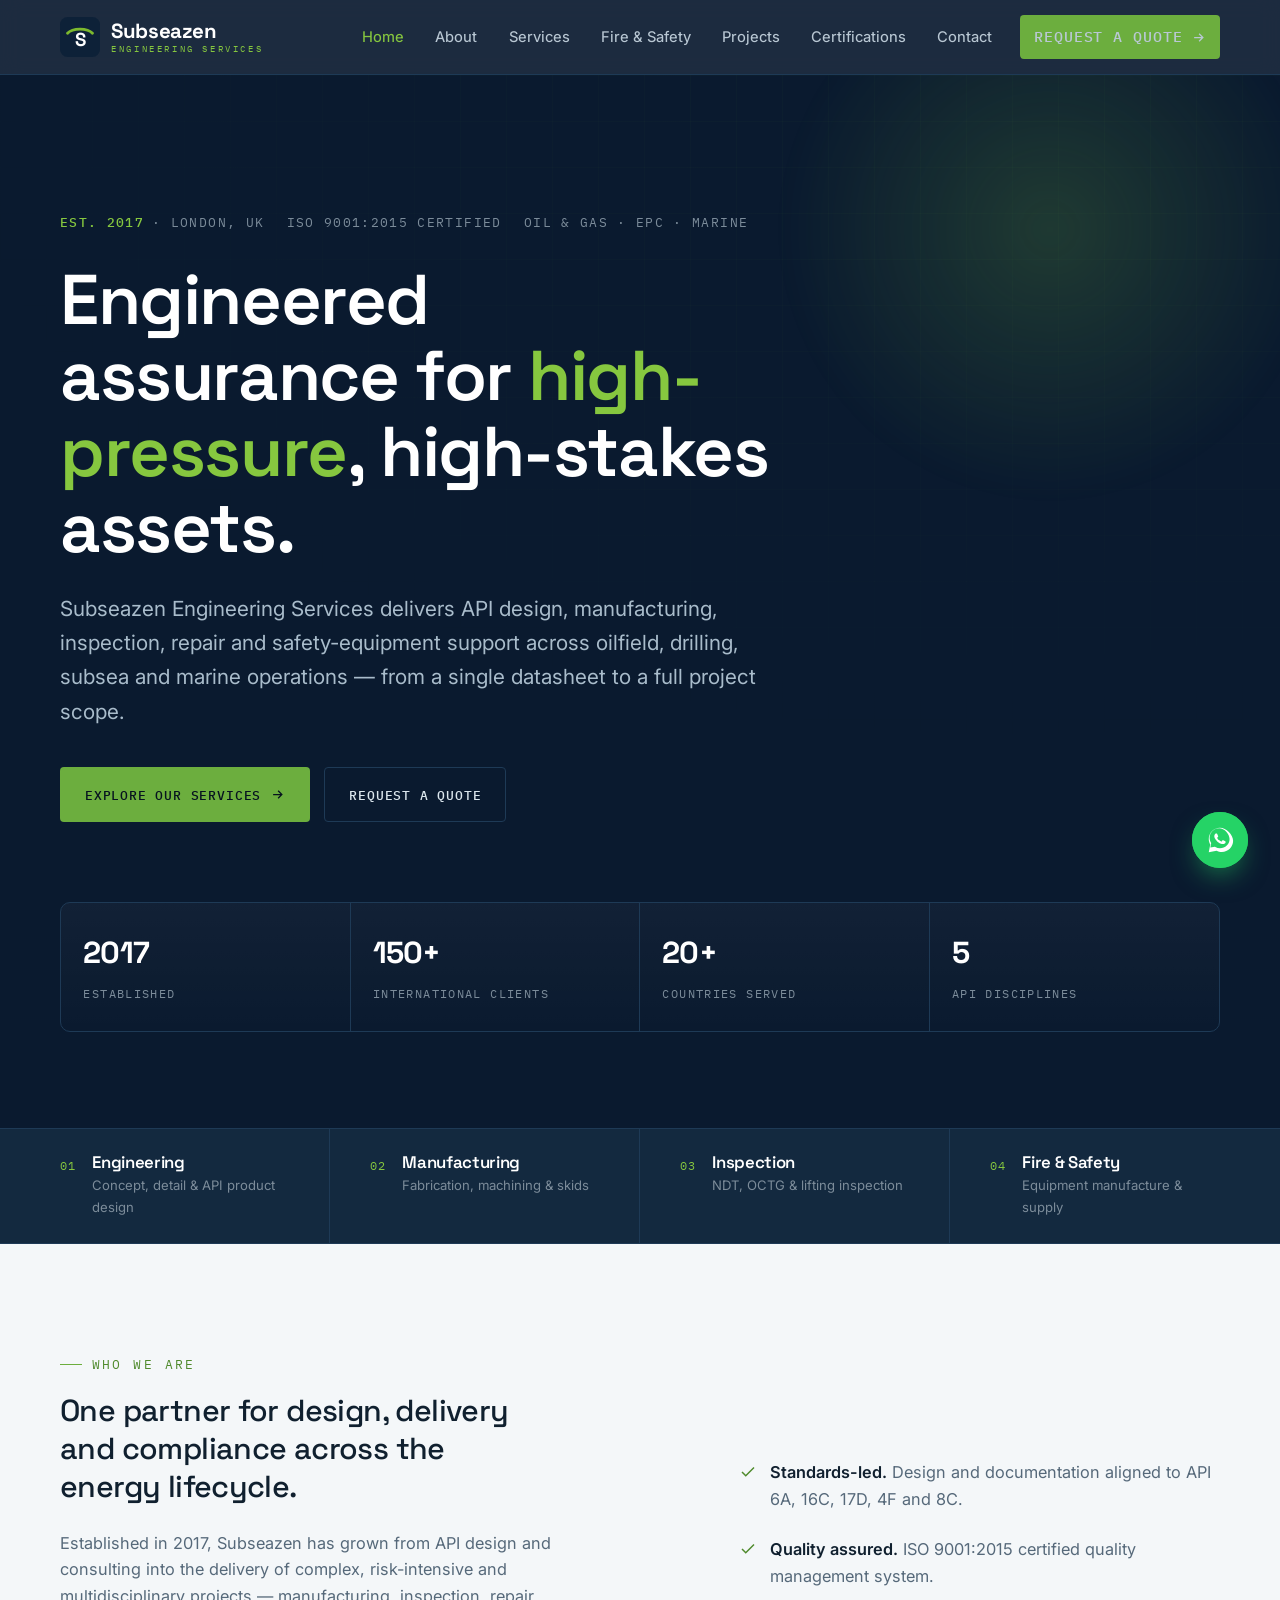
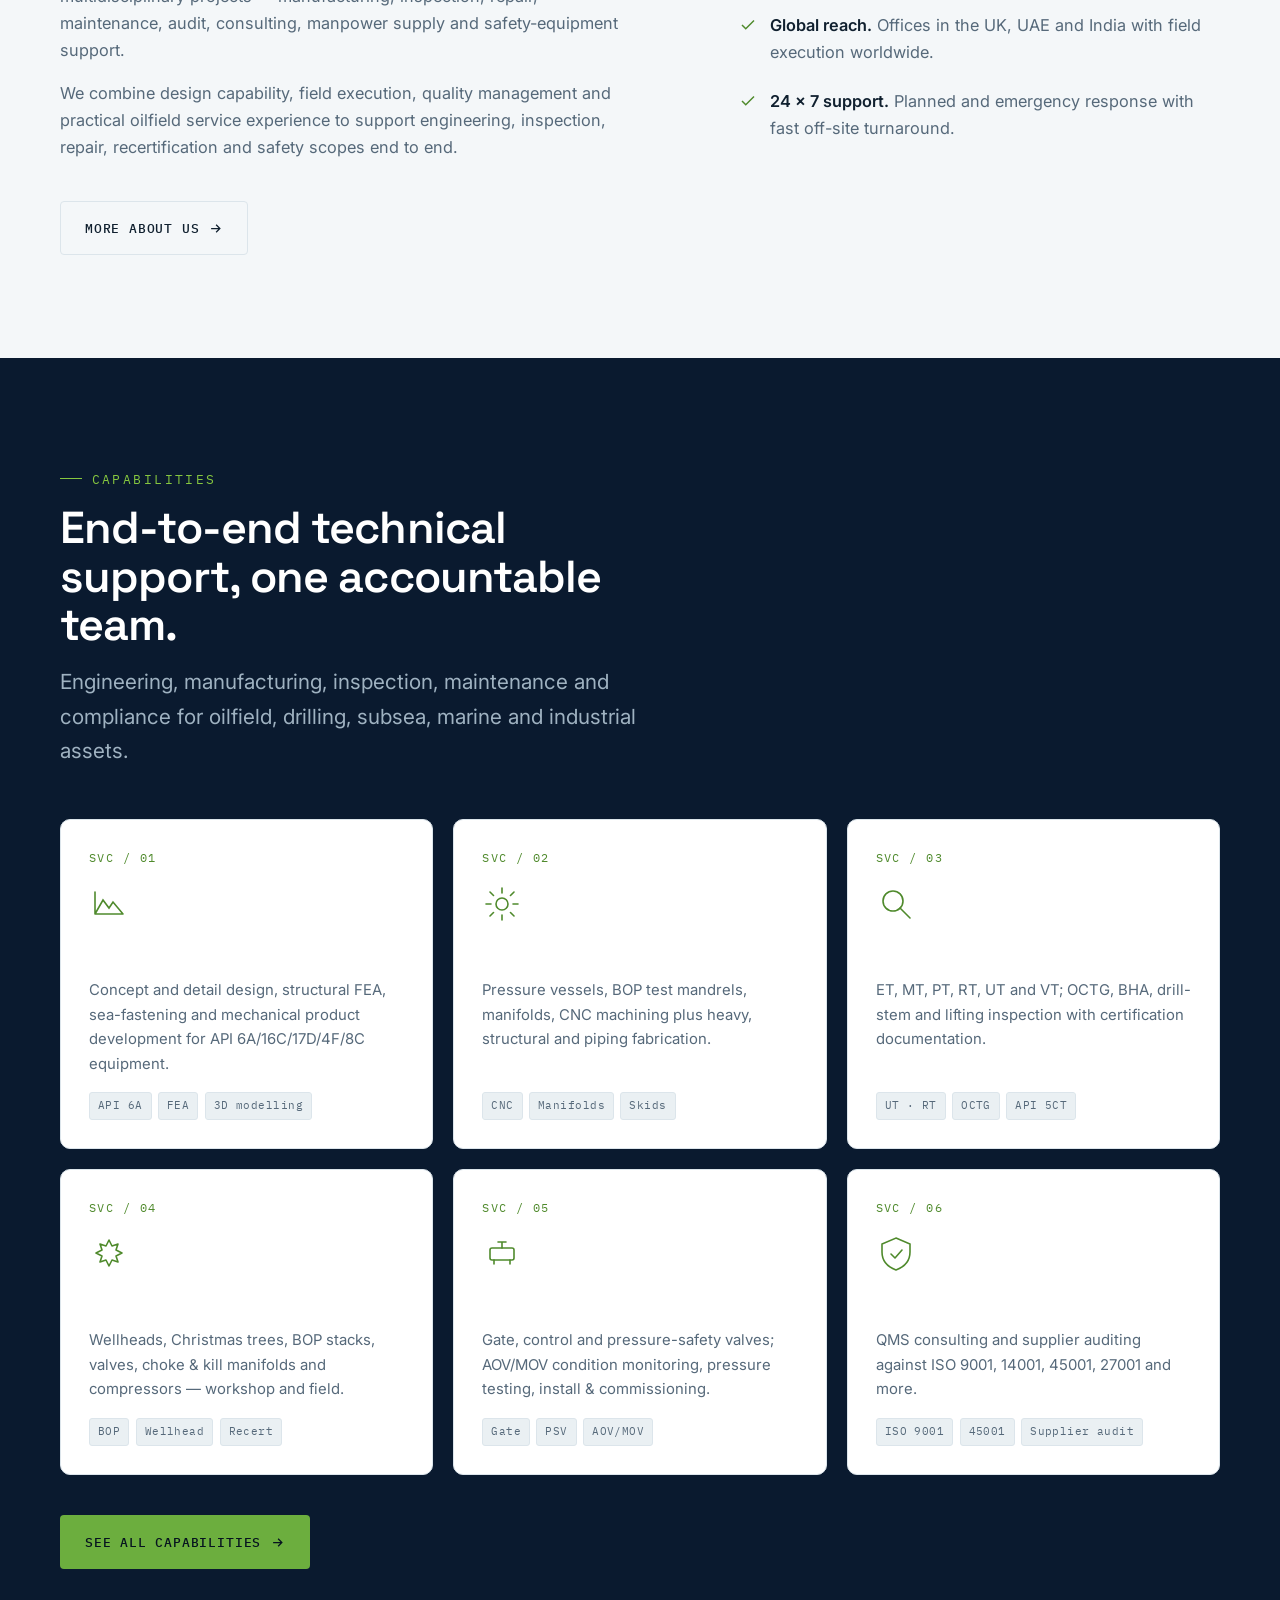
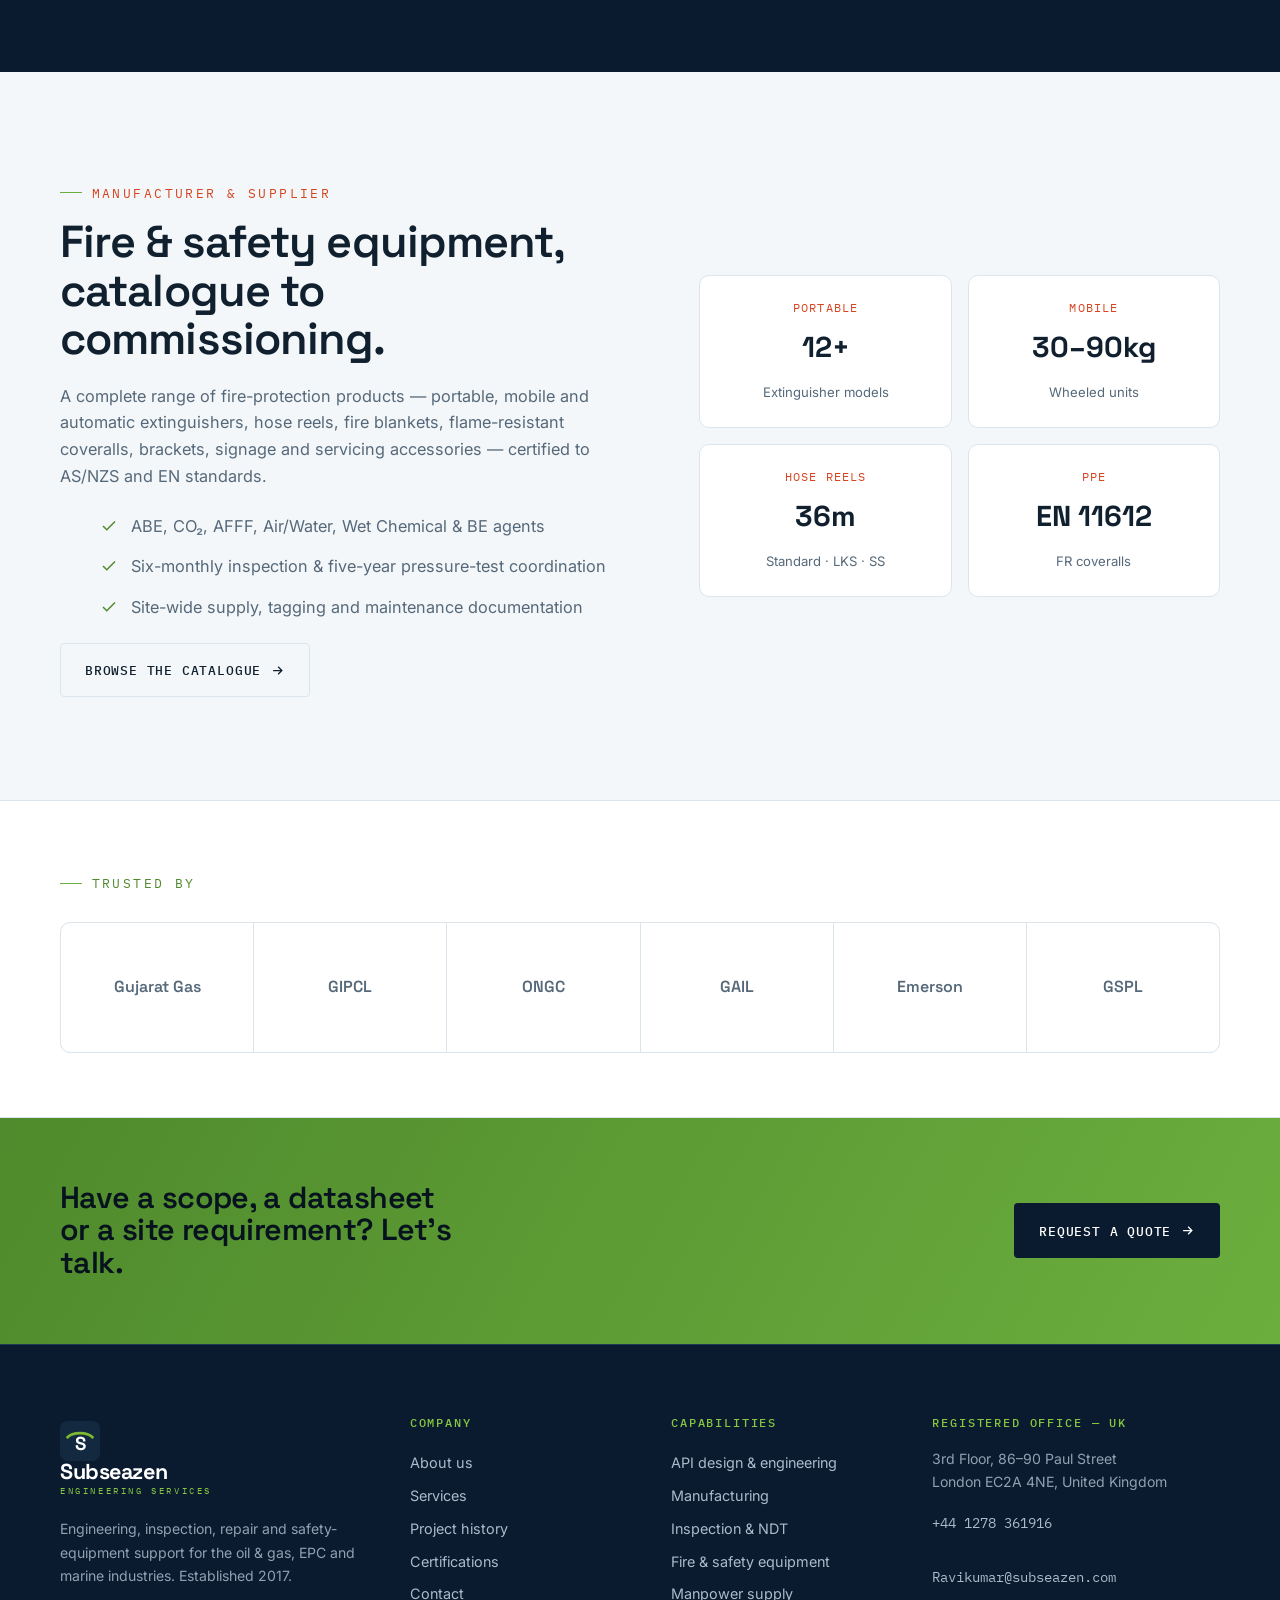
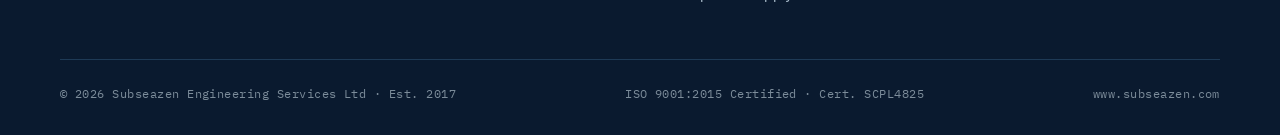
<file: index.html>
<!DOCTYPE html>
<html lang="en">
<head>
<meta charset="utf-8">
<meta name="viewport" content="width=device-width, initial-scale=1">
<title>Subseazen Engineering Services | Oil, Gas & Marine Engineering, Inspection & Fire Safety</title>
<meta name="description" content="UK-based engineering firm (est. 2017) delivering API design, manufacturing, inspection, repair and fire-safety equipment for oil & gas, EPC and marine industries. ISO 9001:2015 certified.">
<link rel="canonical" href="https://www.subseazen.com/">
<meta name="theme-color" content="#0a1a2f">
<meta name="robots" content="index,follow">
<!-- Open Graph -->
<meta property="og:type" content="website">
<meta property="og:site_name" content="Subseazen Engineering Services">
<meta property="og:title" content="Subseazen Engineering Services | Oil, Gas & Marine Engineering, Inspection & Fire Safety">
<meta property="og:description" content="UK-based engineering firm (est. 2017) delivering API design, manufacturing, inspection, repair and fire-safety equipment for oil & gas, EPC and marine industries. ISO 9001:2015 certified.">
<meta property="og:url" content="https://www.subseazen.com/">
<meta property="og:image" content="https://www.subseazen.com/assets/favicon.svg">
<meta name="twitter:card" content="summary">
<!-- Icons -->
<link rel="icon" href="assets/favicon.svg" type="image/svg+xml">
<link rel="apple-touch-icon" href="assets/favicon.svg">
<!-- Fonts -->
<link rel="preconnect" href="https://fonts.googleapis.com">
<link rel="preconnect" href="https://fonts.gstatic.com" crossorigin>
<link href="https://fonts.googleapis.com/css2?family=Space+Grotesk:wght@400;500;600;700&family=Inter:wght@400;450;500;600&family=IBM+Plex+Mono:wght@400;500&display=swap" rel="stylesheet">
<link rel="stylesheet" href="css/style.css">
<script type="application/ld+json">
{
  "@context":"https://schema.org",
  "@type":"Organization",
  "name":"Subseazen Engineering Services Ltd",
  "url":"https://www.subseazen.com",
  "foundingDate":"2017",
  "logo":"https://www.subseazen.com/assets/favicon.svg",
  "description":"Engineering, inspection, repair and safety-equipment services for the oil & gas, EPC and marine industries.",
  "email":"Ravikumar@subseazen.com",
  "telephone":"+44 1278 361916",
  "address":{
    "@type":"PostalAddress",
    "streetAddress":"3rd Floor, 86-90 Paul Street",
    "addressLocality":"London",
    "postalCode":"EC2A 4NE",
    "addressCountry":"GB"
  },
  "hasCredential":"ISO 9001:2015 (Cert. SCPL4825)",
  "sameAs":["https://www.subseazen.com"]
}
</script>
</head>
<body>
<header class="site-header">
  <div class="wrap">
    <nav class="nav" aria-label="Primary">
      <a class="brand" href="index.html" aria-label="Subseazen Engineering Services — home">
        <svg class="brand__mark" viewBox="0 0 64 64" aria-hidden="true">
          <rect width="64" height="64" rx="12" fill="#0d2138"/>
          <path d="M12 26c8-9 32-9 40 0" fill="none" stroke="#7cb92e" stroke-width="4.5" stroke-linecap="round"/>
          <text x="32" y="46" font-family="'Space Grotesk',sans-serif" font-size="30" font-weight="700" fill="#fff" text-anchor="middle">S</text>
        </svg>
        <span class="brand__text">
          <span class="brand__name">Subseazen</span>
          <span class="brand__sub">Engineering Services</span>
        </span>
      </a>
      <button class="nav__toggle" aria-label="Menu" aria-expanded="false" aria-controls="primary-menu"><span></span></button>
      <div class="nav__links" id="primary-menu">
        <a href="index.html">Home</a>
        <a href="about.html">About</a>
        <a href="services.html">Services</a>
        <a href="products.html">Fire &amp; Safety</a>
        <a href="projects.html">Projects</a>
        <a href="certifications.html">Certifications</a>
        <a href="contact.html">Contact</a>
        <a class="btn nav__cta" href="contact.html#quote">Request a quote
          <svg viewBox="0 0 24 24" fill="none" stroke="currentColor" stroke-width="2"><path d="M5 12h14M13 6l6 6-6 6"/></svg>
        </a>
      </div>
    </nav>
  </div>
</header>

<!-- HERO -->
<section class="hero">
  <div class="hero__grid" aria-hidden="true"></div>
  <div class="hero__glow" aria-hidden="true"></div>
  <div class="wrap hero__inner">
    <div class="hero__ribbon">
      <span><b>Est. 2017</b> · London, UK</span>
      <span>ISO 9001:2015 Certified</span>
      <span>Oil &amp; Gas · EPC · Marine</span>
    </div>
    <h1>Engineered assurance for <em>high-pressure</em>, high-stakes assets.</h1>
    <p class="hero__lead">Subseazen Engineering Services delivers API design, manufacturing, inspection, repair and safety-equipment support across oilfield, drilling, subsea and marine operations — from a single datasheet to a full project scope.</p>
    <div class="hero__actions">
      <a class="btn" href="services.html">Explore our services
        <svg viewBox="0 0 24 24" fill="none" stroke="currentColor" stroke-width="2"><path d="M5 12h14M13 6l6 6-6 6"/></svg></a>
      <a class="btn btn--ghost" href="contact.html#quote">Request a quote</a>
    </div>

    <div class="hero__stats" data-reveal>
      <div class="hero__stat"><b>2017</b><span>Established</span></div>
      <div class="hero__stat"><b>150+</b><span>International clients</span></div>
      <div class="hero__stat"><b>20+</b><span>Countries served</span></div>
      <div class="hero__stat"><b>5</b><span>API disciplines</span></div>
    </div>
  </div>
</section>

<!-- CAPABILITY STRIP -->
<section class="capstrip">
  <div class="wrap capstrip__row" style="padding-inline:0">
    <div class="capstrip__item"><span class="capstrip__num">01</span><div><h3>Engineering</h3><p>Concept, detail &amp; API product design</p></div></div>
    <div class="capstrip__item"><span class="capstrip__num">02</span><div><h3>Manufacturing</h3><p>Fabrication, machining &amp; skids</p></div></div>
    <div class="capstrip__item"><span class="capstrip__num">03</span><div><h3>Inspection</h3><p>NDT, OCTG &amp; lifting inspection</p></div></div>
    <div class="capstrip__item"><span class="capstrip__num">04</span><div><h3>Fire &amp; Safety</h3><p>Equipment manufacture &amp; supply</p></div></div>
  </div>
</section>

<!-- ABOUT TEASER -->
<section class="section">
  <div class="wrap split">
    <div data-reveal>
      <span class="eyebrow">Who we are</span>
      <p class="lead-xl" style="margin-top:1rem">One partner for design, delivery and compliance across the energy lifecycle.</p>
      <div class="prose" style="margin-top:1.5rem">
        <p>Established in 2017, Subseazen has grown from API design and consulting into the delivery of complex, risk-intensive and multidisciplinary projects — manufacturing, inspection, repair, maintenance, audit, consulting, manpower supply and safety-equipment support.</p>
        <p>We combine design capability, field execution, quality management and practical oilfield service experience to support engineering, inspection, repair, recertification and safety scopes end to end.</p>
      </div>
      <a class="btn btn--outline" href="about.html" style="margin-top:1.5rem">More about us
        <svg viewBox="0 0 24 24" fill="none" stroke="currentColor" stroke-width="2"><path d="M5 12h14M13 6l6 6-6 6"/></svg></a>
    </div>
    <div data-reveal>
      <ul class="flist" style="gap:1.4rem">
        <li><svg viewBox="0 0 24 24" fill="none" stroke="currentColor" stroke-width="2"><path d="M20 6L9 17l-5-5"/></svg><span><b>Standards-led.</b> Design and documentation aligned to API 6A, 16C, 17D, 4F and 8C.</span></li>
        <li><svg viewBox="0 0 24 24" fill="none" stroke="currentColor" stroke-width="2"><path d="M20 6L9 17l-5-5"/></svg><span><b>Quality assured.</b> ISO 9001:2015 certified quality management system.</span></li>
        <li><svg viewBox="0 0 24 24" fill="none" stroke="currentColor" stroke-width="2"><path d="M20 6L9 17l-5-5"/></svg><span><b>Global reach.</b> Offices in the UK, UAE and India with field execution worldwide.</span></li>
        <li><svg viewBox="0 0 24 24" fill="none" stroke="currentColor" stroke-width="2"><path d="M20 6L9 17l-5-5"/></svg><span><b>24 × 7 support.</b> Planned and emergency response with fast off-site turnaround.</span></li>
      </ul>
    </div>
  </div>
</section>

<!-- SERVICES OVERVIEW -->
<section class="section dark">
  <div class="wrap">
    <div class="section-head" data-reveal>
      <span class="eyebrow">Capabilities</span>
      <h2>End-to-end technical support, one accountable team.</h2>
      <p>Engineering, manufacturing, inspection, maintenance and compliance for oilfield, drilling, subsea, marine and industrial assets.</p>
    </div>
    <div class="grid grid--3">
      <article class="svc" data-reveal>
        <span class="svc__code">SVC / 01</span>
        <svg class="svc__icon" viewBox="0 0 40 40" fill="none" stroke="currentColor" stroke-width="1.6"><path d="M6 30l8-14 6 8 4-6 10 12M6 30h28M6 30V8" stroke-linecap="round"/></svg>
        <h3>Engineering &amp; API Design</h3>
        <p>Concept and detail design, structural FEA, sea-fastening and mechanical product development for API 6A/16C/17D/4F/8C equipment.</p>
        <div class="svc__tags"><span class="tag">API 6A</span><span class="tag">FEA</span><span class="tag">3D modelling</span></div>
      </article>
      <article class="svc" data-reveal>
        <span class="svc__code">SVC / 02</span>
        <svg class="svc__icon" viewBox="0 0 40 40" fill="none" stroke="currentColor" stroke-width="1.6"><circle cx="20" cy="20" r="6"/><path d="M20 4v5M20 31v5M4 20h5M31 20h5M8 8l3.5 3.5M28.5 28.5L32 32M32 8l-3.5 3.5M11.5 28.5L8 32" stroke-linecap="round"/></svg>
        <h3>Manufacturing &amp; Fabrication</h3>
        <p>Pressure vessels, BOP test mandrels, manifolds, CNC machining plus heavy, structural and piping fabrication.</p>
        <div class="svc__tags"><span class="tag">CNC</span><span class="tag">Manifolds</span><span class="tag">Skids</span></div>
      </article>
      <article class="svc" data-reveal>
        <span class="svc__code">SVC / 03</span>
        <svg class="svc__icon" viewBox="0 0 40 40" fill="none" stroke="currentColor" stroke-width="1.6"><circle cx="17" cy="17" r="10"/><path d="M24 24l10 10" stroke-linecap="round"/></svg>
        <h3>Inspection &amp; NDT</h3>
        <p>ET, MT, PT, RT, UT and VT; OCTG, BHA, drill-stem and lifting inspection with certification documentation.</p>
        <div class="svc__tags"><span class="tag">UT · RT</span><span class="tag">OCTG</span><span class="tag">API 5CT</span></div>
      </article>
      <article class="svc" data-reveal>
        <span class="svc__code">SVC / 04</span>
        <svg class="svc__icon" viewBox="0 0 40 40" fill="none" stroke="currentColor" stroke-width="1.6"><path d="M20 6l3 6 6-2-2 6 6 3-6 3 2 6-6-2-3 6-3-6-6 2 2-6-6-3 6-3-2-6 6 2z" stroke-linejoin="round"/></svg>
        <h3>Repair &amp; Recertification</h3>
        <p>Wellheads, Christmas trees, BOP stacks, valves, choke &amp; kill manifolds and compressors — workshop and field.</p>
        <div class="svc__tags"><span class="tag">BOP</span><span class="tag">Wellhead</span><span class="tag">Recert</span></div>
      </article>
      <article class="svc" data-reveal>
        <span class="svc__code">SVC / 05</span>
        <svg class="svc__icon" viewBox="0 0 40 40" fill="none" stroke="currentColor" stroke-width="1.6"><rect x="8" y="14" width="24" height="12" rx="2"/><path d="M20 14V8M16 8h8M12 26v4M28 26v4" stroke-linecap="round"/></svg>
        <h3>Valves — Repair &amp; Testing</h3>
        <p>Gate, control and pressure-safety valves; AOV/MOV condition monitoring, pressure testing, install &amp; commissioning.</p>
        <div class="svc__tags"><span class="tag">Gate</span><span class="tag">PSV</span><span class="tag">AOV/MOV</span></div>
      </article>
      <article class="svc" data-reveal>
        <span class="svc__code">SVC / 06</span>
        <svg class="svc__icon" viewBox="0 0 40 40" fill="none" stroke="currentColor" stroke-width="1.6"><path d="M20 4l14 6v8c0 9-6 15-14 18C12 33 6 27 6 18v-8z"/><path d="M15 20l4 4 7-8" stroke-linecap="round" stroke-linejoin="round"/></svg>
        <h3>Audit &amp; Consulting</h3>
        <p>QMS consulting and supplier auditing against ISO 9001, 14001, 45001, 27001 and more.</p>
        <div class="svc__tags"><span class="tag">ISO 9001</span><span class="tag">45001</span><span class="tag">Supplier audit</span></div>
      </article>
    </div>
    <div style="margin-top:2.5rem" data-reveal>
      <a class="btn" href="services.html">See all capabilities
        <svg viewBox="0 0 24 24" fill="none" stroke="currentColor" stroke-width="2"><path d="M5 12h14M13 6l6 6-6 6"/></svg></a>
    </div>
  </div>
</section>

<!-- FIRE & SAFETY TEASER -->
<section class="section">
  <div class="wrap split">
    <div data-reveal>
      <span class="eyebrow" style="color:var(--safety)">Manufacturer &amp; supplier</span>
      <h2 style="font-size:var(--step-3);margin-top:.9rem">Fire &amp; safety equipment, catalogue to commissioning.</h2>
      <div class="prose" style="margin-top:1.2rem">
        <p>A complete range of fire-protection products — portable, mobile and automatic extinguishers, hose reels, fire blankets, flame-resistant coveralls, brackets, signage and servicing accessories — certified to AS/NZS and EN standards.</p>
      </div>
      <ul class="flist" style="margin:1.4rem 0">
        <li><svg viewBox="0 0 24 24" fill="none" stroke="currentColor" stroke-width="2"><path d="M20 6L9 17l-5-5"/></svg><span>ABE, CO₂, AFFF, Air/Water, Wet Chemical &amp; BE agents</span></li>
        <li><svg viewBox="0 0 24 24" fill="none" stroke="currentColor" stroke-width="2"><path d="M20 6L9 17l-5-5"/></svg><span>Six-monthly inspection &amp; five-year pressure-test coordination</span></li>
        <li><svg viewBox="0 0 24 24" fill="none" stroke="currentColor" stroke-width="2"><path d="M20 6L9 17l-5-5"/></svg><span>Site-wide supply, tagging and maintenance documentation</span></li>
      </ul>
      <a class="btn btn--outline" href="products.html">Browse the catalogue
        <svg viewBox="0 0 24 24" fill="none" stroke="currentColor" stroke-width="2"><path d="M5 12h14M13 6l6 6-6 6"/></svg></a>
    </div>
    <div data-reveal>
      <div class="grid grid--2" style="gap:1rem">
        <div class="office" style="text-align:center"><div style="font-family:var(--f-mono);font-size:.72rem;color:var(--safety);letter-spacing:.1em">PORTABLE</div><b style="font-family:var(--f-display);font-size:1.8rem;display:block;margin:.4rem 0">12+</b><span style="font-size:.82rem;color:var(--slate)">Extinguisher models</span></div>
        <div class="office" style="text-align:center"><div style="font-family:var(--f-mono);font-size:.72rem;color:var(--safety);letter-spacing:.1em">MOBILE</div><b style="font-family:var(--f-display);font-size:1.8rem;display:block;margin:.4rem 0">30–90kg</b><span style="font-size:.82rem;color:var(--slate)">Wheeled units</span></div>
        <div class="office" style="text-align:center"><div style="font-family:var(--f-mono);font-size:.72rem;color:var(--safety);letter-spacing:.1em">HOSE REELS</div><b style="font-family:var(--f-display);font-size:1.8rem;display:block;margin:.4rem 0">36m</b><span style="font-size:.82rem;color:var(--slate)">Standard · LKS · SS</span></div>
        <div class="office" style="text-align:center"><div style="font-family:var(--f-mono);font-size:.72rem;color:var(--safety);letter-spacing:.1em">PPE</div><b style="font-family:var(--f-display);font-size:1.8rem;display:block;margin:.4rem 0">EN 11612</b><span style="font-size:.82rem;color:var(--slate)">FR coveralls</span></div>
      </div>
    </div>
  </div>
</section>

<!-- CLIENTS -->
<section class="section section--tight" style="background:var(--white);border-block:1px solid var(--line)">
  <div class="wrap">
    <div class="section-head" style="margin-bottom:1.75rem" data-reveal>
      <span class="eyebrow">Trusted by</span>
    </div>
    <div class="clients" data-reveal>
      <div>Gujarat Gas</div>
      <div>GIPCL</div>
      <div>ONGC</div>
      <div>GAIL</div>
      <div>Emerson</div>
      <div>GSPL</div>
    </div>
  </div>
</section>

<!-- CTA BAND -->
<section class="section--tight ctaband">
  <div class="wrap ctaband__inner">
    <h2>Have a scope, a datasheet or a site requirement? Let's talk.</h2>
    <a class="btn" href="contact.html#quote">Request a quote
      <svg viewBox="0 0 24 24" fill="none" stroke="currentColor" stroke-width="2"><path d="M5 12h14M13 6l6 6-6 6"/></svg></a>
  </div>
</section>

<footer class="site-footer">
  <div class="wrap">
    <div class="footer-grid">
      <div class="footer-brand">
        <a class="brand" href="index.html">
          <svg class="brand__mark" viewBox="0 0 64 64" aria-hidden="true">
            <rect width="64" height="64" rx="12" fill="#13293f"/>
            <path d="M12 26c8-9 32-9 40 0" fill="none" stroke="#7cb92e" stroke-width="4.5" stroke-linecap="round"/>
            <text x="32" y="46" font-family="'Space Grotesk',sans-serif" font-size="30" font-weight="700" fill="#fff" text-anchor="middle">S</text>
          </svg>
          <span class="brand__text"><span class="brand__name">Subseazen</span><span class="brand__sub">Engineering Services</span></span>
        </a>
        <p style="margin-top:1.1rem;max-width:34ch">Engineering, inspection, repair and safety-equipment support for the oil &amp; gas, EPC and marine industries. Established 2017.</p>
      </div>
      <div>
        <h4>Company</h4>
        <a href="about.html">About us</a>
        <a href="services.html">Services</a>
        <a href="projects.html">Project history</a>
        <a href="certifications.html">Certifications</a>
        <a href="contact.html">Contact</a>
      </div>
      <div>
        <h4>Capabilities</h4>
        <a href="services.html#engineering">API design &amp; engineering</a>
        <a href="services.html#manufacturing">Manufacturing</a>
        <a href="services.html#inspection">Inspection &amp; NDT</a>
        <a href="products.html">Fire &amp; safety equipment</a>
        <a href="services.html#manpower">Manpower supply</a>
      </div>
      <div>
        <h4>Registered office — UK</h4>
        <p>3rd Floor, 86–90 Paul Street<br>London EC2A 4NE, United Kingdom</p>
        <p style="margin-top:.8rem;font-family:var(--f-mono);font-size:.82rem;color:#a9bccb">
          <a href="tel:+441278361916">+44 1278 361916</a><br>
          <a href="mailto:Ravikumar@subseazen.com">Ravikumar@subseazen.com</a>
        </p>
      </div>
    </div>
    <div class="footer-bottom">
      <span>© <span id="year">2026</span> Subseazen Engineering Services Ltd · Est. 2017</span>
      <span>ISO 9001:2015 Certified · Cert. SCPL4825</span>
      <span><a href="https://www.subseazen.com">www.subseazen.com</a></span>
    </div>
  </div>
</footer>

<a class="wa" href="https://wa.me/447587261490?text=Hello%20Subseazen%2C%20I%27d%20like%20to%20enquire%20about%20your%20services." target="_blank" rel="noopener" aria-label="Chat on WhatsApp">
  <svg viewBox="0 0 32 32" fill="currentColor" aria-hidden="true"><path d="M16 3C9.4 3 4 8.4 4 15c0 2.1.6 4.1 1.6 5.9L4 29l8.3-1.5c1.7.9 3.6 1.4 5.7 1.4 6.6 0 12-5.4 12-12S22.6 3 16 3zm0 21.8c-1.8 0-3.5-.5-5-1.4l-.4-.2-4.9.9.9-4.8-.2-.4c-1-1.6-1.5-3.4-1.5-5.3 0-5.6 4.6-10.2 10.2-10.2S26.2 9.4 26.2 15 21.6 24.8 16 24.8zm5.6-7.6c-.3-.2-1.8-.9-2.1-1s-.5-.2-.7.1c-.2.3-.8 1-.9 1.2-.2.2-.3.2-.6.1-.3-.2-1.3-.5-2.5-1.5-.9-.8-1.5-1.8-1.7-2.1-.2-.3 0-.5.1-.6l.5-.5c.1-.2.2-.3.3-.5.1-.2 0-.4 0-.5s-.7-1.7-1-2.3c-.3-.6-.5-.5-.7-.5h-.6c-.2 0-.5.1-.8.4-.3.3-1 1-1 2.5s1.1 2.9 1.2 3.1c.2.2 2.1 3.2 5.1 4.5.7.3 1.3.5 1.7.6.7.2 1.4.2 1.9.1.6-.1 1.8-.7 2-1.4.3-.7.3-1.3.2-1.4-.1-.1-.3-.2-.6-.3z"/></svg>
</a>

<script src="js/main.js" defer></script>

</body>
</html>
</file>
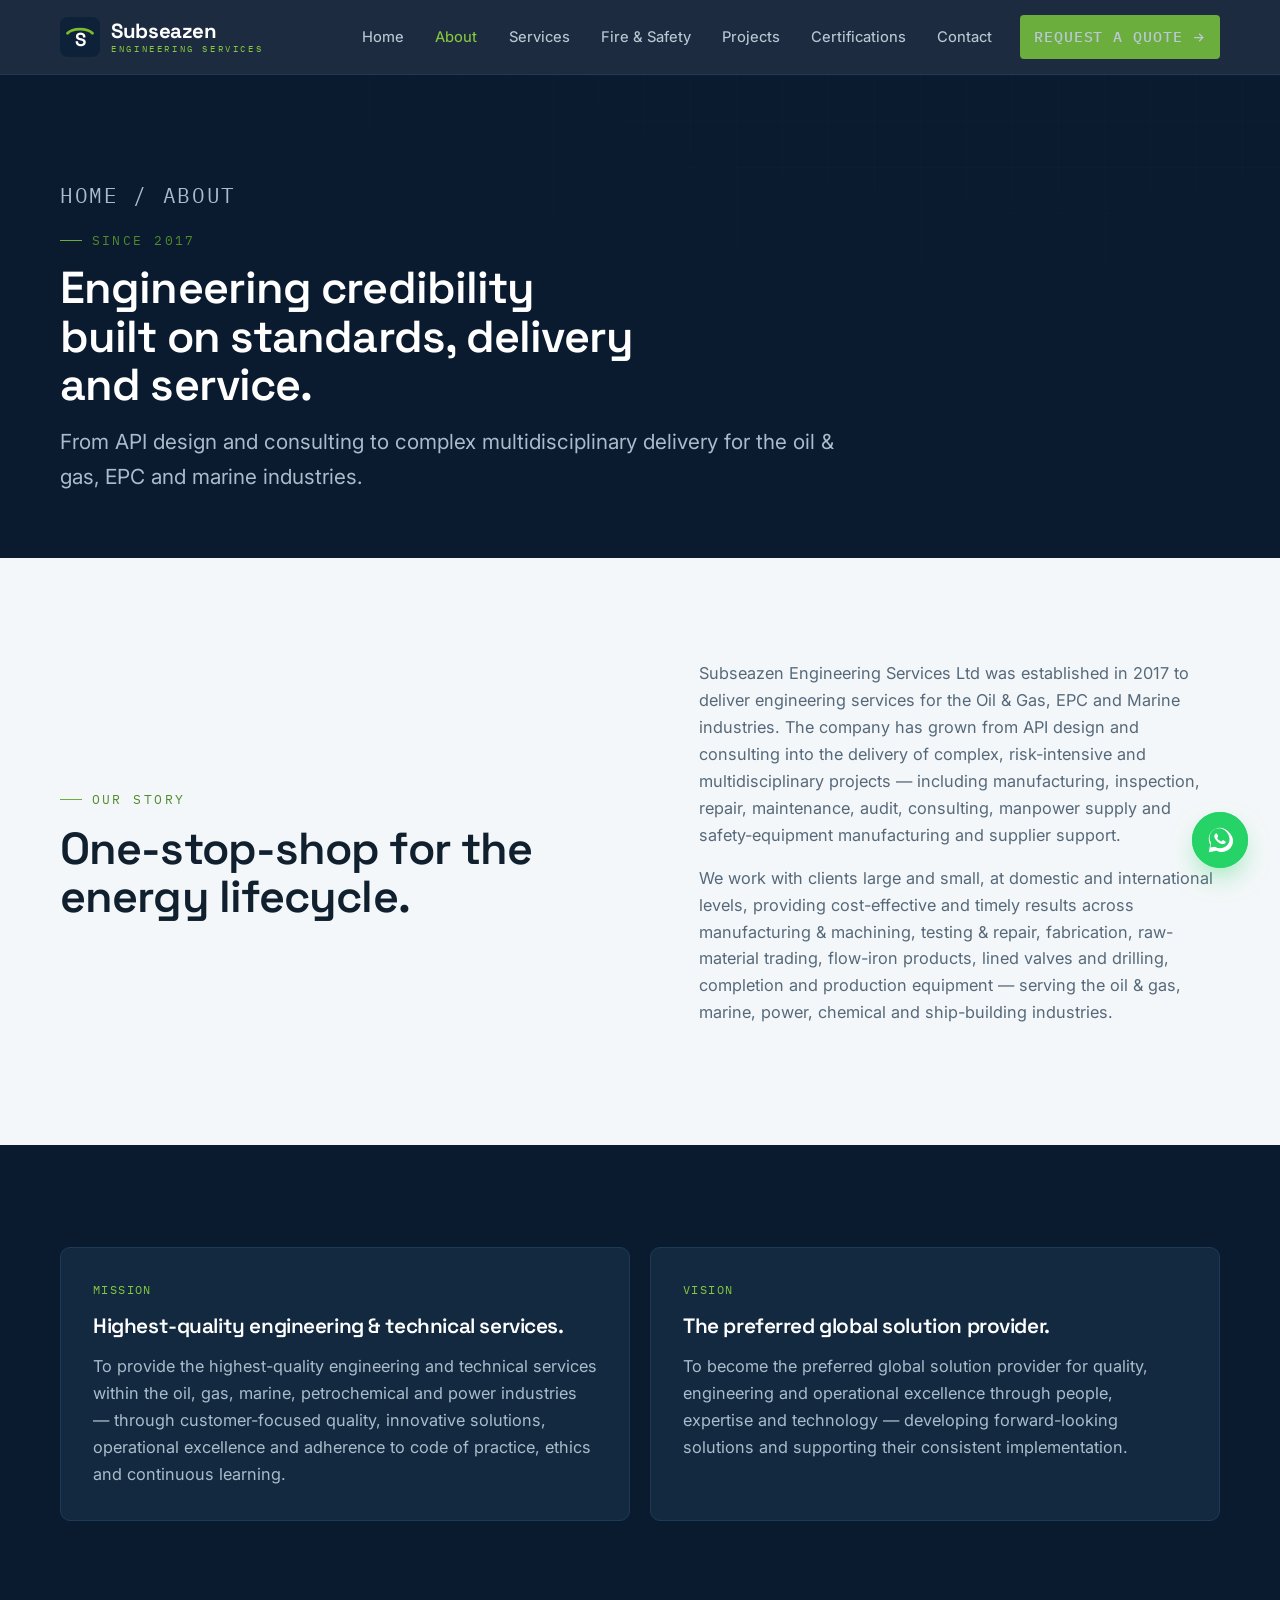
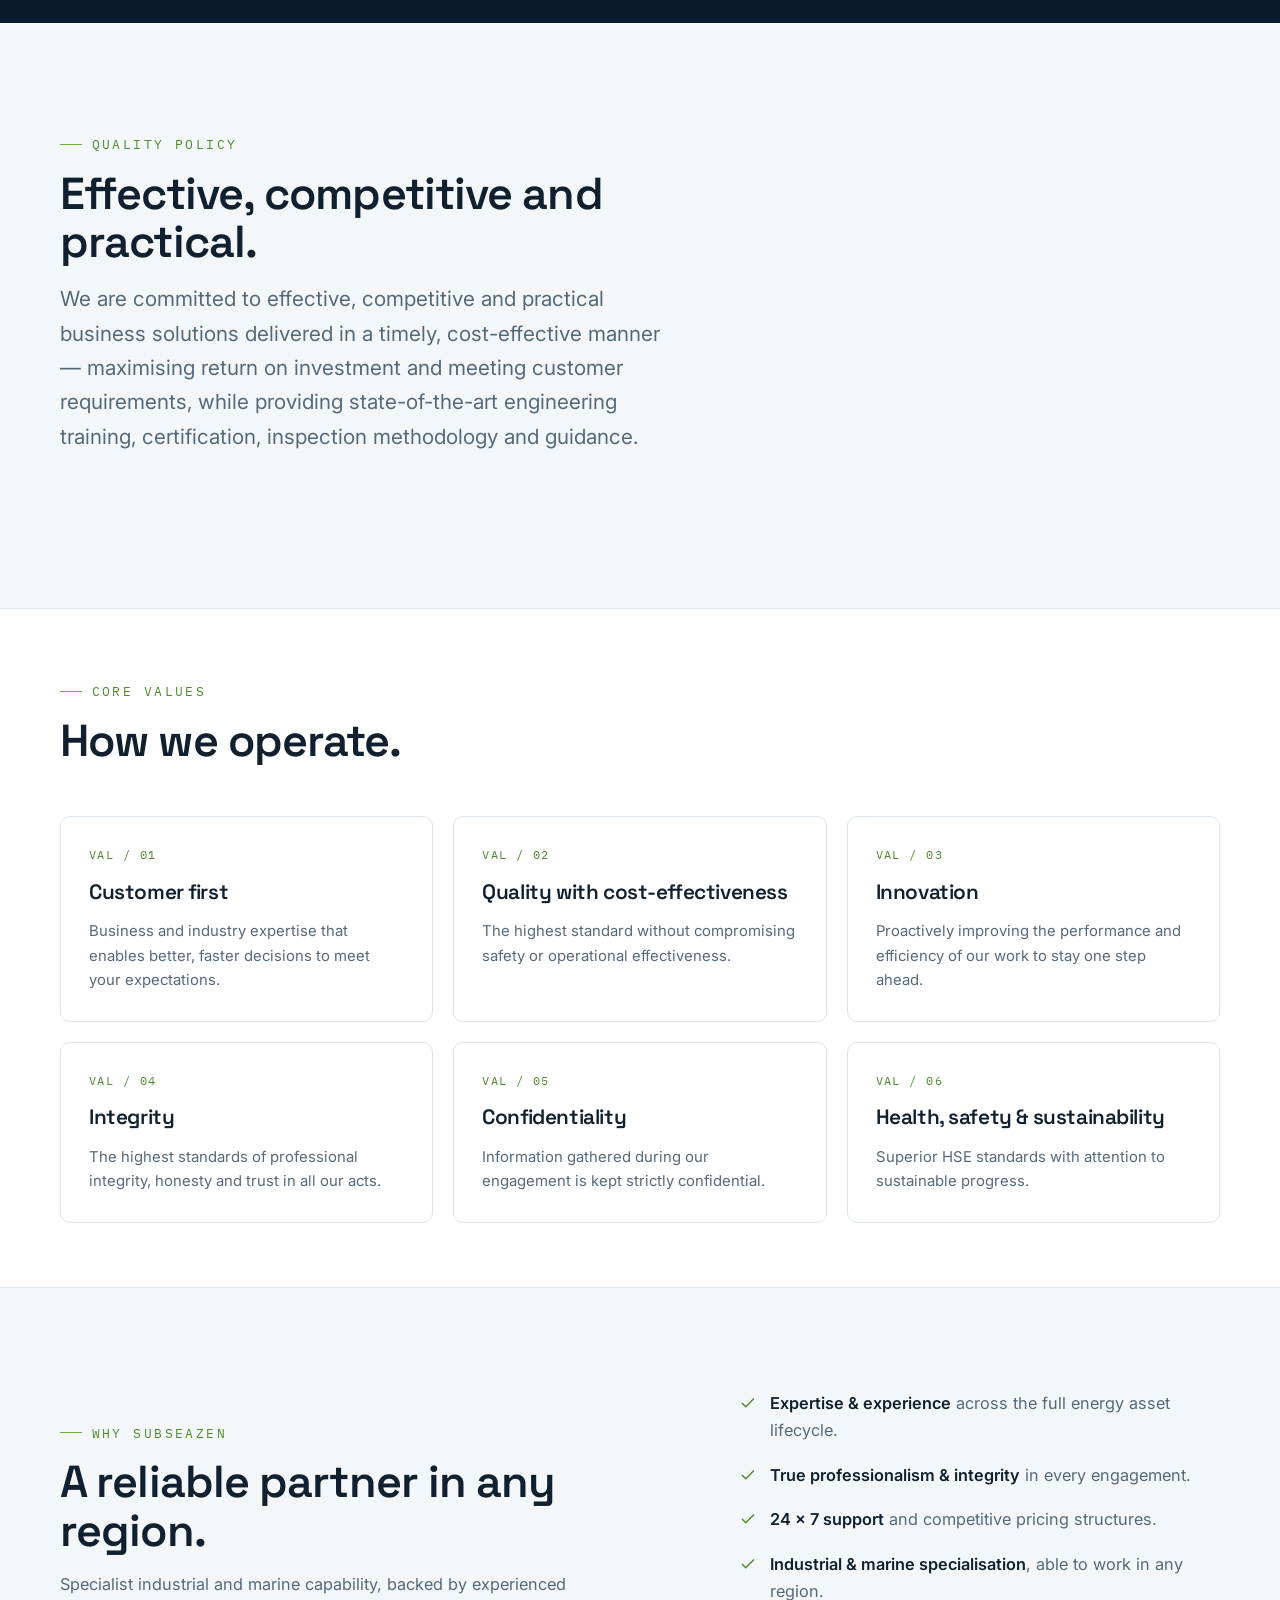
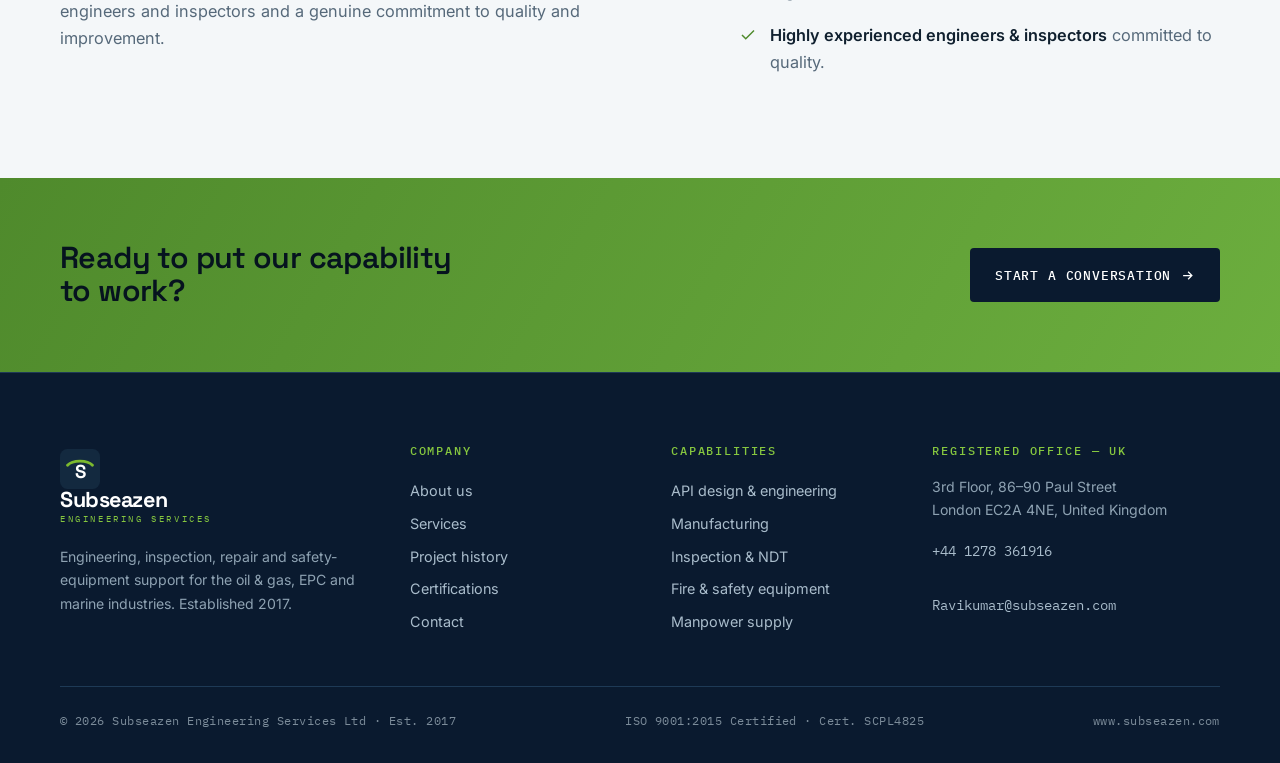
<file: about.html>
<!DOCTYPE html>
<html lang="en">
<head>
<meta charset="utf-8">
<meta name="viewport" content="width=device-width, initial-scale=1">
<title>About | Subseazen Engineering Services</title>
<meta name="description" content="Established 2017, Subseazen is a one-stop engineering partner for oil & gas, EPC and marine — from API design and consulting to manufacturing, inspection, repair and safety-equipment supply.">
<link rel="canonical" href="https://www.subseazen.com/about.html">
<meta name="theme-color" content="#0a1a2f">
<meta name="robots" content="index,follow">
<!-- Open Graph -->
<meta property="og:type" content="website">
<meta property="og:site_name" content="Subseazen Engineering Services">
<meta property="og:title" content="About | Subseazen Engineering Services">
<meta property="og:description" content="Established 2017, Subseazen is a one-stop engineering partner for oil & gas, EPC and marine — from API design and consulting to manufacturing, inspection, repair and safety-equipment supply.">
<meta property="og:url" content="https://www.subseazen.com/about.html">
<meta property="og:image" content="https://www.subseazen.com/assets/favicon.svg">
<meta name="twitter:card" content="summary">
<!-- Icons -->
<link rel="icon" href="assets/favicon.svg" type="image/svg+xml">
<link rel="apple-touch-icon" href="assets/favicon.svg">
<!-- Fonts -->
<link rel="preconnect" href="https://fonts.googleapis.com">
<link rel="preconnect" href="https://fonts.gstatic.com" crossorigin>
<link href="https://fonts.googleapis.com/css2?family=Space+Grotesk:wght@400;500;600;700&family=Inter:wght@400;450;500;600&family=IBM+Plex+Mono:wght@400;500&display=swap" rel="stylesheet">
<link rel="stylesheet" href="css/style.css">

</head>
<body>
<header class="site-header">
  <div class="wrap">
    <nav class="nav" aria-label="Primary">
      <a class="brand" href="index.html" aria-label="Subseazen Engineering Services — home">
        <svg class="brand__mark" viewBox="0 0 64 64" aria-hidden="true">
          <rect width="64" height="64" rx="12" fill="#0d2138"/>
          <path d="M12 26c8-9 32-9 40 0" fill="none" stroke="#7cb92e" stroke-width="4.5" stroke-linecap="round"/>
          <text x="32" y="46" font-family="'Space Grotesk',sans-serif" font-size="30" font-weight="700" fill="#fff" text-anchor="middle">S</text>
        </svg>
        <span class="brand__text">
          <span class="brand__name">Subseazen</span>
          <span class="brand__sub">Engineering Services</span>
        </span>
      </a>
      <button class="nav__toggle" aria-label="Menu" aria-expanded="false" aria-controls="primary-menu"><span></span></button>
      <div class="nav__links" id="primary-menu">
        <a href="index.html">Home</a>
        <a href="about.html">About</a>
        <a href="services.html">Services</a>
        <a href="products.html">Fire &amp; Safety</a>
        <a href="projects.html">Projects</a>
        <a href="certifications.html">Certifications</a>
        <a href="contact.html">Contact</a>
        <a class="btn nav__cta" href="contact.html#quote">Request a quote
          <svg viewBox="0 0 24 24" fill="none" stroke="currentColor" stroke-width="2"><path d="M5 12h14M13 6l6 6-6 6"/></svg>
        </a>
      </div>
    </nav>
  </div>
</header>

<section class="pbanner">
  <div class="hero__grid" aria-hidden="true"></div>
  <div class="wrap pbanner__inner">
    <p class="crumbs"><a href="index.html">Home</a> / About</p>
    <span class="eyebrow" style="margin-top:1rem">Since 2017</span>
    <h1>Engineering credibility built on standards, delivery and service.</h1>
    <p>From API design and consulting to complex multidisciplinary delivery for the oil &amp; gas, EPC and marine industries.</p>
  </div>
</section>

<section class="section">
  <div class="wrap split">
    <div data-reveal>
      <span class="eyebrow">Our story</span>
      <h2 style="font-size:var(--step-3);margin-top:.9rem">One-stop-shop for the energy lifecycle.</h2>
    </div>
    <div class="prose" data-reveal>
      <p>Subseazen Engineering Services Ltd was established in 2017 to deliver engineering services for the Oil &amp; Gas, EPC and Marine industries. The company has grown from API design and consulting into the delivery of complex, risk-intensive and multidisciplinary projects — including manufacturing, inspection, repair, maintenance, audit, consulting, manpower supply and safety-equipment manufacturing and supplier support.</p>
      <p>We work with clients large and small, at domestic and international levels, providing cost-effective and timely results across manufacturing &amp; machining, testing &amp; repair, fabrication, raw-material trading, flow-iron products, lined valves and drilling, completion and production equipment — serving the oil &amp; gas, marine, power, chemical and ship-building industries.</p>
    </div>
  </div>
</section>

<!-- MISSION / VISION -->
<section class="section dark">
  <div class="wrap">
    <div class="grid grid--2">
      <div class="certcard" style="background:var(--steel);border-color:var(--steel-line);color:#cdd9e1" data-reveal>
        <span class="mono-label" style="color:var(--brand-2)">Mission</span>
        <h3 style="color:#fff">Highest-quality engineering &amp; technical services.</h3>
        <p style="color:#a9bccb">To provide the highest-quality engineering and technical services within the oil, gas, marine, petrochemical and power industries — through customer-focused quality, innovative solutions, operational excellence and adherence to code of practice, ethics and continuous learning.</p>
      </div>
      <div class="certcard" style="background:var(--steel);border-color:var(--steel-line);color:#cdd9e1" data-reveal>
        <span class="mono-label" style="color:var(--brand-2)">Vision</span>
        <h3 style="color:#fff">The preferred global solution provider.</h3>
        <p style="color:#a9bccb">To become the preferred global solution provider for quality, engineering and operational excellence through people, expertise and technology — developing forward-looking solutions and supporting their consistent implementation.</p>
      </div>
    </div>
  </div>
</section>

<!-- QUALITY POLICY -->
<section class="section">
  <div class="wrap">
    <div class="section-head" data-reveal>
      <span class="eyebrow">Quality policy</span>
      <h2>Effective, competitive and practical.</h2>
      <p>We are committed to effective, competitive and practical business solutions delivered in a timely, cost-effective manner — maximising return on investment and meeting customer requirements, while providing state-of-the-art engineering training, certification, inspection methodology and guidance.</p>
    </div>
  </div>
</section>

<!-- CORE VALUES -->
<section class="section section--tight" style="background:var(--white);border-block:1px solid var(--line)">
  <div class="wrap">
    <div class="section-head" data-reveal><span class="eyebrow">Core values</span><h2>How we operate.</h2></div>
    <div class="grid grid--3">
      <article class="svc" data-reveal><span class="svc__code">VAL / 01</span><h3>Customer first</h3><p>Business and industry expertise that enables better, faster decisions to meet your expectations.</p></article>
      <article class="svc" data-reveal><span class="svc__code">VAL / 02</span><h3>Quality with cost-effectiveness</h3><p>The highest standard without compromising safety or operational effectiveness.</p></article>
      <article class="svc" data-reveal><span class="svc__code">VAL / 03</span><h3>Innovation</h3><p>Proactively improving the performance and efficiency of our work to stay one step ahead.</p></article>
      <article class="svc" data-reveal><span class="svc__code">VAL / 04</span><h3>Integrity</h3><p>The highest standards of professional integrity, honesty and trust in all our acts.</p></article>
      <article class="svc" data-reveal><span class="svc__code">VAL / 05</span><h3>Confidentiality</h3><p>Information gathered during our engagement is kept strictly confidential.</p></article>
      <article class="svc" data-reveal><span class="svc__code">VAL / 06</span><h3>Health, safety &amp; sustainability</h3><p>Superior HSE standards with attention to sustainable progress.</p></article>
    </div>
  </div>
</section>

<!-- WHY SUBSEAZEN -->
<section class="section">
  <div class="wrap split">
    <div data-reveal>
      <span class="eyebrow">Why Subseazen</span>
      <h2 style="font-size:var(--step-3);margin-top:.9rem">A reliable partner in any region.</h2>
      <p style="color:var(--slate);margin-top:1rem">Specialist industrial and marine capability, backed by experienced engineers and inspectors and a genuine commitment to quality and improvement.</p>
    </div>
    <ul class="flist" style="gap:1.1rem" data-reveal>
      <li><svg viewBox="0 0 24 24" fill="none" stroke="currentColor" stroke-width="2"><path d="M20 6L9 17l-5-5"/></svg><span><b>Expertise &amp; experience</b> across the full energy asset lifecycle.</span></li>
      <li><svg viewBox="0 0 24 24" fill="none" stroke="currentColor" stroke-width="2"><path d="M20 6L9 17l-5-5"/></svg><span><b>True professionalism &amp; integrity</b> in every engagement.</span></li>
      <li><svg viewBox="0 0 24 24" fill="none" stroke="currentColor" stroke-width="2"><path d="M20 6L9 17l-5-5"/></svg><span><b>24 × 7 support</b> and competitive pricing structures.</span></li>
      <li><svg viewBox="0 0 24 24" fill="none" stroke="currentColor" stroke-width="2"><path d="M20 6L9 17l-5-5"/></svg><span><b>Industrial &amp; marine specialisation</b>, able to work in any region.</span></li>
      <li><svg viewBox="0 0 24 24" fill="none" stroke="currentColor" stroke-width="2"><path d="M20 6L9 17l-5-5"/></svg><span><b>Highly experienced engineers &amp; inspectors</b> committed to quality.</span></li>
    </ul>
  </div>
</section>

<section class="section--tight ctaband">
  <div class="wrap ctaband__inner">
    <h2>Ready to put our capability to work?</h2>
    <a class="btn" href="contact.html#quote">Start a conversation
      <svg viewBox="0 0 24 24" fill="none" stroke="currentColor" stroke-width="2"><path d="M5 12h14M13 6l6 6-6 6"/></svg></a>
  </div>
</section>

<footer class="site-footer">
  <div class="wrap">
    <div class="footer-grid">
      <div class="footer-brand">
        <a class="brand" href="index.html">
          <svg class="brand__mark" viewBox="0 0 64 64" aria-hidden="true">
            <rect width="64" height="64" rx="12" fill="#13293f"/>
            <path d="M12 26c8-9 32-9 40 0" fill="none" stroke="#7cb92e" stroke-width="4.5" stroke-linecap="round"/>
            <text x="32" y="46" font-family="'Space Grotesk',sans-serif" font-size="30" font-weight="700" fill="#fff" text-anchor="middle">S</text>
          </svg>
          <span class="brand__text"><span class="brand__name">Subseazen</span><span class="brand__sub">Engineering Services</span></span>
        </a>
        <p style="margin-top:1.1rem;max-width:34ch">Engineering, inspection, repair and safety-equipment support for the oil &amp; gas, EPC and marine industries. Established 2017.</p>
      </div>
      <div>
        <h4>Company</h4>
        <a href="about.html">About us</a>
        <a href="services.html">Services</a>
        <a href="projects.html">Project history</a>
        <a href="certifications.html">Certifications</a>
        <a href="contact.html">Contact</a>
      </div>
      <div>
        <h4>Capabilities</h4>
        <a href="services.html#engineering">API design &amp; engineering</a>
        <a href="services.html#manufacturing">Manufacturing</a>
        <a href="services.html#inspection">Inspection &amp; NDT</a>
        <a href="products.html">Fire &amp; safety equipment</a>
        <a href="services.html#manpower">Manpower supply</a>
      </div>
      <div>
        <h4>Registered office — UK</h4>
        <p>3rd Floor, 86–90 Paul Street<br>London EC2A 4NE, United Kingdom</p>
        <p style="margin-top:.8rem;font-family:var(--f-mono);font-size:.82rem;color:#a9bccb">
          <a href="tel:+441278361916">+44 1278 361916</a><br>
          <a href="mailto:Ravikumar@subseazen.com">Ravikumar@subseazen.com</a>
        </p>
      </div>
    </div>
    <div class="footer-bottom">
      <span>© <span id="year">2026</span> Subseazen Engineering Services Ltd · Est. 2017</span>
      <span>ISO 9001:2015 Certified · Cert. SCPL4825</span>
      <span><a href="https://www.subseazen.com">www.subseazen.com</a></span>
    </div>
  </div>
</footer>

<a class="wa" href="https://wa.me/447587261490?text=Hello%20Subseazen%2C%20I%27d%20like%20to%20enquire%20about%20your%20services." target="_blank" rel="noopener" aria-label="Chat on WhatsApp">
  <svg viewBox="0 0 32 32" fill="currentColor" aria-hidden="true"><path d="M16 3C9.4 3 4 8.4 4 15c0 2.1.6 4.1 1.6 5.9L4 29l8.3-1.5c1.7.9 3.6 1.4 5.7 1.4 6.6 0 12-5.4 12-12S22.6 3 16 3zm0 21.8c-1.8 0-3.5-.5-5-1.4l-.4-.2-4.9.9.9-4.8-.2-.4c-1-1.6-1.5-3.4-1.5-5.3 0-5.6 4.6-10.2 10.2-10.2S26.2 9.4 26.2 15 21.6 24.8 16 24.8zm5.6-7.6c-.3-.2-1.8-.9-2.1-1s-.5-.2-.7.1c-.2.3-.8 1-.9 1.2-.2.2-.3.2-.6.1-.3-.2-1.3-.5-2.5-1.5-.9-.8-1.5-1.8-1.7-2.1-.2-.3 0-.5.1-.6l.5-.5c.1-.2.2-.3.3-.5.1-.2 0-.4 0-.5s-.7-1.7-1-2.3c-.3-.6-.5-.5-.7-.5h-.6c-.2 0-.5.1-.8.4-.3.3-1 1-1 2.5s1.1 2.9 1.2 3.1c.2.2 2.1 3.2 5.1 4.5.7.3 1.3.5 1.7.6.7.2 1.4.2 1.9.1.6-.1 1.8-.7 2-1.4.3-.7.3-1.3.2-1.4-.1-.1-.3-.2-.6-.3z"/></svg>
</a>

<script src="js/main.js" defer></script>

</body>
</html>
</file>
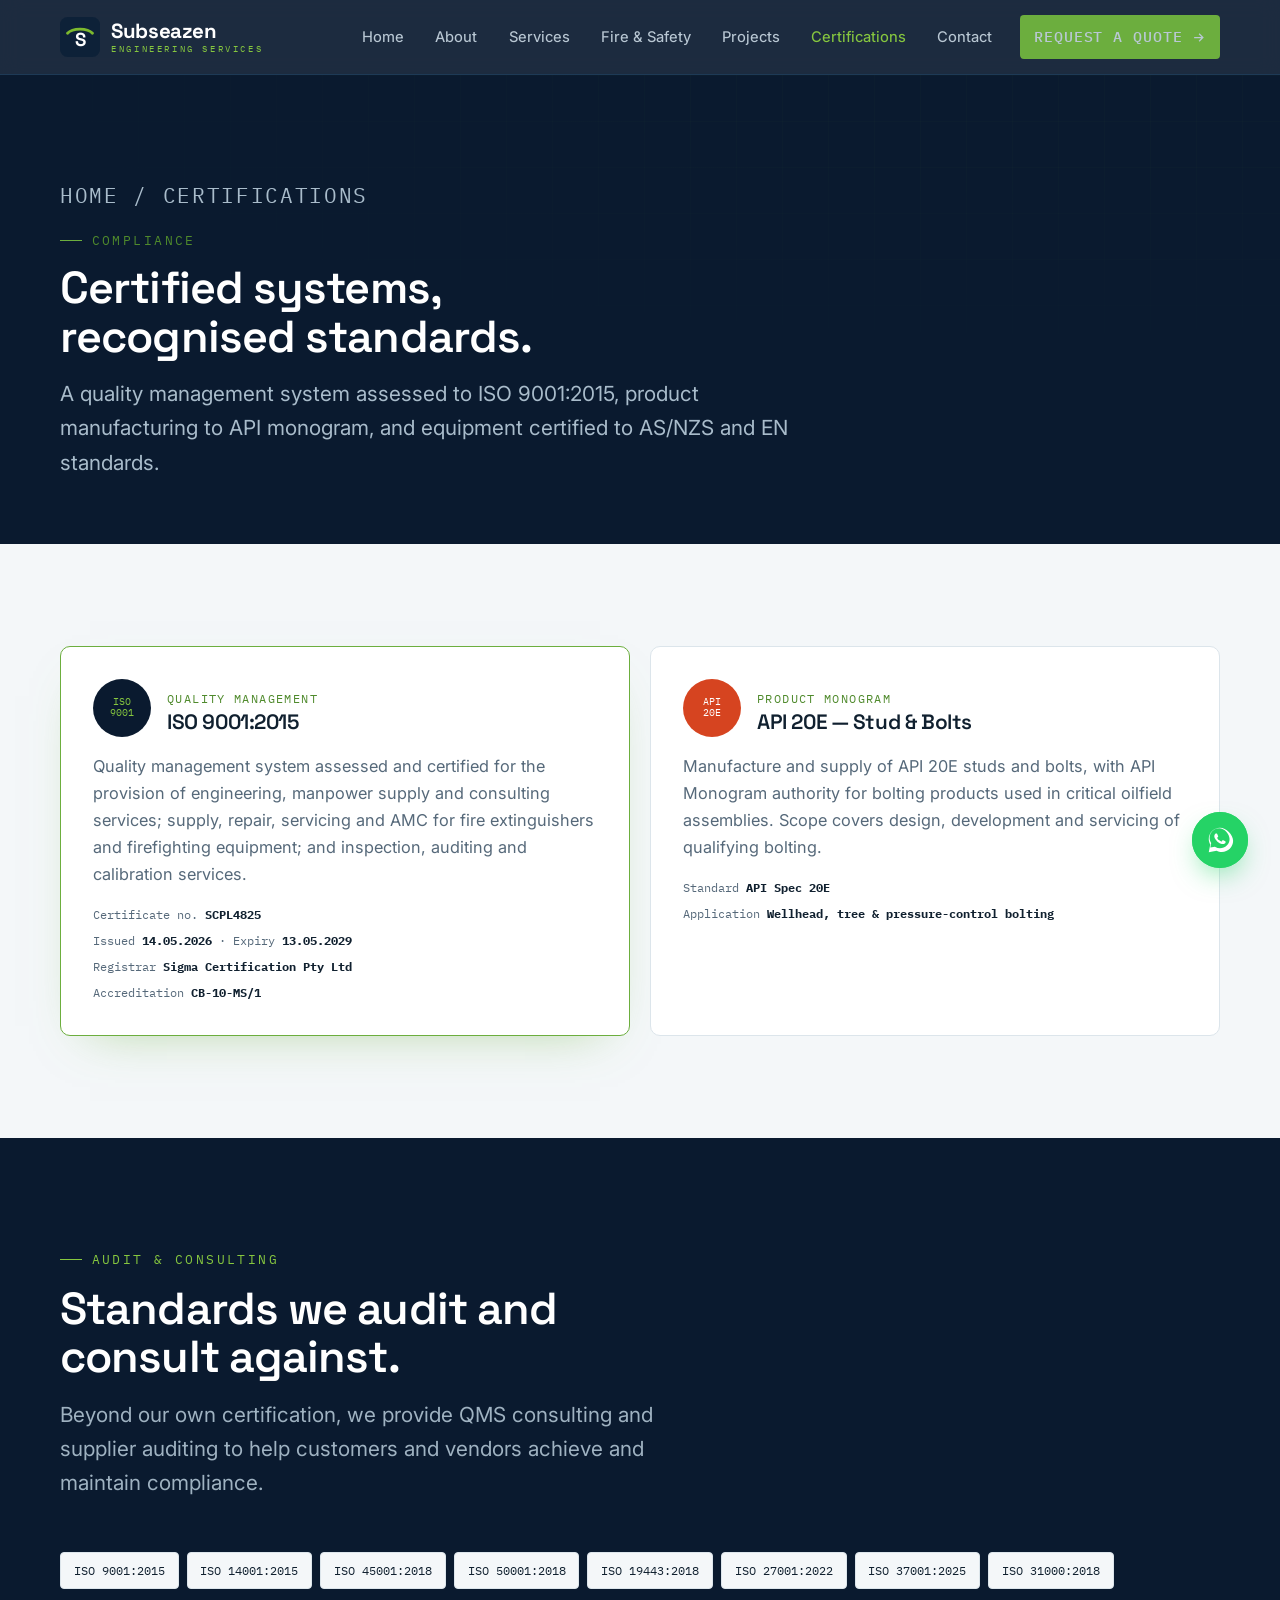
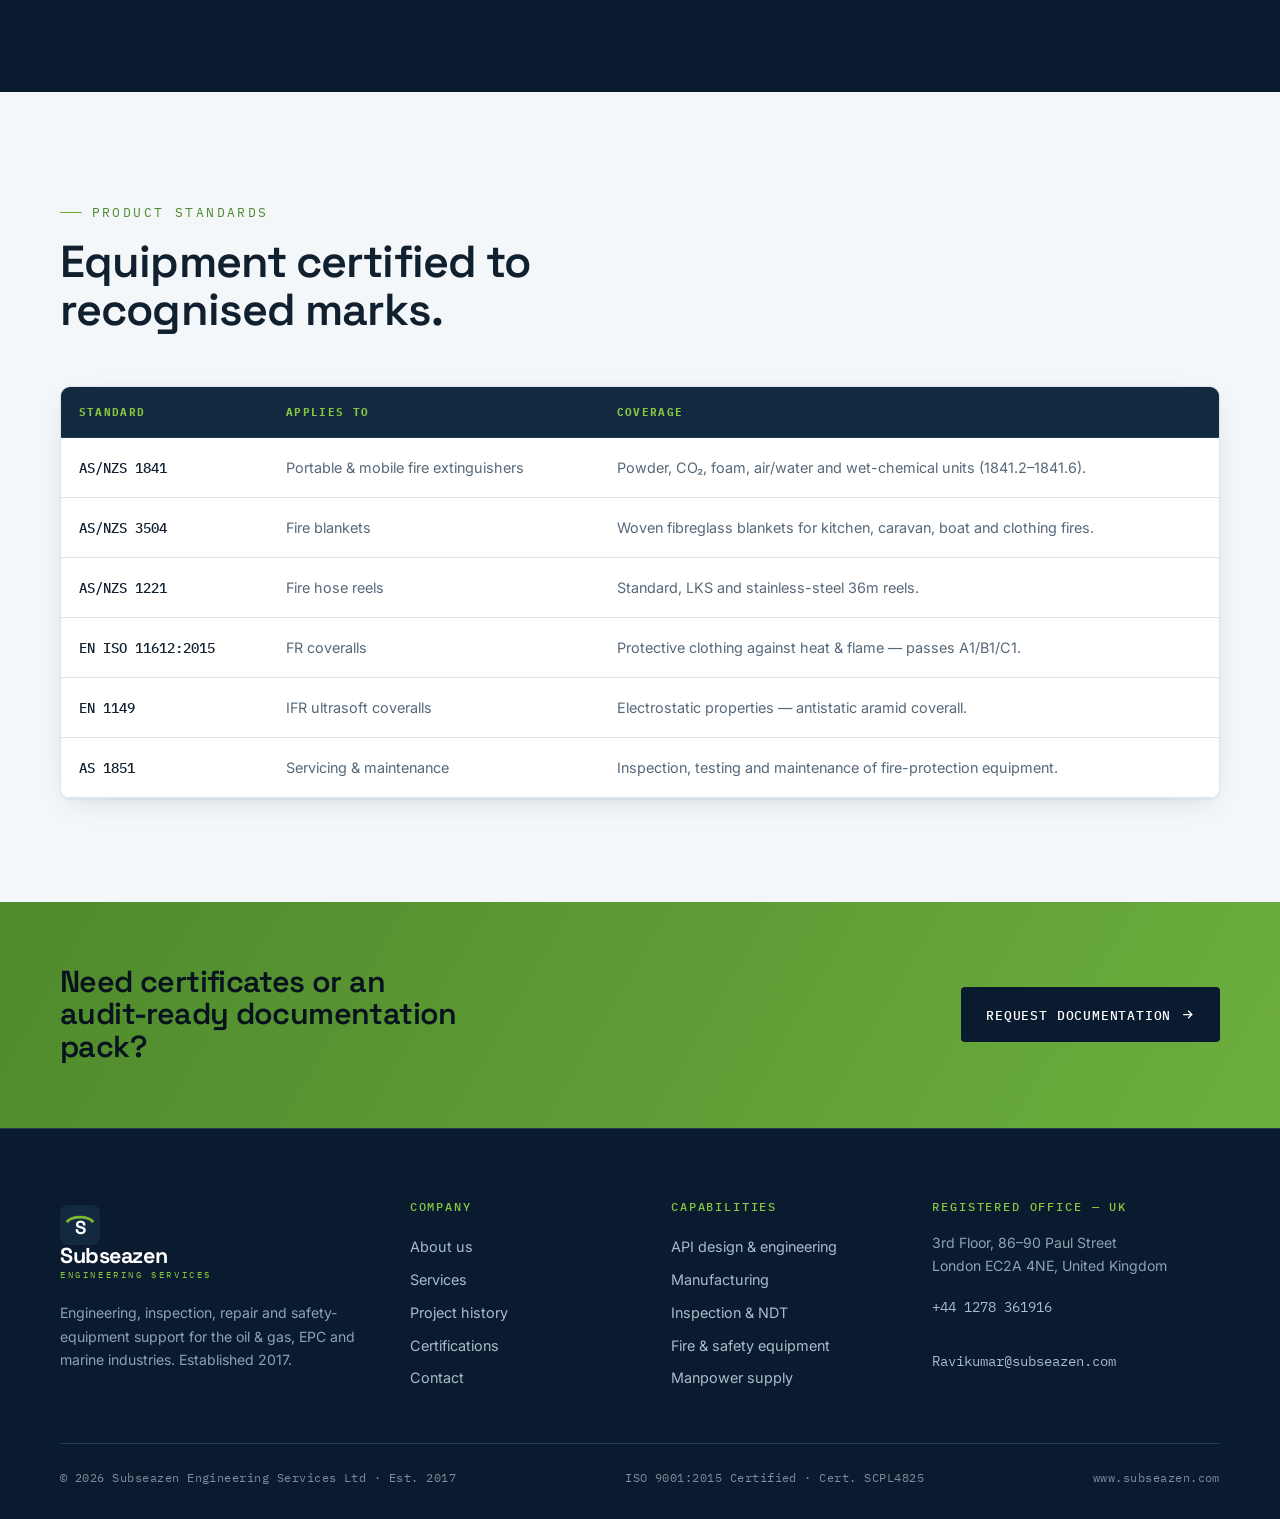
<file: certifications.html>
<!DOCTYPE html>
<html lang="en">
<head>
<meta charset="utf-8">
<meta name="viewport" content="width=device-width, initial-scale=1">
<title>Certifications | ISO 9001:2015 & API 20E — Subseazen</title>
<meta name="description" content="ISO 9001:2015 certified quality management system (Cert. SCPL4825), API 20E monogram for studs & bolts, plus AS/NZS and EN product standards.">
<link rel="canonical" href="https://www.subseazen.com/certifications.html">
<meta name="theme-color" content="#0a1a2f">
<meta name="robots" content="index,follow">
<!-- Open Graph -->
<meta property="og:type" content="website">
<meta property="og:site_name" content="Subseazen Engineering Services">
<meta property="og:title" content="Certifications | ISO 9001:2015 & API 20E — Subseazen">
<meta property="og:description" content="ISO 9001:2015 certified quality management system (Cert. SCPL4825), API 20E monogram for studs & bolts, plus AS/NZS and EN product standards.">
<meta property="og:url" content="https://www.subseazen.com/certifications.html">
<meta property="og:image" content="https://www.subseazen.com/assets/favicon.svg">
<meta name="twitter:card" content="summary">
<!-- Icons -->
<link rel="icon" href="assets/favicon.svg" type="image/svg+xml">
<link rel="apple-touch-icon" href="assets/favicon.svg">
<!-- Fonts -->
<link rel="preconnect" href="https://fonts.googleapis.com">
<link rel="preconnect" href="https://fonts.gstatic.com" crossorigin>
<link href="https://fonts.googleapis.com/css2?family=Space+Grotesk:wght@400;500;600;700&family=Inter:wght@400;450;500;600&family=IBM+Plex+Mono:wght@400;500&display=swap" rel="stylesheet">
<link rel="stylesheet" href="css/style.css">

</head>
<body>
<header class="site-header">
  <div class="wrap">
    <nav class="nav" aria-label="Primary">
      <a class="brand" href="index.html" aria-label="Subseazen Engineering Services — home">
        <svg class="brand__mark" viewBox="0 0 64 64" aria-hidden="true">
          <rect width="64" height="64" rx="12" fill="#0d2138"/>
          <path d="M12 26c8-9 32-9 40 0" fill="none" stroke="#7cb92e" stroke-width="4.5" stroke-linecap="round"/>
          <text x="32" y="46" font-family="'Space Grotesk',sans-serif" font-size="30" font-weight="700" fill="#fff" text-anchor="middle">S</text>
        </svg>
        <span class="brand__text">
          <span class="brand__name">Subseazen</span>
          <span class="brand__sub">Engineering Services</span>
        </span>
      </a>
      <button class="nav__toggle" aria-label="Menu" aria-expanded="false" aria-controls="primary-menu"><span></span></button>
      <div class="nav__links" id="primary-menu">
        <a href="index.html">Home</a>
        <a href="about.html">About</a>
        <a href="services.html">Services</a>
        <a href="products.html">Fire &amp; Safety</a>
        <a href="projects.html">Projects</a>
        <a href="certifications.html">Certifications</a>
        <a href="contact.html">Contact</a>
        <a class="btn nav__cta" href="contact.html#quote">Request a quote
          <svg viewBox="0 0 24 24" fill="none" stroke="currentColor" stroke-width="2"><path d="M5 12h14M13 6l6 6-6 6"/></svg>
        </a>
      </div>
    </nav>
  </div>
</header>

<section class="pbanner">
  <div class="hero__grid" aria-hidden="true"></div>
  <div class="wrap pbanner__inner">
    <p class="crumbs"><a href="index.html">Home</a> / Certifications</p>
    <span class="eyebrow" style="margin-top:1rem">Compliance</span>
    <h1>Certified systems, recognised standards.</h1>
    <p>A quality management system assessed to ISO 9001:2015, product manufacturing to API monogram, and equipment certified to AS/NZS and EN standards.</p>
  </div>
</section>

<section class="section">
  <div class="wrap">
    <div class="grid grid--2">
      <article class="certcard certcard--feature" data-reveal>
        <div style="display:flex;align-items:center;gap:1rem">
          <div class="certseal">ISO<br>9001</div>
          <div><span class="mono-label">Quality management</span><h3>ISO 9001:2015</h3></div>
        </div>
        <p style="color:var(--slate)">Quality management system assessed and certified for the provision of engineering, manpower supply and consulting services; supply, repair, servicing and AMC for fire extinguishers and firefighting equipment; and inspection, auditing and calibration services.</p>
        <div class="meta">
          <span>Certificate no. <b>SCPL4825</b></span>
          <span>Issued <b>14.05.2026</b> · Expiry <b>13.05.2029</b></span>
          <span>Registrar <b>Sigma Certification Pty Ltd</b></span>
          <span>Accreditation <b>CB-10-MS/1</b></span>
        </div>
      </article>

      <article class="certcard" data-reveal>
        <div style="display:flex;align-items:center;gap:1rem">
          <div class="certseal" style="background:var(--safety);color:#fff">API<br>20E</div>
          <div><span class="mono-label">Product monogram</span><h3>API 20E — Stud &amp; Bolts</h3></div>
        </div>
        <p style="color:var(--slate)">Manufacture and supply of API 20E studs and bolts, with API Monogram authority for bolting products used in critical oilfield assemblies. Scope covers design, development and servicing of qualifying bolting.</p>
        <div class="meta">
          <span>Standard <b>API Spec 20E</b></span>
          <span>Application <b>Wellhead, tree &amp; pressure-control bolting</b></span>
        </div>
      </article>
    </div>
  </div>
</section>

<!-- ISO COMPLIANCE SUPPORT -->
<section class="section dark">
  <div class="wrap">
    <div class="section-head" data-reveal>
      <span class="eyebrow">Audit &amp; consulting</span>
      <h2>Standards we audit and consult against.</h2>
      <p>Beyond our own certification, we provide QMS consulting and supplier auditing to help customers and vendors achieve and maintain compliance.</p>
    </div>
    <div class="stdpills" data-reveal>
      <span class="stdpill">ISO 9001:2015</span>
      <span class="stdpill">ISO 14001:2015</span>
      <span class="stdpill">ISO 45001:2018</span>
      <span class="stdpill">ISO 50001:2018</span>
      <span class="stdpill">ISO 19443:2018</span>
      <span class="stdpill">ISO 27001:2022</span>
      <span class="stdpill">ISO 37001:2025</span>
      <span class="stdpill">ISO 31000:2018</span>
    </div>
  </div>
</section>

<!-- PRODUCT STANDARDS -->
<section class="section">
  <div class="wrap">
    <div class="section-head" data-reveal>
      <span class="eyebrow">Product standards</span>
      <h2>Equipment certified to recognised marks.</h2>
    </div>
    <div class="tablewrap" data-reveal>
      <table class="stdtable">
        <thead><tr><th>Standard</th><th>Applies to</th><th>Coverage</th></tr></thead>
        <tbody>
          <tr><td class="std-code">AS/NZS 1841</td><td>Portable &amp; mobile fire extinguishers</td><td>Powder, CO₂, foam, air/water and wet-chemical units (1841.2–1841.6).</td></tr>
          <tr><td class="std-code">AS/NZS 3504</td><td>Fire blankets</td><td>Woven fibreglass blankets for kitchen, caravan, boat and clothing fires.</td></tr>
          <tr><td class="std-code">AS/NZS 1221</td><td>Fire hose reels</td><td>Standard, LKS and stainless-steel 36m reels.</td></tr>
          <tr><td class="std-code">EN ISO 11612:2015</td><td>FR coveralls</td><td>Protective clothing against heat &amp; flame — passes A1/B1/C1.</td></tr>
          <tr><td class="std-code">EN 1149</td><td>IFR ultrasoft coveralls</td><td>Electrostatic properties — antistatic aramid coverall.</td></tr>
          <tr><td class="std-code">AS 1851</td><td>Servicing &amp; maintenance</td><td>Inspection, testing and maintenance of fire-protection equipment.</td></tr>
        </tbody>
      </table>
    </div>
  </div>
</section>

<section class="section--tight ctaband">
  <div class="wrap ctaband__inner">
    <h2>Need certificates or an audit-ready documentation pack?</h2>
    <a class="btn" href="contact.html#quote">Request documentation
      <svg viewBox="0 0 24 24" fill="none" stroke="currentColor" stroke-width="2"><path d="M5 12h14M13 6l6 6-6 6"/></svg></a>
  </div>
</section>

<footer class="site-footer">
  <div class="wrap">
    <div class="footer-grid">
      <div class="footer-brand">
        <a class="brand" href="index.html">
          <svg class="brand__mark" viewBox="0 0 64 64" aria-hidden="true">
            <rect width="64" height="64" rx="12" fill="#13293f"/>
            <path d="M12 26c8-9 32-9 40 0" fill="none" stroke="#7cb92e" stroke-width="4.5" stroke-linecap="round"/>
            <text x="32" y="46" font-family="'Space Grotesk',sans-serif" font-size="30" font-weight="700" fill="#fff" text-anchor="middle">S</text>
          </svg>
          <span class="brand__text"><span class="brand__name">Subseazen</span><span class="brand__sub">Engineering Services</span></span>
        </a>
        <p style="margin-top:1.1rem;max-width:34ch">Engineering, inspection, repair and safety-equipment support for the oil &amp; gas, EPC and marine industries. Established 2017.</p>
      </div>
      <div>
        <h4>Company</h4>
        <a href="about.html">About us</a>
        <a href="services.html">Services</a>
        <a href="projects.html">Project history</a>
        <a href="certifications.html">Certifications</a>
        <a href="contact.html">Contact</a>
      </div>
      <div>
        <h4>Capabilities</h4>
        <a href="services.html#engineering">API design &amp; engineering</a>
        <a href="services.html#manufacturing">Manufacturing</a>
        <a href="services.html#inspection">Inspection &amp; NDT</a>
        <a href="products.html">Fire &amp; safety equipment</a>
        <a href="services.html#manpower">Manpower supply</a>
      </div>
      <div>
        <h4>Registered office — UK</h4>
        <p>3rd Floor, 86–90 Paul Street<br>London EC2A 4NE, United Kingdom</p>
        <p style="margin-top:.8rem;font-family:var(--f-mono);font-size:.82rem;color:#a9bccb">
          <a href="tel:+441278361916">+44 1278 361916</a><br>
          <a href="mailto:Ravikumar@subseazen.com">Ravikumar@subseazen.com</a>
        </p>
      </div>
    </div>
    <div class="footer-bottom">
      <span>© <span id="year">2026</span> Subseazen Engineering Services Ltd · Est. 2017</span>
      <span>ISO 9001:2015 Certified · Cert. SCPL4825</span>
      <span><a href="https://www.subseazen.com">www.subseazen.com</a></span>
    </div>
  </div>
</footer>

<a class="wa" href="https://wa.me/447587261490?text=Hello%20Subseazen%2C%20I%27d%20like%20to%20enquire%20about%20your%20services." target="_blank" rel="noopener" aria-label="Chat on WhatsApp">
  <svg viewBox="0 0 32 32" fill="currentColor" aria-hidden="true"><path d="M16 3C9.4 3 4 8.4 4 15c0 2.1.6 4.1 1.6 5.9L4 29l8.3-1.5c1.7.9 3.6 1.4 5.7 1.4 6.6 0 12-5.4 12-12S22.6 3 16 3zm0 21.8c-1.8 0-3.5-.5-5-1.4l-.4-.2-4.9.9.9-4.8-.2-.4c-1-1.6-1.5-3.4-1.5-5.3 0-5.6 4.6-10.2 10.2-10.2S26.2 9.4 26.2 15 21.6 24.8 16 24.8zm5.6-7.6c-.3-.2-1.8-.9-2.1-1s-.5-.2-.7.1c-.2.3-.8 1-.9 1.2-.2.2-.3.2-.6.1-.3-.2-1.3-.5-2.5-1.5-.9-.8-1.5-1.8-1.7-2.1-.2-.3 0-.5.1-.6l.5-.5c.1-.2.2-.3.3-.5.1-.2 0-.4 0-.5s-.7-1.7-1-2.3c-.3-.6-.5-.5-.7-.5h-.6c-.2 0-.5.1-.8.4-.3.3-1 1-1 2.5s1.1 2.9 1.2 3.1c.2.2 2.1 3.2 5.1 4.5.7.3 1.3.5 1.7.6.7.2 1.4.2 1.9.1.6-.1 1.8-.7 2-1.4.3-.7.3-1.3.2-1.4-.1-.1-.3-.2-.6-.3z"/></svg>
</a>

<script src="js/main.js" defer></script>

</body>
</html>
</file>
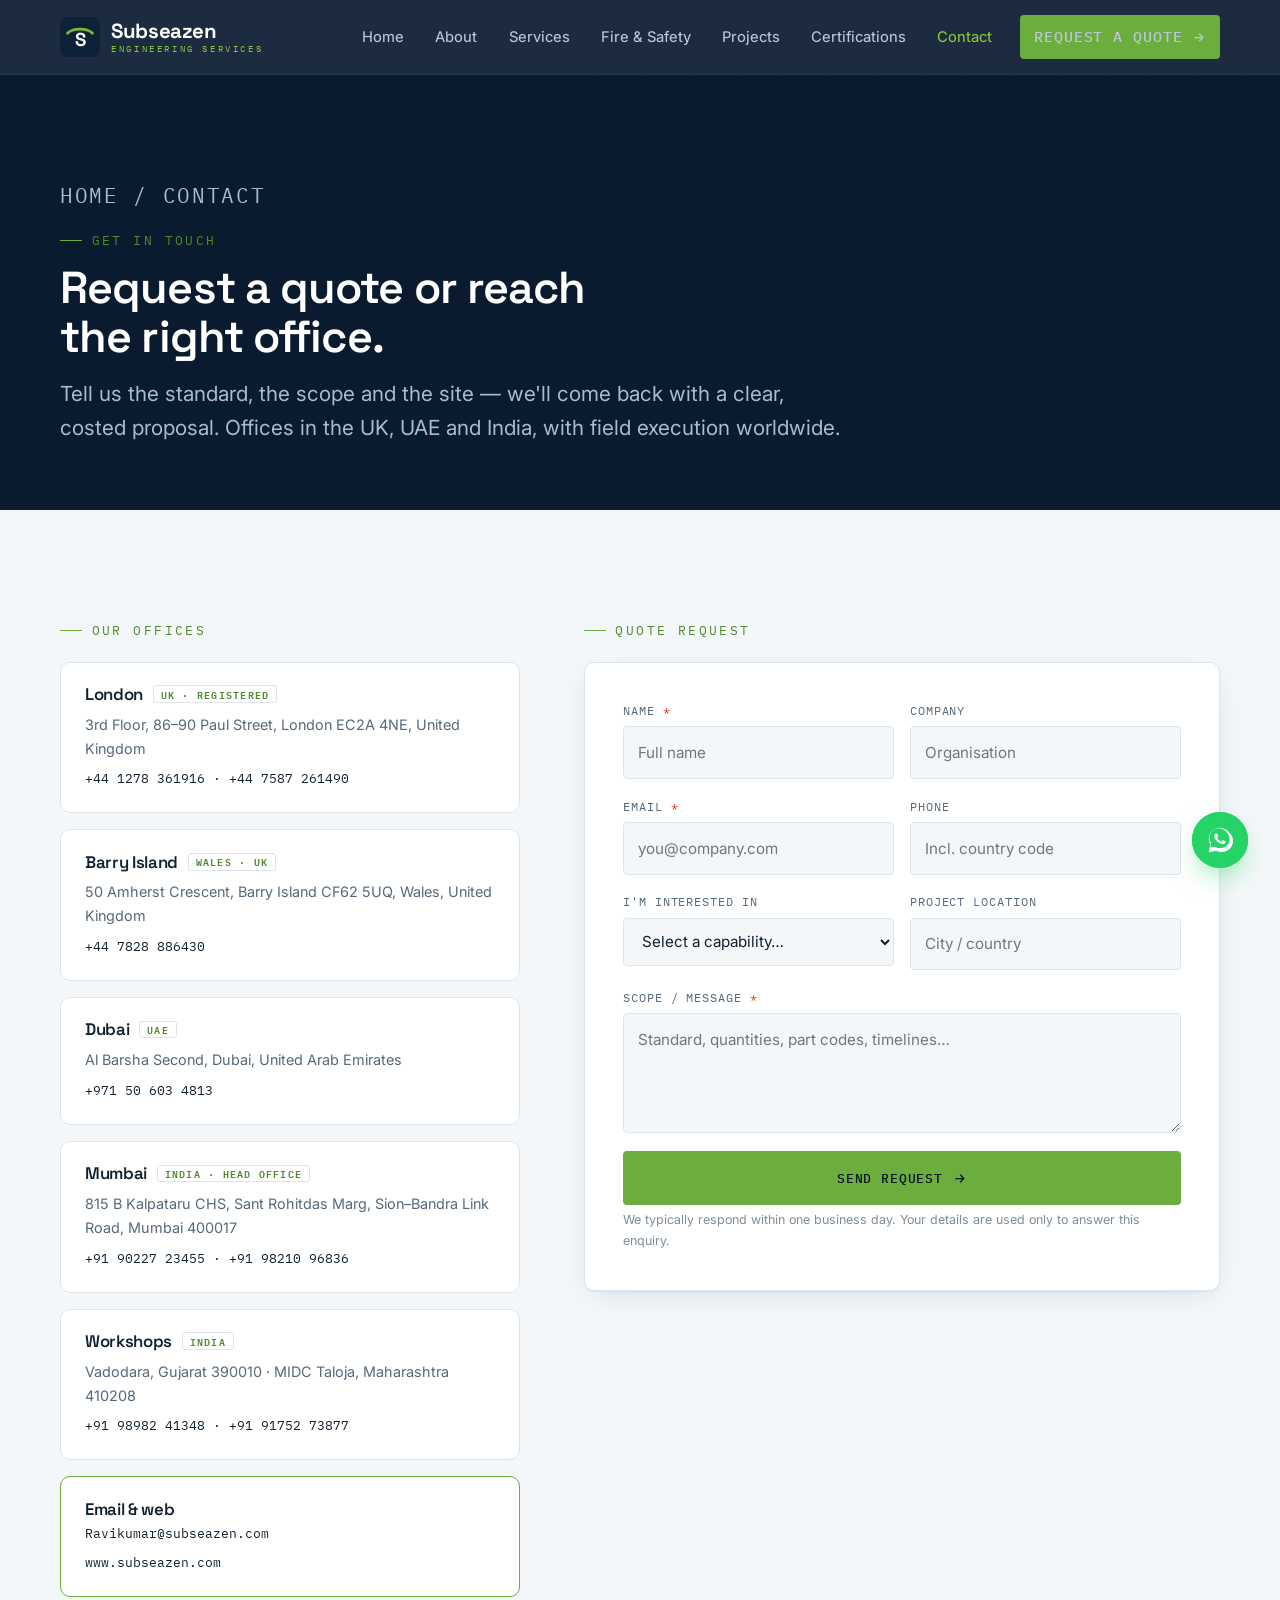
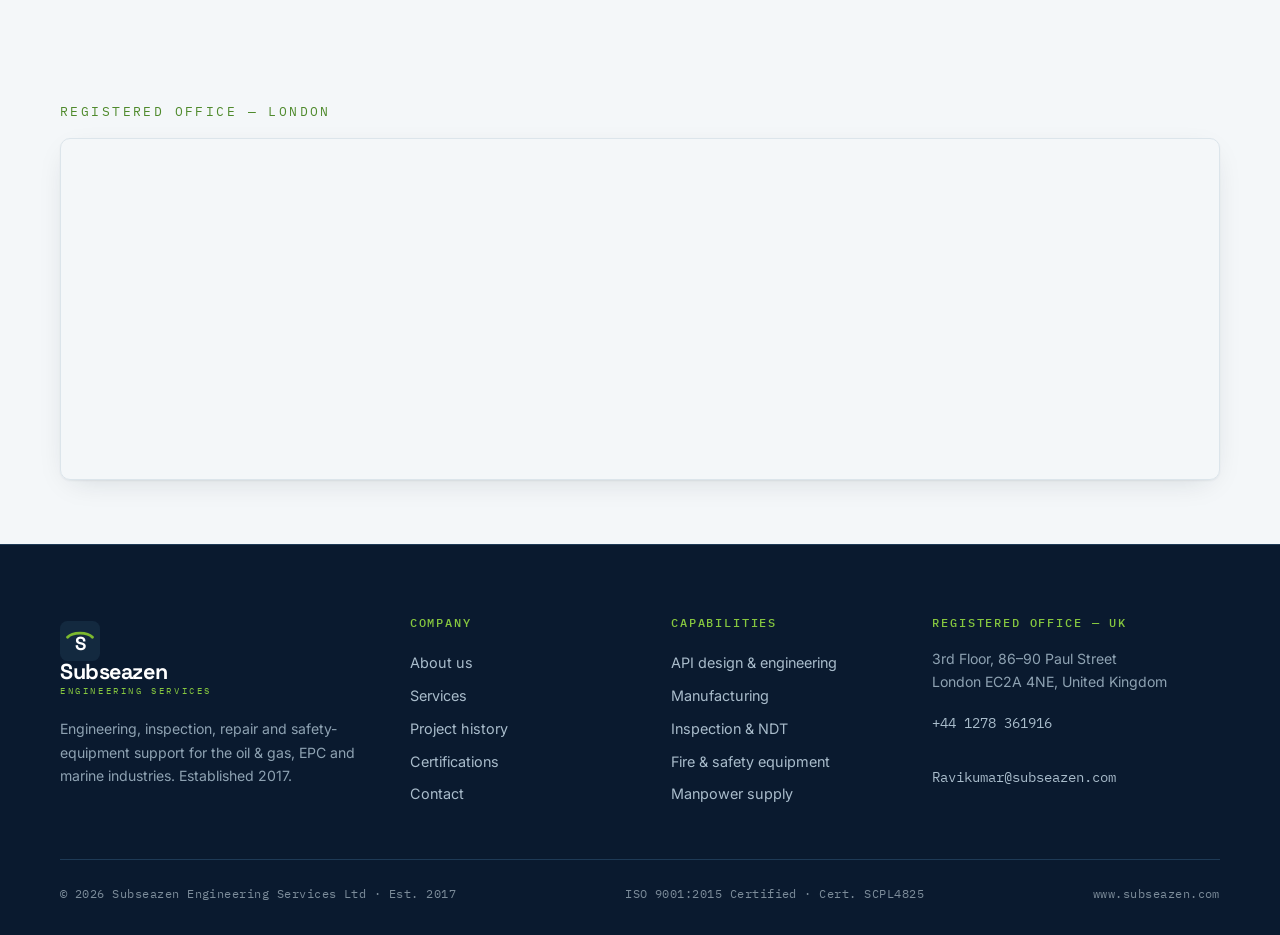
<file: contact.html>
<!DOCTYPE html>
<html lang="en">
<head>
<meta charset="utf-8">
<meta name="viewport" content="width=device-width, initial-scale=1">
<title>Contact & Request a Quote | Subseazen Engineering Services</title>
<meta name="description" content="Request a quote or reach our UK, UAE and India offices. Registered office: 86–90 Paul Street, London EC2A 4NE. Tel +44 1278 361916.">
<link rel="canonical" href="https://www.subseazen.com/contact.html">
<meta name="theme-color" content="#0a1a2f">
<meta name="robots" content="index,follow">
<!-- Open Graph -->
<meta property="og:type" content="website">
<meta property="og:site_name" content="Subseazen Engineering Services">
<meta property="og:title" content="Contact & Request a Quote | Subseazen Engineering Services">
<meta property="og:description" content="Request a quote or reach our UK, UAE and India offices. Registered office: 86–90 Paul Street, London EC2A 4NE. Tel +44 1278 361916.">
<meta property="og:url" content="https://www.subseazen.com/contact.html">
<meta property="og:image" content="https://www.subseazen.com/assets/favicon.svg">
<meta name="twitter:card" content="summary">
<!-- Icons -->
<link rel="icon" href="assets/favicon.svg" type="image/svg+xml">
<link rel="apple-touch-icon" href="assets/favicon.svg">
<!-- Fonts -->
<link rel="preconnect" href="https://fonts.googleapis.com">
<link rel="preconnect" href="https://fonts.gstatic.com" crossorigin>
<link href="https://fonts.googleapis.com/css2?family=Space+Grotesk:wght@400;500;600;700&family=Inter:wght@400;450;500;600&family=IBM+Plex+Mono:wght@400;500&display=swap" rel="stylesheet">
<link rel="stylesheet" href="css/style.css">
<script type="application/ld+json">
{
  "@context":"https://schema.org",
  "@type":"Organization",
  "name":"Subseazen Engineering Services Ltd",
  "url":"https://www.subseazen.com",
  "foundingDate":"2017",
  "logo":"https://www.subseazen.com/assets/favicon.svg",
  "description":"Engineering, inspection, repair and safety-equipment services for the oil & gas, EPC and marine industries.",
  "email":"Ravikumar@subseazen.com",
  "telephone":"+44 1278 361916",
  "address":{
    "@type":"PostalAddress",
    "streetAddress":"3rd Floor, 86-90 Paul Street",
    "addressLocality":"London",
    "postalCode":"EC2A 4NE",
    "addressCountry":"GB"
  },
  "hasCredential":"ISO 9001:2015 (Cert. SCPL4825)",
  "sameAs":["https://www.subseazen.com"]
}
</script>
</head>
<body>
<header class="site-header">
  <div class="wrap">
    <nav class="nav" aria-label="Primary">
      <a class="brand" href="index.html" aria-label="Subseazen Engineering Services — home">
        <svg class="brand__mark" viewBox="0 0 64 64" aria-hidden="true">
          <rect width="64" height="64" rx="12" fill="#0d2138"/>
          <path d="M12 26c8-9 32-9 40 0" fill="none" stroke="#7cb92e" stroke-width="4.5" stroke-linecap="round"/>
          <text x="32" y="46" font-family="'Space Grotesk',sans-serif" font-size="30" font-weight="700" fill="#fff" text-anchor="middle">S</text>
        </svg>
        <span class="brand__text">
          <span class="brand__name">Subseazen</span>
          <span class="brand__sub">Engineering Services</span>
        </span>
      </a>
      <button class="nav__toggle" aria-label="Menu" aria-expanded="false" aria-controls="primary-menu"><span></span></button>
      <div class="nav__links" id="primary-menu">
        <a href="index.html">Home</a>
        <a href="about.html">About</a>
        <a href="services.html">Services</a>
        <a href="products.html">Fire &amp; Safety</a>
        <a href="projects.html">Projects</a>
        <a href="certifications.html">Certifications</a>
        <a href="contact.html">Contact</a>
        <a class="btn nav__cta" href="contact.html#quote">Request a quote
          <svg viewBox="0 0 24 24" fill="none" stroke="currentColor" stroke-width="2"><path d="M5 12h14M13 6l6 6-6 6"/></svg>
        </a>
      </div>
    </nav>
  </div>
</header>

<section class="pbanner">
  <div class="hero__grid" aria-hidden="true"></div>
  <div class="wrap pbanner__inner">
    <p class="crumbs"><a href="index.html">Home</a> / Contact</p>
    <span class="eyebrow" style="margin-top:1rem">Get in touch</span>
    <h1>Request a quote or reach the right office.</h1>
    <p>Tell us the standard, the scope and the site — we'll come back with a clear, costed proposal. Offices in the UK, UAE and India, with field execution worldwide.</p>
  </div>
</section>

<section class="section" id="quote">
  <div class="wrap contact-grid">
    <!-- Offices -->
    <div>
      <span class="eyebrow" data-reveal>Our offices</span>
      <div class="grid" style="gap:1rem;margin-top:1.25rem">
        <div class="office" data-reveal>
          <h3>London <span class="flag">UK · Registered</span></h3>
          <address>3rd Floor, 86–90 Paul Street, London EC2A 4NE, United Kingdom</address>
          <span class="tel"><a href="tel:+441278361916">+44 1278 361916</a> · <a href="tel:+447587261490">+44 7587 261490</a></span>
        </div>
        <div class="office" data-reveal>
          <h3>Barry Island <span class="flag">Wales · UK</span></h3>
          <address>50 Amherst Crescent, Barry Island CF62 5UQ, Wales, United Kingdom</address>
          <span class="tel"><a href="tel:+447828886430">+44 7828 886430</a></span>
        </div>
        <div class="office" data-reveal>
          <h3>Dubai <span class="flag">UAE</span></h3>
          <address>Al Barsha Second, Dubai, United Arab Emirates</address>
          <span class="tel"><a href="tel:+971506034813">+971 50 603 4813</a></span>
        </div>
        <div class="office" data-reveal>
          <h3>Mumbai <span class="flag">India · Head Office</span></h3>
          <address>815 B Kalpataru CHS, Sant Rohitdas Marg, Sion–Bandra Link Road, Mumbai 400017</address>
          <span class="tel"><a href="tel:+919022723455">+91 90227 23455</a> · <a href="tel:+919821096836">+91 98210 96836</a></span>
        </div>
        <div class="office" data-reveal>
          <h3>Workshops <span class="flag">India</span></h3>
          <address>Vadodara, Gujarat 390010 · MIDC Taloja, Maharashtra 410208</address>
          <span class="tel"><a href="tel:+919898241348">+91 98982 41348</a> · <a href="tel:+919175273877">+91 91752 73877</a></span>
        </div>
        <div class="office" data-reveal style="border-color:var(--brand)">
          <h3>Email &amp; web</h3>
          <span class="tel" style="display:block;margin-top:.3rem"><a href="mailto:Ravikumar@subseazen.com">Ravikumar@subseazen.com</a></span>
          <span class="tel" style="display:block"><a href="https://www.subseazen.com">www.subseazen.com</a></span>
        </div>
      </div>
    </div>

    <!-- Quote form -->
    <div>
      <span class="eyebrow" data-reveal>Quote request</span>
      <form class="form" id="quote-form" data-reveal data-email="Ravikumar@subseazen.com"
            action="contact-handler.php" method="post" style="margin-top:1.25rem"
            aria-describedby="form-note">
        <div class="form__row">
          <div class="field">
            <label for="name">Name <span class="req">*</span></label>
            <input id="name" name="name" type="text" required autocomplete="name" placeholder="Full name">
          </div>
          <div class="field">
            <label for="company">Company</label>
            <input id="company" name="company" type="text" autocomplete="organization" placeholder="Organisation">
          </div>
        </div>
        <div class="form__row">
          <div class="field">
            <label for="email">Email <span class="req">*</span></label>
            <input id="email" name="email" type="email" required autocomplete="email" placeholder="you@company.com">
          </div>
          <div class="field">
            <label for="phone">Phone</label>
            <input id="phone" name="phone" type="tel" autocomplete="tel" placeholder="Incl. country code">
          </div>
        </div>
        <div class="form__row">
          <div class="field">
            <label for="interest">I'm interested in</label>
            <select id="interest" name="interest">
              <option value="">Select a capability…</option>
              <option>Engineering &amp; API design</option>
              <option>Manufacturing &amp; fabrication</option>
              <option>Inspection &amp; NDT</option>
              <option>Repair &amp; recertification</option>
              <option>Valves — repair &amp; testing</option>
              <option>Audit &amp; consulting</option>
              <option>Manpower supply</option>
              <option>Fire &amp; safety equipment</option>
              <option>Material supply</option>
              <option>Other</option>
            </select>
          </div>
          <div class="field">
            <label for="location">Project location</label>
            <input id="location" name="location" type="text" placeholder="City / country">
          </div>
        </div>
        <div class="field">
          <label for="message">Scope / message <span class="req">*</span></label>
          <textarea id="message" name="message" required placeholder="Standard, quantities, part codes, timelines…"></textarea>
        </div>
        <!-- Honeypot (spam trap) -->
        <input type="text" name="website" tabindex="-1" autocomplete="off" style="position:absolute;left:-9999px" aria-hidden="true">
        <button class="btn" type="submit" style="width:100%;justify-content:center">Send request
          <svg viewBox="0 0 24 24" fill="none" stroke="currentColor" stroke-width="2"><path d="M5 12h14M13 6l6 6-6 6"/></svg>
        </button>
        <p class="form__note" id="form-note">We typically respond within one business day. Your details are used only to answer this enquiry.</p>
        <div class="form__status" role="status" aria-live="polite"></div>
      </form>
    </div>
  </div>
</section>

<!-- MAP -->
<section class="section--tight" style="padding-top:0">
  <div class="wrap">
    <span class="eyebrow" data-reveal style="display:block;margin-bottom:1rem">Registered office — London</span>
    <div class="mapwrap" data-reveal>
      <iframe title="Subseazen — London office map" loading="lazy" referrerpolicy="no-referrer-when-downgrade"
        src="https://www.google.com/maps?q=86-90+Paul+Street,+London+EC2A+4NE&output=embed"></iframe>
    </div>
  </div>
</section>

<footer class="site-footer">
  <div class="wrap">
    <div class="footer-grid">
      <div class="footer-brand">
        <a class="brand" href="index.html">
          <svg class="brand__mark" viewBox="0 0 64 64" aria-hidden="true">
            <rect width="64" height="64" rx="12" fill="#13293f"/>
            <path d="M12 26c8-9 32-9 40 0" fill="none" stroke="#7cb92e" stroke-width="4.5" stroke-linecap="round"/>
            <text x="32" y="46" font-family="'Space Grotesk',sans-serif" font-size="30" font-weight="700" fill="#fff" text-anchor="middle">S</text>
          </svg>
          <span class="brand__text"><span class="brand__name">Subseazen</span><span class="brand__sub">Engineering Services</span></span>
        </a>
        <p style="margin-top:1.1rem;max-width:34ch">Engineering, inspection, repair and safety-equipment support for the oil &amp; gas, EPC and marine industries. Established 2017.</p>
      </div>
      <div>
        <h4>Company</h4>
        <a href="about.html">About us</a>
        <a href="services.html">Services</a>
        <a href="projects.html">Project history</a>
        <a href="certifications.html">Certifications</a>
        <a href="contact.html">Contact</a>
      </div>
      <div>
        <h4>Capabilities</h4>
        <a href="services.html#engineering">API design &amp; engineering</a>
        <a href="services.html#manufacturing">Manufacturing</a>
        <a href="services.html#inspection">Inspection &amp; NDT</a>
        <a href="products.html">Fire &amp; safety equipment</a>
        <a href="services.html#manpower">Manpower supply</a>
      </div>
      <div>
        <h4>Registered office — UK</h4>
        <p>3rd Floor, 86–90 Paul Street<br>London EC2A 4NE, United Kingdom</p>
        <p style="margin-top:.8rem;font-family:var(--f-mono);font-size:.82rem;color:#a9bccb">
          <a href="tel:+441278361916">+44 1278 361916</a><br>
          <a href="mailto:Ravikumar@subseazen.com">Ravikumar@subseazen.com</a>
        </p>
      </div>
    </div>
    <div class="footer-bottom">
      <span>© <span id="year">2026</span> Subseazen Engineering Services Ltd · Est. 2017</span>
      <span>ISO 9001:2015 Certified · Cert. SCPL4825</span>
      <span><a href="https://www.subseazen.com">www.subseazen.com</a></span>
    </div>
  </div>
</footer>

<a class="wa" href="https://wa.me/447587261490?text=Hello%20Subseazen%2C%20I%27d%20like%20to%20enquire%20about%20your%20services." target="_blank" rel="noopener" aria-label="Chat on WhatsApp">
  <svg viewBox="0 0 32 32" fill="currentColor" aria-hidden="true"><path d="M16 3C9.4 3 4 8.4 4 15c0 2.1.6 4.1 1.6 5.9L4 29l8.3-1.5c1.7.9 3.6 1.4 5.7 1.4 6.6 0 12-5.4 12-12S22.6 3 16 3zm0 21.8c-1.8 0-3.5-.5-5-1.4l-.4-.2-4.9.9.9-4.8-.2-.4c-1-1.6-1.5-3.4-1.5-5.3 0-5.6 4.6-10.2 10.2-10.2S26.2 9.4 26.2 15 21.6 24.8 16 24.8zm5.6-7.6c-.3-.2-1.8-.9-2.1-1s-.5-.2-.7.1c-.2.3-.8 1-.9 1.2-.2.2-.3.2-.6.1-.3-.2-1.3-.5-2.5-1.5-.9-.8-1.5-1.8-1.7-2.1-.2-.3 0-.5.1-.6l.5-.5c.1-.2.2-.3.3-.5.1-.2 0-.4 0-.5s-.7-1.7-1-2.3c-.3-.6-.5-.5-.7-.5h-.6c-.2 0-.5.1-.8.4-.3.3-1 1-1 2.5s1.1 2.9 1.2 3.1c.2.2 2.1 3.2 5.1 4.5.7.3 1.3.5 1.7.6.7.2 1.4.2 1.9.1.6-.1 1.8-.7 2-1.4.3-.7.3-1.3.2-1.4-.1-.1-.3-.2-.6-.3z"/></svg>
</a>

<script src="js/main.js" defer></script>

</body>
</html>
</file>
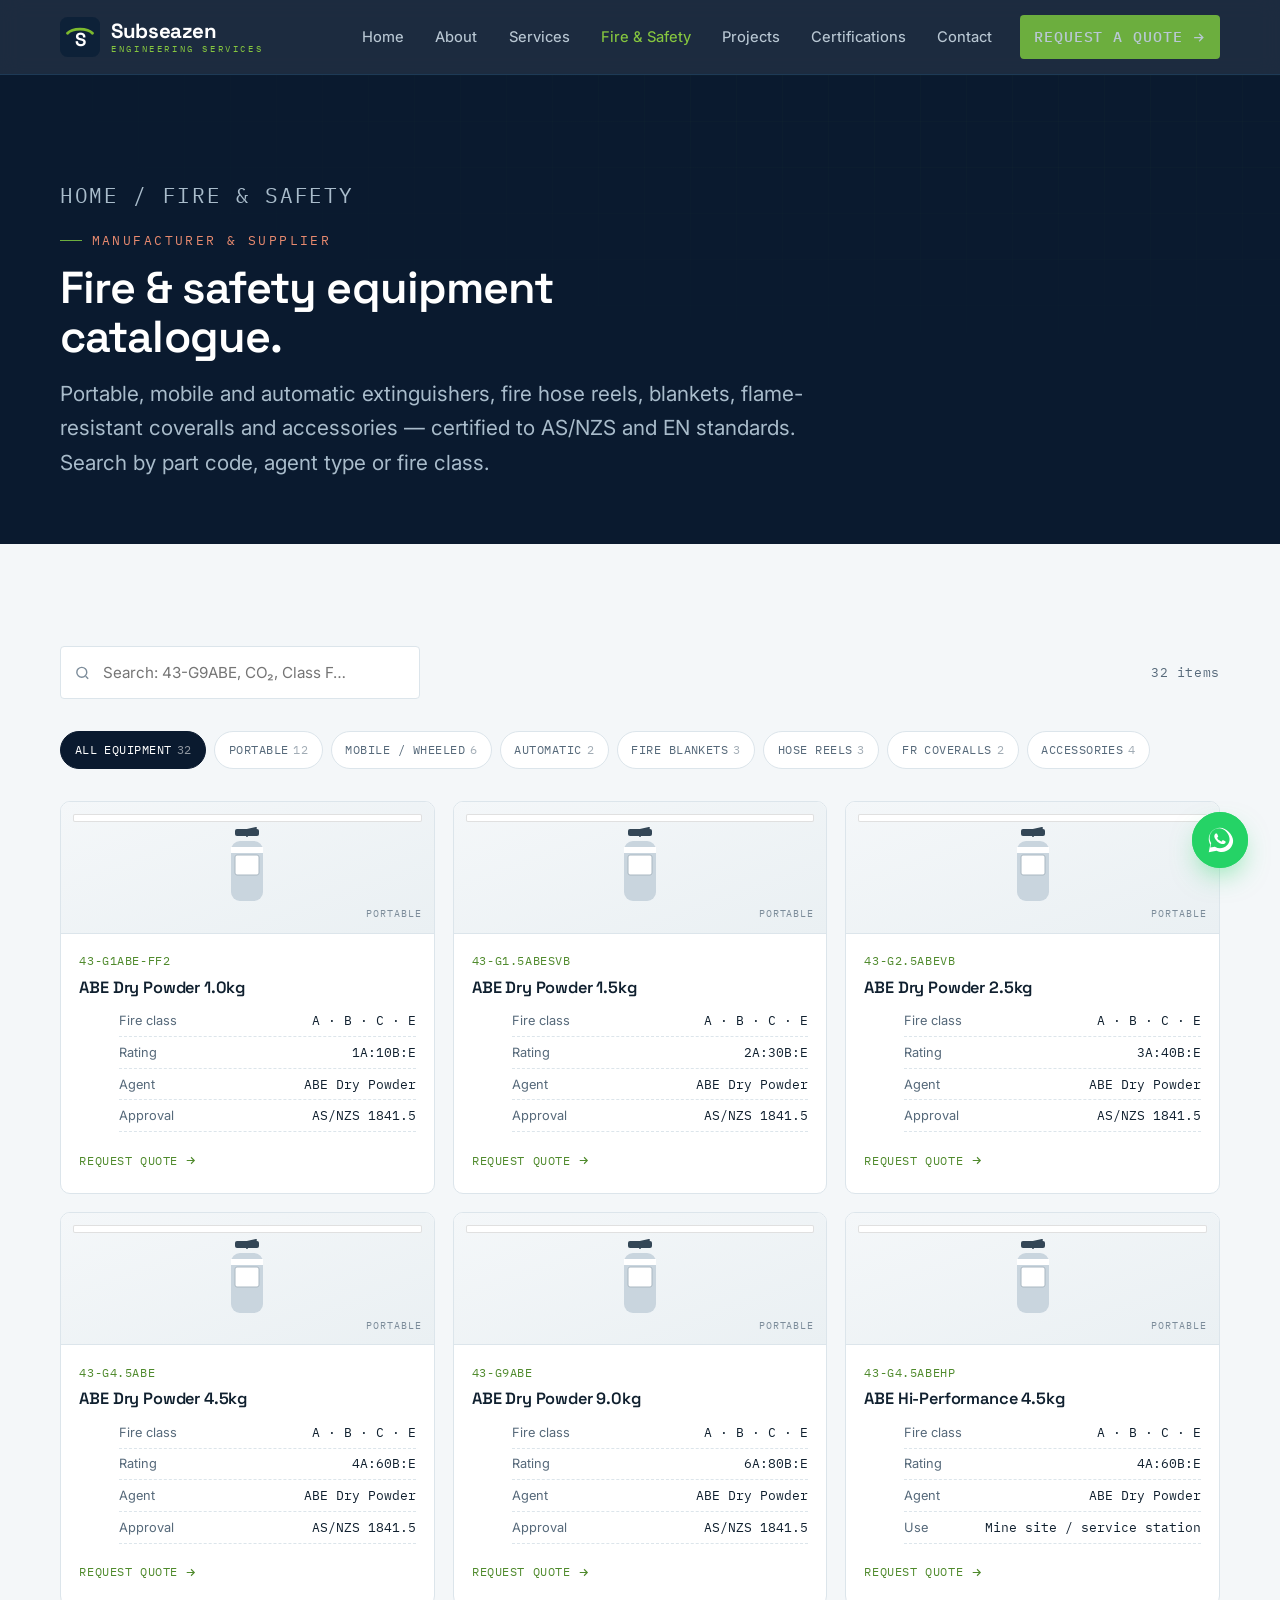
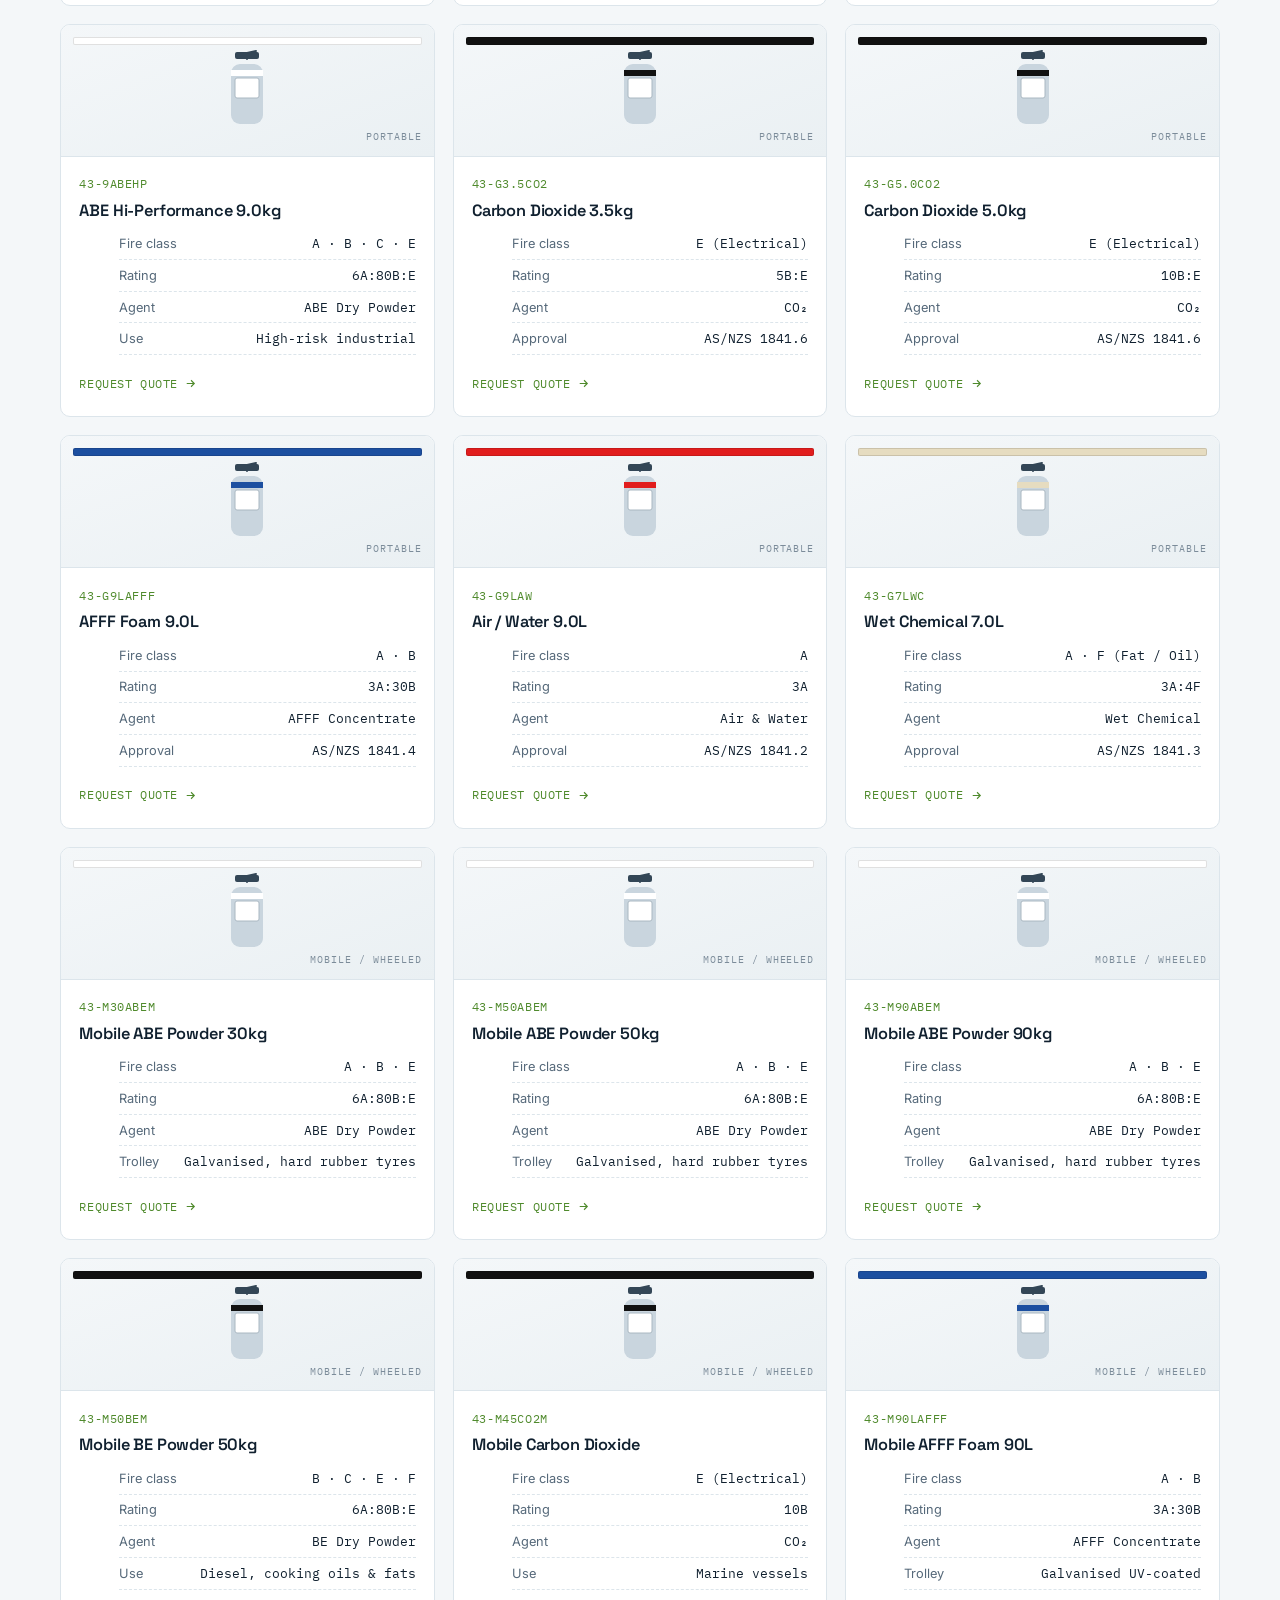
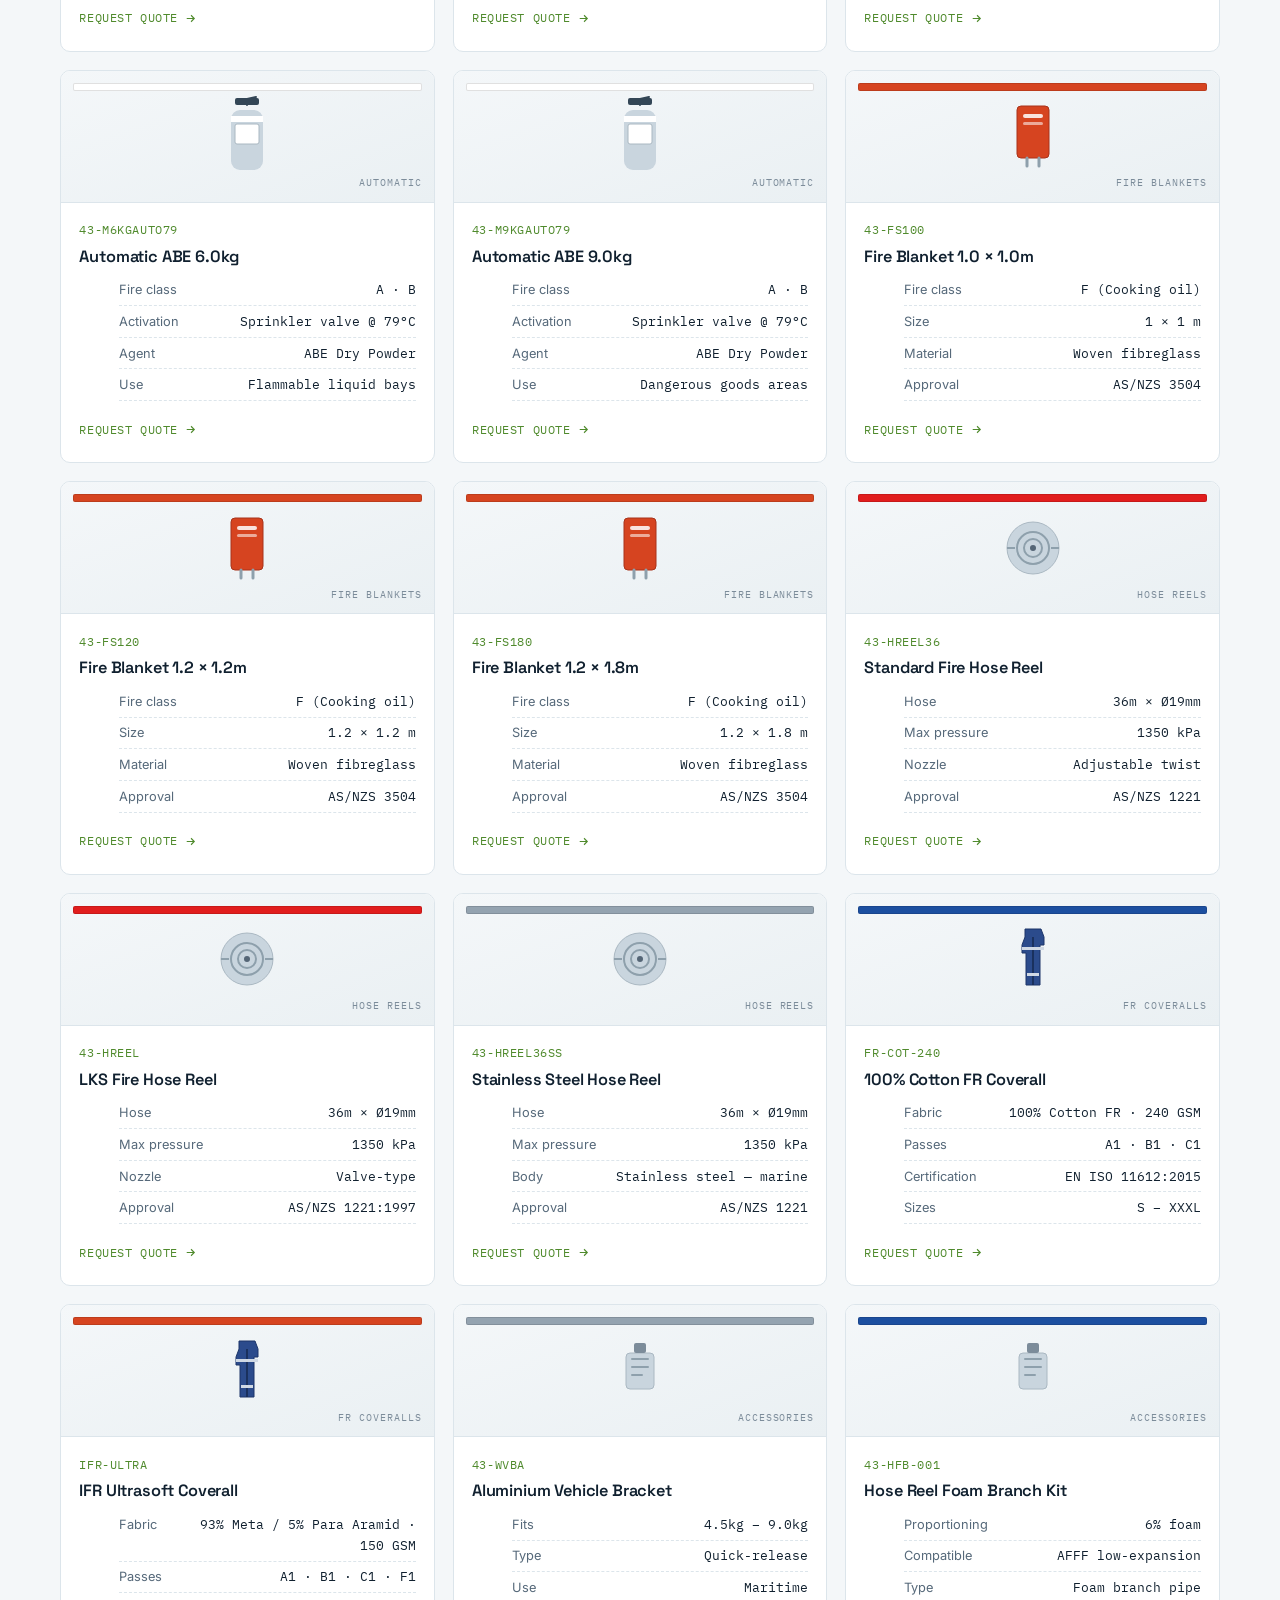
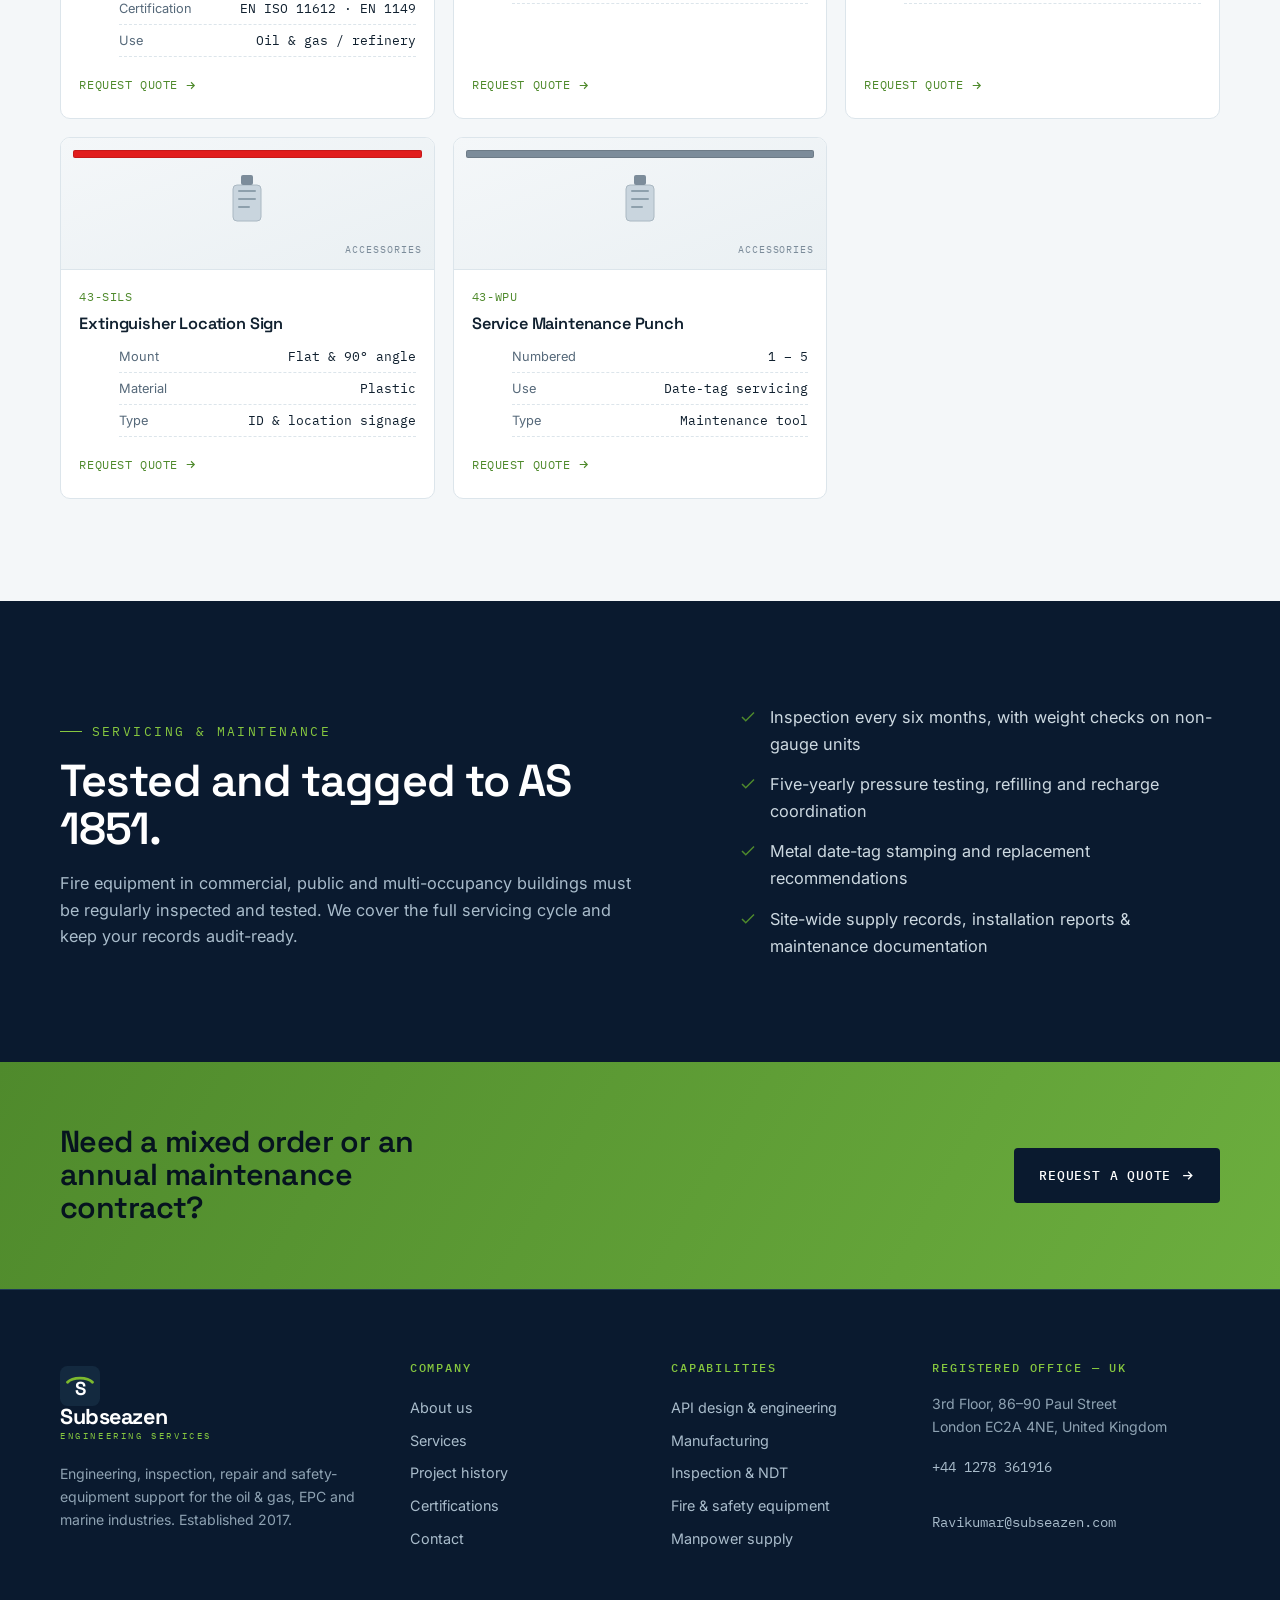
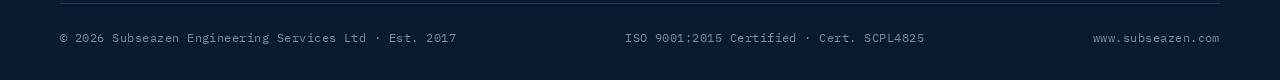
<file: products.html>
<!DOCTYPE html>
<html lang="en">
<head>
<meta charset="utf-8">
<meta name="viewport" content="width=device-width, initial-scale=1">
<title>Fire & Safety Equipment Catalogue | Subseazen</title>
<meta name="description" content="Searchable catalogue of portable, mobile & automatic fire extinguishers, hose reels, fire blankets, FR coveralls and accessories — certified to AS/NZS and EN standards.">
<link rel="canonical" href="https://www.subseazen.com/products.html">
<meta name="theme-color" content="#0a1a2f">
<meta name="robots" content="index,follow">
<!-- Open Graph -->
<meta property="og:type" content="website">
<meta property="og:site_name" content="Subseazen Engineering Services">
<meta property="og:title" content="Fire & Safety Equipment Catalogue | Subseazen">
<meta property="og:description" content="Searchable catalogue of portable, mobile & automatic fire extinguishers, hose reels, fire blankets, FR coveralls and accessories — certified to AS/NZS and EN standards.">
<meta property="og:url" content="https://www.subseazen.com/products.html">
<meta property="og:image" content="https://www.subseazen.com/assets/favicon.svg">
<meta name="twitter:card" content="summary">
<!-- Icons -->
<link rel="icon" href="assets/favicon.svg" type="image/svg+xml">
<link rel="apple-touch-icon" href="assets/favicon.svg">
<!-- Fonts -->
<link rel="preconnect" href="https://fonts.googleapis.com">
<link rel="preconnect" href="https://fonts.gstatic.com" crossorigin>
<link href="https://fonts.googleapis.com/css2?family=Space+Grotesk:wght@400;500;600;700&family=Inter:wght@400;450;500;600&family=IBM+Plex+Mono:wght@400;500&display=swap" rel="stylesheet">
<link rel="stylesheet" href="css/style.css">

</head>
<body>
<header class="site-header">
  <div class="wrap">
    <nav class="nav" aria-label="Primary">
      <a class="brand" href="index.html" aria-label="Subseazen Engineering Services — home">
        <svg class="brand__mark" viewBox="0 0 64 64" aria-hidden="true">
          <rect width="64" height="64" rx="12" fill="#0d2138"/>
          <path d="M12 26c8-9 32-9 40 0" fill="none" stroke="#7cb92e" stroke-width="4.5" stroke-linecap="round"/>
          <text x="32" y="46" font-family="'Space Grotesk',sans-serif" font-size="30" font-weight="700" fill="#fff" text-anchor="middle">S</text>
        </svg>
        <span class="brand__text">
          <span class="brand__name">Subseazen</span>
          <span class="brand__sub">Engineering Services</span>
        </span>
      </a>
      <button class="nav__toggle" aria-label="Menu" aria-expanded="false" aria-controls="primary-menu"><span></span></button>
      <div class="nav__links" id="primary-menu">
        <a href="index.html">Home</a>
        <a href="about.html">About</a>
        <a href="services.html">Services</a>
        <a href="products.html">Fire &amp; Safety</a>
        <a href="projects.html">Projects</a>
        <a href="certifications.html">Certifications</a>
        <a href="contact.html">Contact</a>
        <a class="btn nav__cta" href="contact.html#quote">Request a quote
          <svg viewBox="0 0 24 24" fill="none" stroke="currentColor" stroke-width="2"><path d="M5 12h14M13 6l6 6-6 6"/></svg>
        </a>
      </div>
    </nav>
  </div>
</header>

<section class="pbanner">
  <div class="hero__grid" aria-hidden="true"></div>
  <div class="wrap pbanner__inner">
    <p class="crumbs"><a href="index.html">Home</a> / Fire &amp; Safety</p>
    <span class="eyebrow" style="margin-top:1rem;color:#e88a6f">Manufacturer &amp; supplier</span>
    <h1>Fire &amp; safety equipment catalogue.</h1>
    <p>Portable, mobile and automatic extinguishers, fire hose reels, blankets, flame-resistant coveralls and accessories — certified to AS/NZS and EN standards. Search by part code, agent type or fire class.</p>
  </div>
</section>

<section class="section">
  <div class="wrap">
    <div class="filterbar" data-reveal>
      <label class="search">
        <span class="sr-only">Search equipment</span>
        <svg viewBox="0 0 24 24" fill="none" stroke="currentColor" stroke-width="2" aria-hidden="true"><circle cx="11" cy="11" r="7"/><path d="M20 20l-3.5-3.5"/></svg>
        <input id="prod-search" type="search" placeholder="Search: 43-G9ABE, CO₂, Class F…" autocomplete="off" aria-label="Search equipment">
      </label>
      <span id="prod-count" style="font-family:var(--f-mono);font-size:.8rem;color:var(--slate);letter-spacing:.05em"></span>
    </div>

    <div class="chips" id="chips" role="group" aria-label="Filter by category" style="margin-bottom:2rem"></div>

    <div class="prodgrid" id="prodgrid" aria-live="polite"></div>

    <noscript>
      <p style="text-align:center;color:var(--slate);padding:2rem">Enable JavaScript to browse and filter the full catalogue, or <a href="contact.html" style="color:var(--brand-deep)">contact us</a> for the complete product list.</p>
    </noscript>
  </div>
</section>

<!-- SERVICING -->
<section class="section dark">
  <div class="wrap split">
    <div data-reveal>
      <span class="eyebrow">Servicing &amp; maintenance</span>
      <h2 style="font-size:var(--step-3);margin-top:.9rem">Tested and tagged to AS 1851.</h2>
      <p style="color:#a9bccb;margin-top:1rem">Fire equipment in commercial, public and multi-occupancy buildings must be regularly inspected and tested. We cover the full servicing cycle and keep your records audit-ready.</p>
    </div>
    <ul class="flist" data-reveal>
      <li><svg viewBox="0 0 24 24" fill="none" stroke="currentColor" stroke-width="2"><path d="M20 6L9 17l-5-5"/></svg><span style="color:#cdd9e1">Inspection every six months, with weight checks on non-gauge units</span></li>
      <li><svg viewBox="0 0 24 24" fill="none" stroke="currentColor" stroke-width="2"><path d="M20 6L9 17l-5-5"/></svg><span style="color:#cdd9e1">Five-yearly pressure testing, refilling and recharge coordination</span></li>
      <li><svg viewBox="0 0 24 24" fill="none" stroke="currentColor" stroke-width="2"><path d="M20 6L9 17l-5-5"/></svg><span style="color:#cdd9e1">Metal date-tag stamping and replacement recommendations</span></li>
      <li><svg viewBox="0 0 24 24" fill="none" stroke="currentColor" stroke-width="2"><path d="M20 6L9 17l-5-5"/></svg><span style="color:#cdd9e1">Site-wide supply records, installation reports &amp; maintenance documentation</span></li>
    </ul>
  </div>
</section>

<section class="section--tight ctaband">
  <div class="wrap ctaband__inner">
    <h2>Need a mixed order or an annual maintenance contract?</h2>
    <a class="btn" href="contact.html#quote">Request a quote
      <svg viewBox="0 0 24 24" fill="none" stroke="currentColor" stroke-width="2"><path d="M5 12h14M13 6l6 6-6 6"/></svg></a>
  </div>
</section>

<footer class="site-footer">
  <div class="wrap">
    <div class="footer-grid">
      <div class="footer-brand">
        <a class="brand" href="index.html">
          <svg class="brand__mark" viewBox="0 0 64 64" aria-hidden="true">
            <rect width="64" height="64" rx="12" fill="#13293f"/>
            <path d="M12 26c8-9 32-9 40 0" fill="none" stroke="#7cb92e" stroke-width="4.5" stroke-linecap="round"/>
            <text x="32" y="46" font-family="'Space Grotesk',sans-serif" font-size="30" font-weight="700" fill="#fff" text-anchor="middle">S</text>
          </svg>
          <span class="brand__text"><span class="brand__name">Subseazen</span><span class="brand__sub">Engineering Services</span></span>
        </a>
        <p style="margin-top:1.1rem;max-width:34ch">Engineering, inspection, repair and safety-equipment support for the oil &amp; gas, EPC and marine industries. Established 2017.</p>
      </div>
      <div>
        <h4>Company</h4>
        <a href="about.html">About us</a>
        <a href="services.html">Services</a>
        <a href="projects.html">Project history</a>
        <a href="certifications.html">Certifications</a>
        <a href="contact.html">Contact</a>
      </div>
      <div>
        <h4>Capabilities</h4>
        <a href="services.html#engineering">API design &amp; engineering</a>
        <a href="services.html#manufacturing">Manufacturing</a>
        <a href="services.html#inspection">Inspection &amp; NDT</a>
        <a href="products.html">Fire &amp; safety equipment</a>
        <a href="services.html#manpower">Manpower supply</a>
      </div>
      <div>
        <h4>Registered office — UK</h4>
        <p>3rd Floor, 86–90 Paul Street<br>London EC2A 4NE, United Kingdom</p>
        <p style="margin-top:.8rem;font-family:var(--f-mono);font-size:.82rem;color:#a9bccb">
          <a href="tel:+441278361916">+44 1278 361916</a><br>
          <a href="mailto:Ravikumar@subseazen.com">Ravikumar@subseazen.com</a>
        </p>
      </div>
    </div>
    <div class="footer-bottom">
      <span>© <span id="year">2026</span> Subseazen Engineering Services Ltd · Est. 2017</span>
      <span>ISO 9001:2015 Certified · Cert. SCPL4825</span>
      <span><a href="https://www.subseazen.com">www.subseazen.com</a></span>
    </div>
  </div>
</footer>

<a class="wa" href="https://wa.me/447587261490?text=Hello%20Subseazen%2C%20I%27d%20like%20to%20enquire%20about%20your%20services." target="_blank" rel="noopener" aria-label="Chat on WhatsApp">
  <svg viewBox="0 0 32 32" fill="currentColor" aria-hidden="true"><path d="M16 3C9.4 3 4 8.4 4 15c0 2.1.6 4.1 1.6 5.9L4 29l8.3-1.5c1.7.9 3.6 1.4 5.7 1.4 6.6 0 12-5.4 12-12S22.6 3 16 3zm0 21.8c-1.8 0-3.5-.5-5-1.4l-.4-.2-4.9.9.9-4.8-.2-.4c-1-1.6-1.5-3.4-1.5-5.3 0-5.6 4.6-10.2 10.2-10.2S26.2 9.4 26.2 15 21.6 24.8 16 24.8zm5.6-7.6c-.3-.2-1.8-.9-2.1-1s-.5-.2-.7.1c-.2.3-.8 1-.9 1.2-.2.2-.3.2-.6.1-.3-.2-1.3-.5-2.5-1.5-.9-.8-1.5-1.8-1.7-2.1-.2-.3 0-.5.1-.6l.5-.5c.1-.2.2-.3.3-.5.1-.2 0-.4 0-.5s-.7-1.7-1-2.3c-.3-.6-.5-.5-.7-.5h-.6c-.2 0-.5.1-.8.4-.3.3-1 1-1 2.5s1.1 2.9 1.2 3.1c.2.2 2.1 3.2 5.1 4.5.7.3 1.3.5 1.7.6.7.2 1.4.2 1.9.1.6-.1 1.8-.7 2-1.4.3-.7.3-1.3.2-1.4-.1-.1-.3-.2-.6-.3z"/></svg>
</a>

<script src="js/main.js" defer></script>

<script src="js/products.js" defer></script>
</body>
</html>
</file>
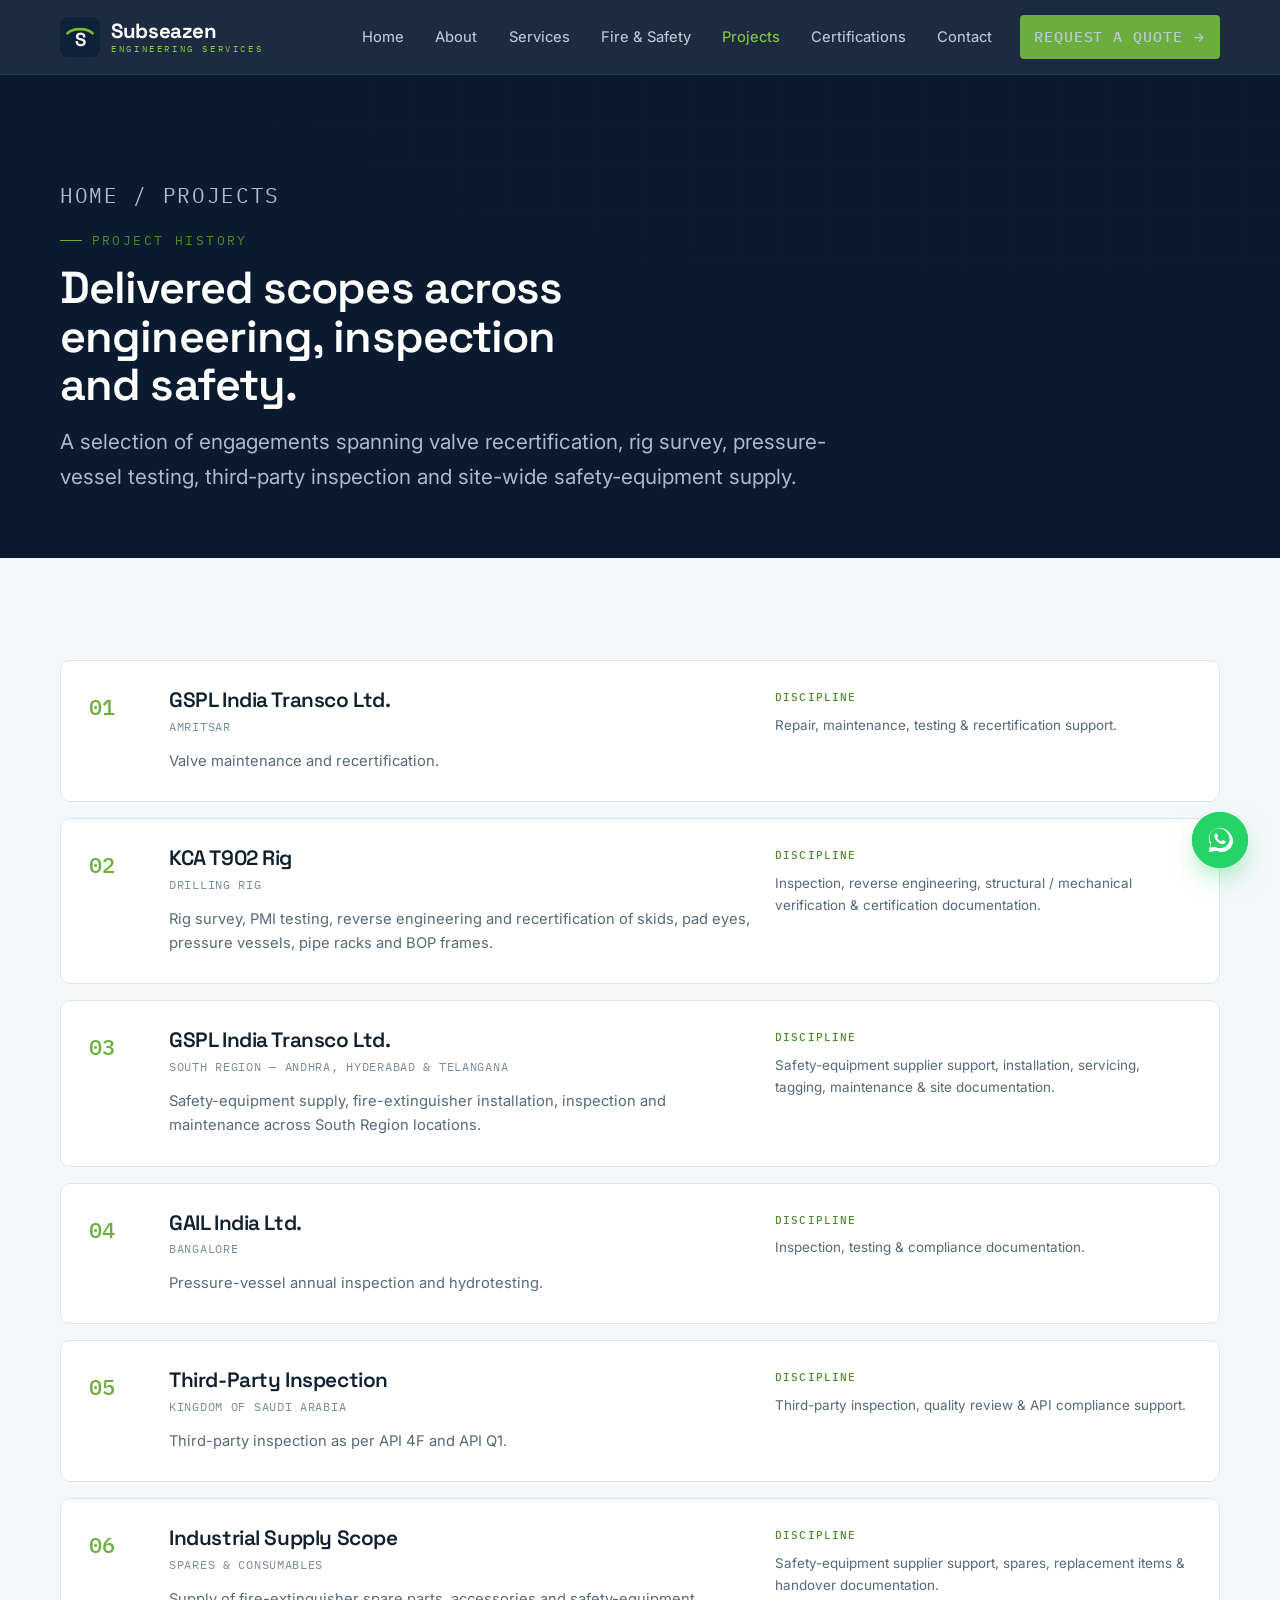
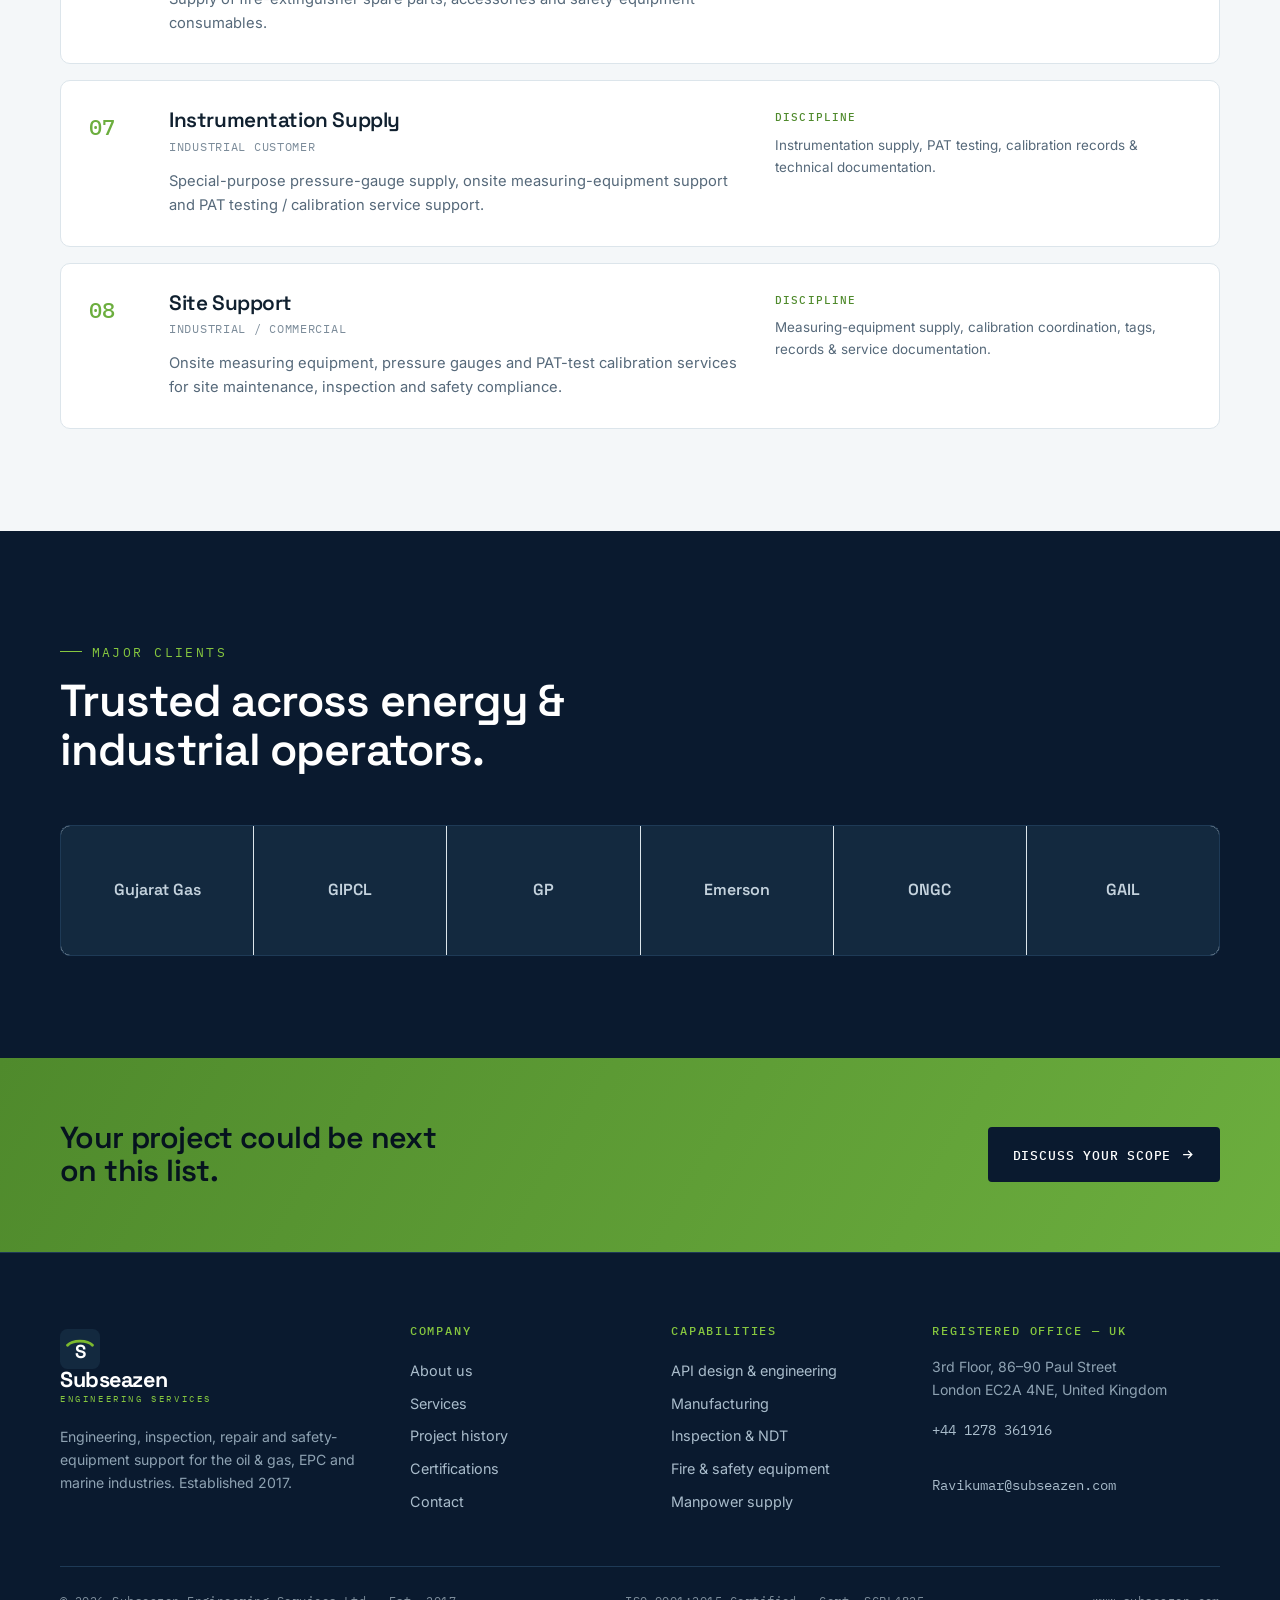
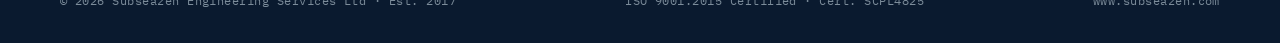
<file: projects.html>
<!DOCTYPE html>
<html lang="en">
<head>
<meta charset="utf-8">
<meta name="viewport" content="width=device-width, initial-scale=1">
<title>Project History | Subseazen Engineering Services</title>
<meta name="description" content="Delivered scopes: valve recertification, rig survey & reverse engineering, pressure-vessel testing, API 4F third-party inspection and site-wide fire-safety supply.">
<link rel="canonical" href="https://www.subseazen.com/projects.html">
<meta name="theme-color" content="#0a1a2f">
<meta name="robots" content="index,follow">
<!-- Open Graph -->
<meta property="og:type" content="website">
<meta property="og:site_name" content="Subseazen Engineering Services">
<meta property="og:title" content="Project History | Subseazen Engineering Services">
<meta property="og:description" content="Delivered scopes: valve recertification, rig survey & reverse engineering, pressure-vessel testing, API 4F third-party inspection and site-wide fire-safety supply.">
<meta property="og:url" content="https://www.subseazen.com/projects.html">
<meta property="og:image" content="https://www.subseazen.com/assets/favicon.svg">
<meta name="twitter:card" content="summary">
<!-- Icons -->
<link rel="icon" href="assets/favicon.svg" type="image/svg+xml">
<link rel="apple-touch-icon" href="assets/favicon.svg">
<!-- Fonts -->
<link rel="preconnect" href="https://fonts.googleapis.com">
<link rel="preconnect" href="https://fonts.gstatic.com" crossorigin>
<link href="https://fonts.googleapis.com/css2?family=Space+Grotesk:wght@400;500;600;700&family=Inter:wght@400;450;500;600&family=IBM+Plex+Mono:wght@400;500&display=swap" rel="stylesheet">
<link rel="stylesheet" href="css/style.css">

</head>
<body>
<header class="site-header">
  <div class="wrap">
    <nav class="nav" aria-label="Primary">
      <a class="brand" href="index.html" aria-label="Subseazen Engineering Services — home">
        <svg class="brand__mark" viewBox="0 0 64 64" aria-hidden="true">
          <rect width="64" height="64" rx="12" fill="#0d2138"/>
          <path d="M12 26c8-9 32-9 40 0" fill="none" stroke="#7cb92e" stroke-width="4.5" stroke-linecap="round"/>
          <text x="32" y="46" font-family="'Space Grotesk',sans-serif" font-size="30" font-weight="700" fill="#fff" text-anchor="middle">S</text>
        </svg>
        <span class="brand__text">
          <span class="brand__name">Subseazen</span>
          <span class="brand__sub">Engineering Services</span>
        </span>
      </a>
      <button class="nav__toggle" aria-label="Menu" aria-expanded="false" aria-controls="primary-menu"><span></span></button>
      <div class="nav__links" id="primary-menu">
        <a href="index.html">Home</a>
        <a href="about.html">About</a>
        <a href="services.html">Services</a>
        <a href="products.html">Fire &amp; Safety</a>
        <a href="projects.html">Projects</a>
        <a href="certifications.html">Certifications</a>
        <a href="contact.html">Contact</a>
        <a class="btn nav__cta" href="contact.html#quote">Request a quote
          <svg viewBox="0 0 24 24" fill="none" stroke="currentColor" stroke-width="2"><path d="M5 12h14M13 6l6 6-6 6"/></svg>
        </a>
      </div>
    </nav>
  </div>
</header>

<section class="pbanner">
  <div class="hero__grid" aria-hidden="true"></div>
  <div class="wrap pbanner__inner">
    <p class="crumbs"><a href="index.html">Home</a> / Projects</p>
    <span class="eyebrow" style="margin-top:1rem">Project history</span>
    <h1>Delivered scopes across engineering, inspection and safety.</h1>
    <p>A selection of engagements spanning valve recertification, rig survey, pressure-vessel testing, third-party inspection and site-wide safety-equipment supply.</p>
  </div>
</section>

<section class="section">
  <div class="wrap">
    <div class="grid" style="gap:1rem">
      <article class="proj" data-reveal>
        <span class="proj__no">01</span>
        <div>
          <h3 class="proj__client">GSPL India Transco Ltd.</h3>
          <span class="proj__loc">Amritsar</span>
          <p class="proj__scope">Valve maintenance and recertification.</p>
        </div>
        <div class="proj__disc"><b>Discipline</b>Repair, maintenance, testing &amp; recertification support.</div>
      </article>
      <article class="proj" data-reveal>
        <span class="proj__no">02</span>
        <div>
          <h3 class="proj__client">KCA T902 Rig</h3>
          <span class="proj__loc">Drilling rig</span>
          <p class="proj__scope">Rig survey, PMI testing, reverse engineering and recertification of skids, pad eyes, pressure vessels, pipe racks and BOP frames.</p>
        </div>
        <div class="proj__disc"><b>Discipline</b>Inspection, reverse engineering, structural / mechanical verification &amp; certification documentation.</div>
      </article>
      <article class="proj" data-reveal>
        <span class="proj__no">03</span>
        <div>
          <h3 class="proj__client">GSPL India Transco Ltd.</h3>
          <span class="proj__loc">South Region — Andhra, Hyderabad &amp; Telangana</span>
          <p class="proj__scope">Safety-equipment supply, fire-extinguisher installation, inspection and maintenance across South Region locations.</p>
        </div>
        <div class="proj__disc"><b>Discipline</b>Safety-equipment supplier support, installation, servicing, tagging, maintenance &amp; site documentation.</div>
      </article>
      <article class="proj" data-reveal>
        <span class="proj__no">04</span>
        <div>
          <h3 class="proj__client">GAIL India Ltd.</h3>
          <span class="proj__loc">Bangalore</span>
          <p class="proj__scope">Pressure-vessel annual inspection and hydrotesting.</p>
        </div>
        <div class="proj__disc"><b>Discipline</b>Inspection, testing &amp; compliance documentation.</div>
      </article>
      <article class="proj" data-reveal>
        <span class="proj__no">05</span>
        <div>
          <h3 class="proj__client">Third-Party Inspection</h3>
          <span class="proj__loc">Kingdom of Saudi Arabia</span>
          <p class="proj__scope">Third-party inspection as per API 4F and API Q1.</p>
        </div>
        <div class="proj__disc"><b>Discipline</b>Third-party inspection, quality review &amp; API compliance support.</div>
      </article>
      <article class="proj" data-reveal>
        <span class="proj__no">06</span>
        <div>
          <h3 class="proj__client">Industrial Supply Scope</h3>
          <span class="proj__loc">Spares &amp; consumables</span>
          <p class="proj__scope">Supply of fire-extinguisher spare parts, accessories and safety-equipment consumables.</p>
        </div>
        <div class="proj__disc"><b>Discipline</b>Safety-equipment supplier support, spares, replacement items &amp; handover documentation.</div>
      </article>
      <article class="proj" data-reveal>
        <span class="proj__no">07</span>
        <div>
          <h3 class="proj__client">Instrumentation Supply</h3>
          <span class="proj__loc">Industrial customer</span>
          <p class="proj__scope">Special-purpose pressure-gauge supply, onsite measuring-equipment support and PAT testing / calibration service support.</p>
        </div>
        <div class="proj__disc"><b>Discipline</b>Instrumentation supply, PAT testing, calibration records &amp; technical documentation.</div>
      </article>
      <article class="proj" data-reveal>
        <span class="proj__no">08</span>
        <div>
          <h3 class="proj__client">Site Support</h3>
          <span class="proj__loc">Industrial / commercial</span>
          <p class="proj__scope">Onsite measuring equipment, pressure gauges and PAT-test calibration services for site maintenance, inspection and safety compliance.</p>
        </div>
        <div class="proj__disc"><b>Discipline</b>Measuring-equipment supply, calibration coordination, tags, records &amp; service documentation.</div>
      </article>
    </div>
  </div>
</section>

<!-- CLIENTS -->
<section class="section dark">
  <div class="wrap">
    <div class="section-head" data-reveal><span class="eyebrow">Major clients</span><h2>Trusted across energy &amp; industrial operators.</h2></div>
    <div class="clients" data-reveal style="border-color:var(--steel-line)">
      <div style="background:var(--steel);color:#c4d2dd">Gujarat Gas</div>
      <div style="background:var(--steel);color:#c4d2dd">GIPCL</div>
      <div style="background:var(--steel);color:#c4d2dd">GP</div>
      <div style="background:var(--steel);color:#c4d2dd">Emerson</div>
      <div style="background:var(--steel);color:#c4d2dd">ONGC</div>
      <div style="background:var(--steel);color:#c4d2dd">GAIL</div>
    </div>
  </div>
</section>

<section class="section--tight ctaband">
  <div class="wrap ctaband__inner">
    <h2>Your project could be next on this list.</h2>
    <a class="btn" href="contact.html#quote">Discuss your scope
      <svg viewBox="0 0 24 24" fill="none" stroke="currentColor" stroke-width="2"><path d="M5 12h14M13 6l6 6-6 6"/></svg></a>
  </div>
</section>

<footer class="site-footer">
  <div class="wrap">
    <div class="footer-grid">
      <div class="footer-brand">
        <a class="brand" href="index.html">
          <svg class="brand__mark" viewBox="0 0 64 64" aria-hidden="true">
            <rect width="64" height="64" rx="12" fill="#13293f"/>
            <path d="M12 26c8-9 32-9 40 0" fill="none" stroke="#7cb92e" stroke-width="4.5" stroke-linecap="round"/>
            <text x="32" y="46" font-family="'Space Grotesk',sans-serif" font-size="30" font-weight="700" fill="#fff" text-anchor="middle">S</text>
          </svg>
          <span class="brand__text"><span class="brand__name">Subseazen</span><span class="brand__sub">Engineering Services</span></span>
        </a>
        <p style="margin-top:1.1rem;max-width:34ch">Engineering, inspection, repair and safety-equipment support for the oil &amp; gas, EPC and marine industries. Established 2017.</p>
      </div>
      <div>
        <h4>Company</h4>
        <a href="about.html">About us</a>
        <a href="services.html">Services</a>
        <a href="projects.html">Project history</a>
        <a href="certifications.html">Certifications</a>
        <a href="contact.html">Contact</a>
      </div>
      <div>
        <h4>Capabilities</h4>
        <a href="services.html#engineering">API design &amp; engineering</a>
        <a href="services.html#manufacturing">Manufacturing</a>
        <a href="services.html#inspection">Inspection &amp; NDT</a>
        <a href="products.html">Fire &amp; safety equipment</a>
        <a href="services.html#manpower">Manpower supply</a>
      </div>
      <div>
        <h4>Registered office — UK</h4>
        <p>3rd Floor, 86–90 Paul Street<br>London EC2A 4NE, United Kingdom</p>
        <p style="margin-top:.8rem;font-family:var(--f-mono);font-size:.82rem;color:#a9bccb">
          <a href="tel:+441278361916">+44 1278 361916</a><br>
          <a href="mailto:Ravikumar@subseazen.com">Ravikumar@subseazen.com</a>
        </p>
      </div>
    </div>
    <div class="footer-bottom">
      <span>© <span id="year">2026</span> Subseazen Engineering Services Ltd · Est. 2017</span>
      <span>ISO 9001:2015 Certified · Cert. SCPL4825</span>
      <span><a href="https://www.subseazen.com">www.subseazen.com</a></span>
    </div>
  </div>
</footer>

<a class="wa" href="https://wa.me/447587261490?text=Hello%20Subseazen%2C%20I%27d%20like%20to%20enquire%20about%20your%20services." target="_blank" rel="noopener" aria-label="Chat on WhatsApp">
  <svg viewBox="0 0 32 32" fill="currentColor" aria-hidden="true"><path d="M16 3C9.4 3 4 8.4 4 15c0 2.1.6 4.1 1.6 5.9L4 29l8.3-1.5c1.7.9 3.6 1.4 5.7 1.4 6.6 0 12-5.4 12-12S22.6 3 16 3zm0 21.8c-1.8 0-3.5-.5-5-1.4l-.4-.2-4.9.9.9-4.8-.2-.4c-1-1.6-1.5-3.4-1.5-5.3 0-5.6 4.6-10.2 10.2-10.2S26.2 9.4 26.2 15 21.6 24.8 16 24.8zm5.6-7.6c-.3-.2-1.8-.9-2.1-1s-.5-.2-.7.1c-.2.3-.8 1-.9 1.2-.2.2-.3.2-.6.1-.3-.2-1.3-.5-2.5-1.5-.9-.8-1.5-1.8-1.7-2.1-.2-.3 0-.5.1-.6l.5-.5c.1-.2.2-.3.3-.5.1-.2 0-.4 0-.5s-.7-1.7-1-2.3c-.3-.6-.5-.5-.7-.5h-.6c-.2 0-.5.1-.8.4-.3.3-1 1-1 2.5s1.1 2.9 1.2 3.1c.2.2 2.1 3.2 5.1 4.5.7.3 1.3.5 1.7.6.7.2 1.4.2 1.9.1.6-.1 1.8-.7 2-1.4.3-.7.3-1.3.2-1.4-.1-.1-.3-.2-.6-.3z"/></svg>
</a>

<script src="js/main.js" defer></script>

</body>
</html>
</file>
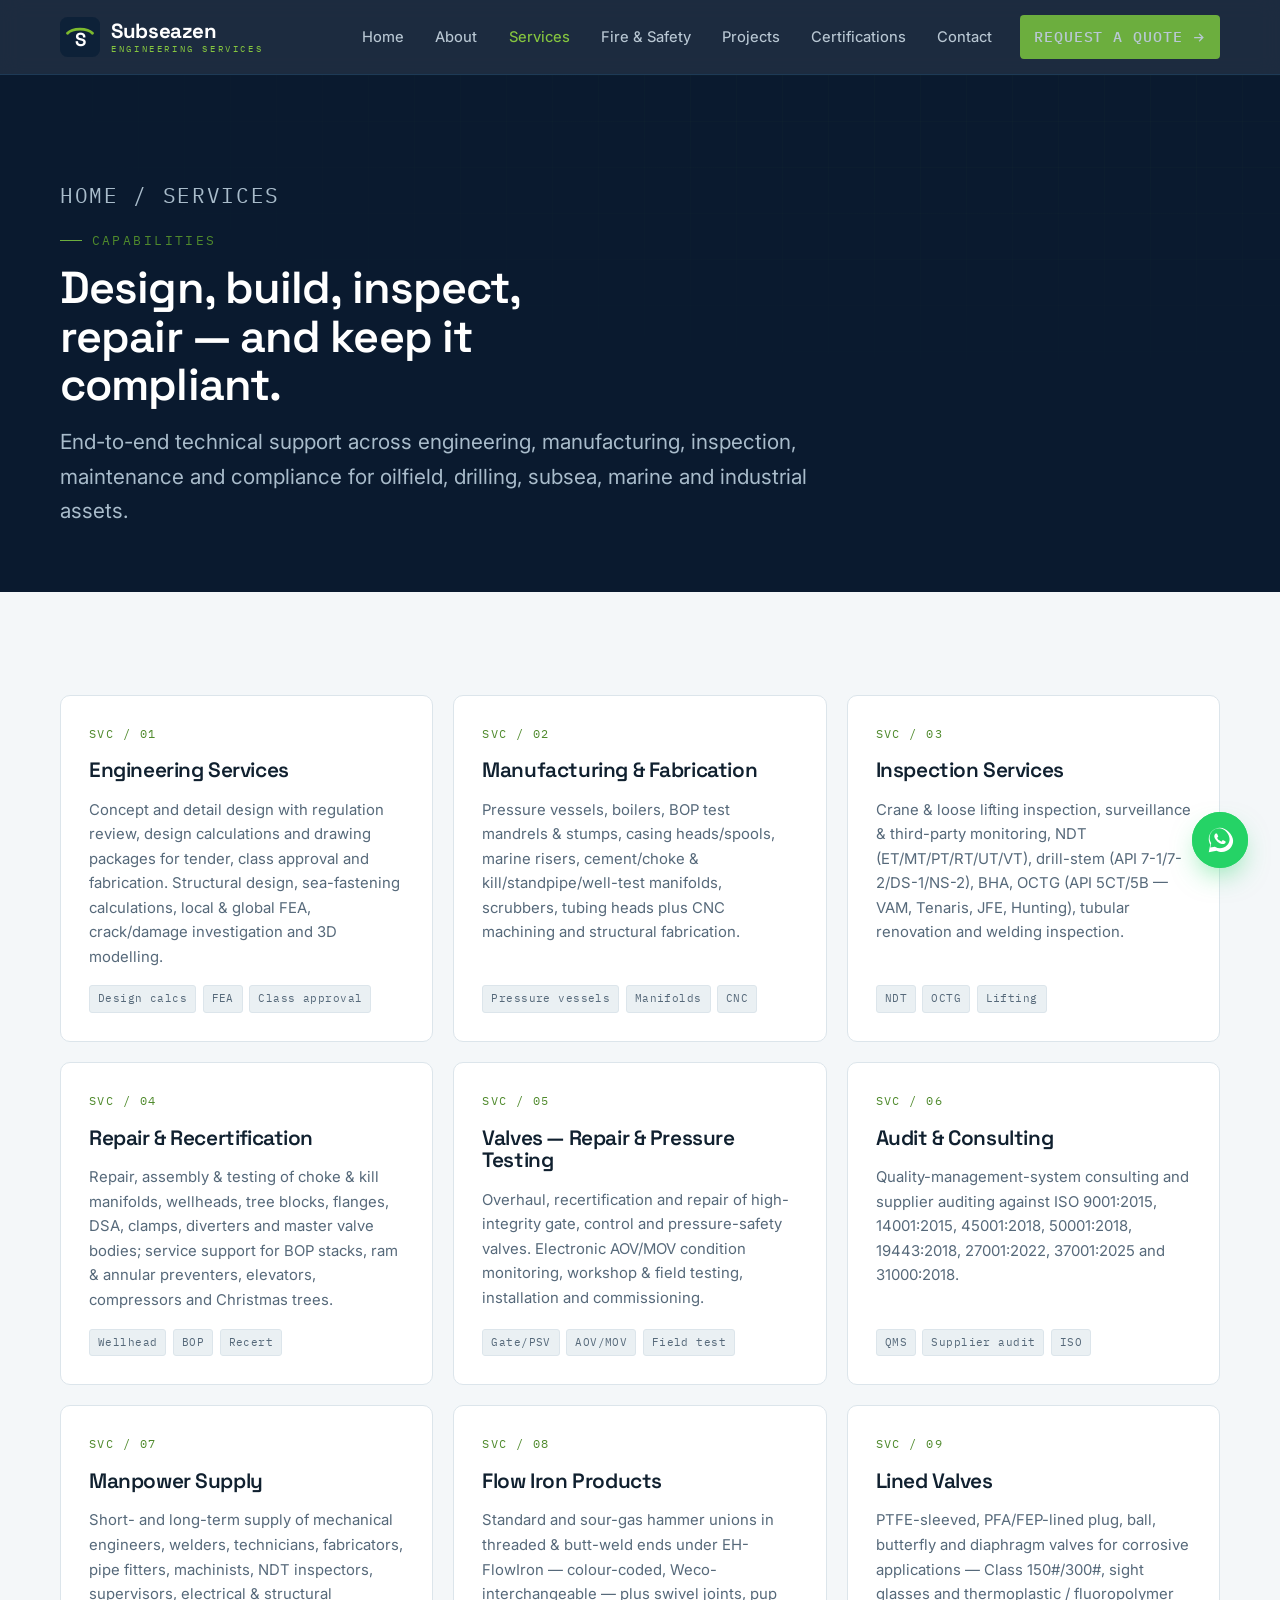
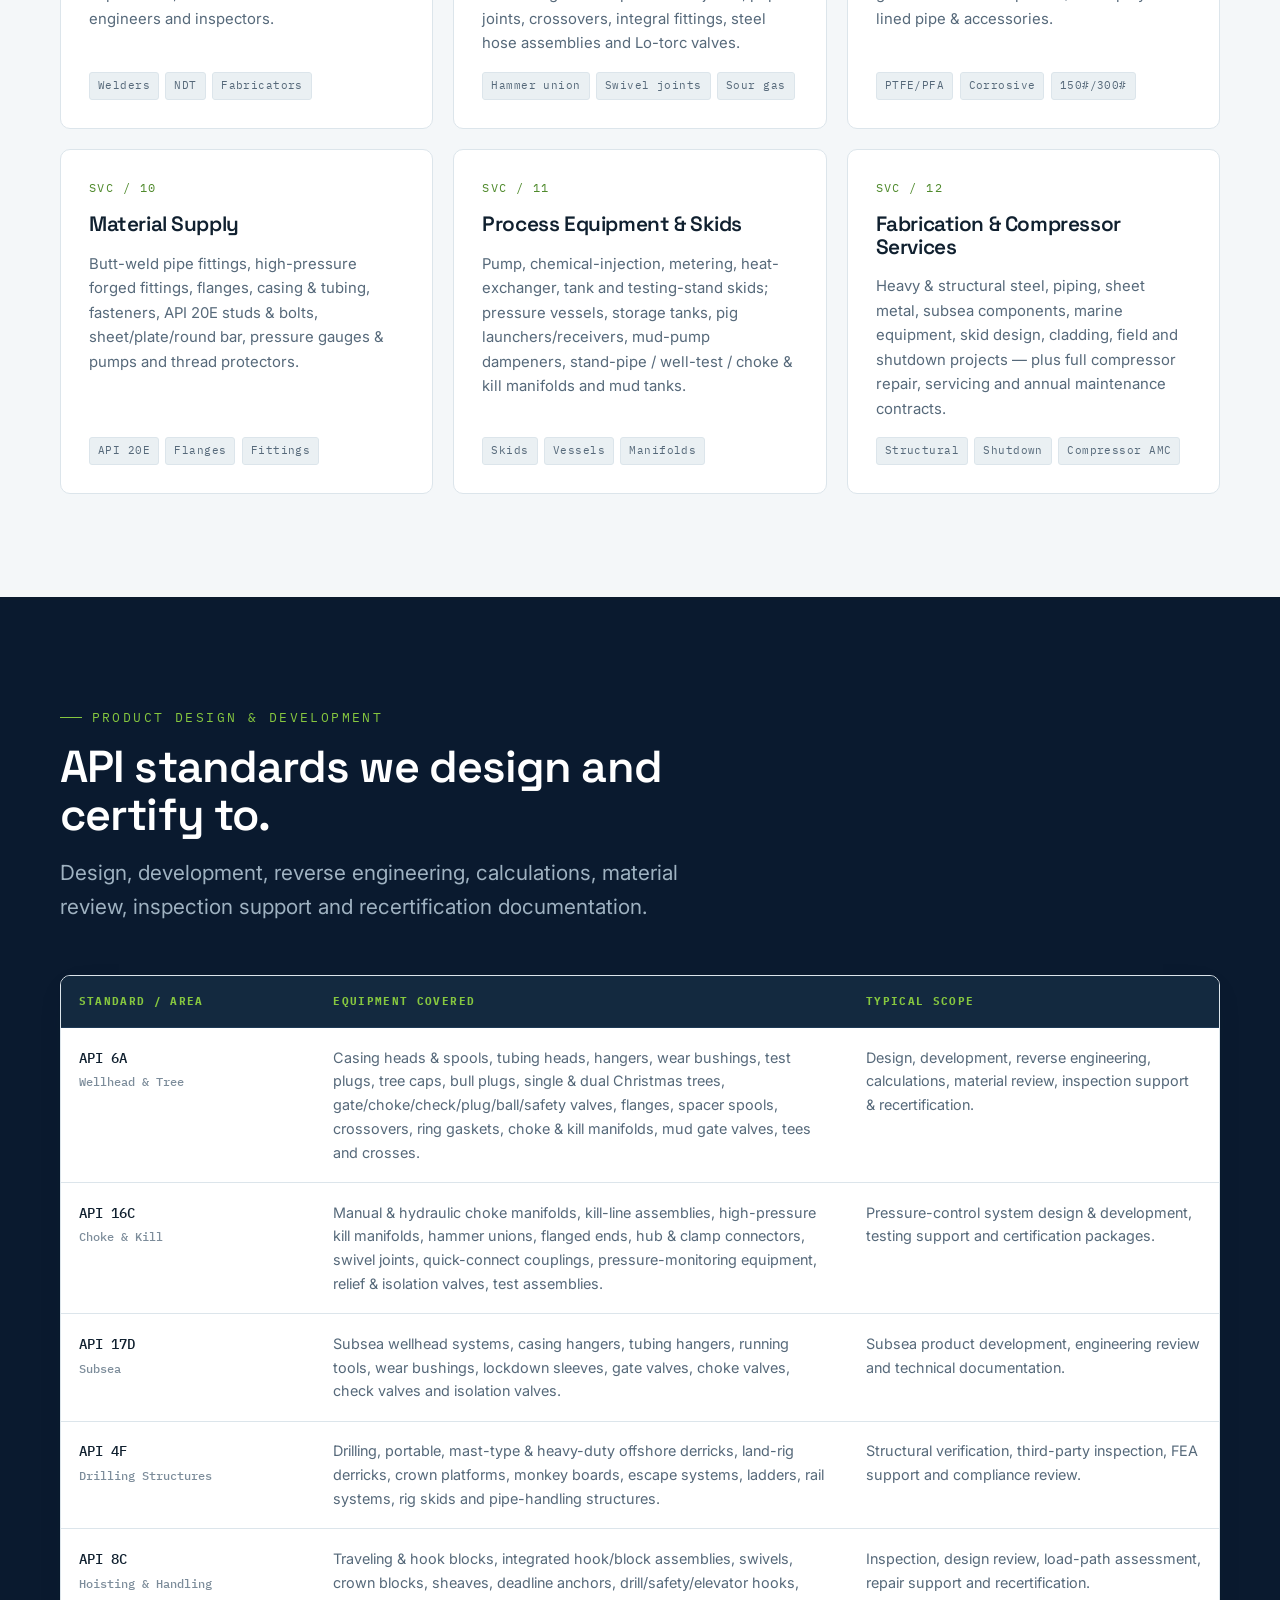
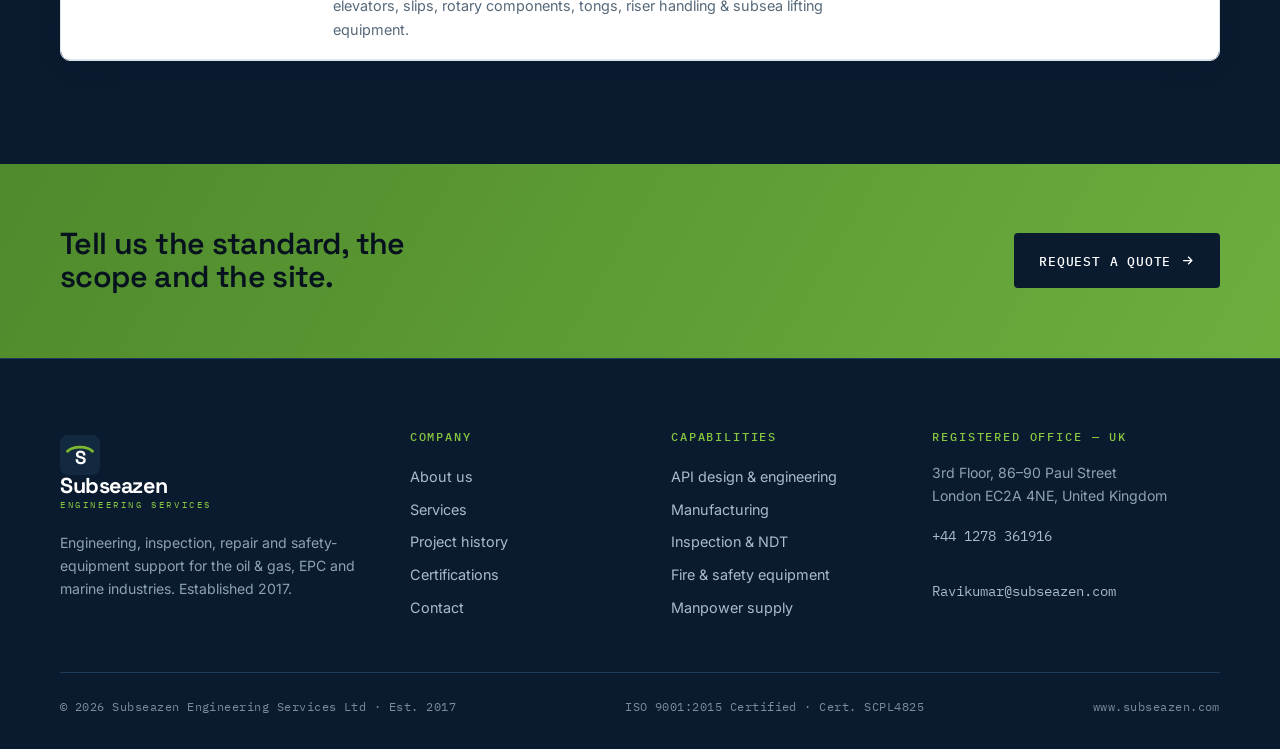
<file: services.html>
<!DOCTYPE html>
<html lang="en">
<head>
<meta charset="utf-8">
<meta name="viewport" content="width=device-width, initial-scale=1">
<title>Services | Engineering, Manufacturing, Inspection & Repair — Subseazen</title>
<meta name="description" content="End-to-end capability: API 6A/16C/17D/4F/8C design, manufacturing & fabrication, NDT inspection, valve testing, repair & recertification, audit, manpower and material supply.">
<link rel="canonical" href="https://www.subseazen.com/services.html">
<meta name="theme-color" content="#0a1a2f">
<meta name="robots" content="index,follow">
<!-- Open Graph -->
<meta property="og:type" content="website">
<meta property="og:site_name" content="Subseazen Engineering Services">
<meta property="og:title" content="Services | Engineering, Manufacturing, Inspection & Repair — Subseazen">
<meta property="og:description" content="End-to-end capability: API 6A/16C/17D/4F/8C design, manufacturing & fabrication, NDT inspection, valve testing, repair & recertification, audit, manpower and material supply.">
<meta property="og:url" content="https://www.subseazen.com/services.html">
<meta property="og:image" content="https://www.subseazen.com/assets/favicon.svg">
<meta name="twitter:card" content="summary">
<!-- Icons -->
<link rel="icon" href="assets/favicon.svg" type="image/svg+xml">
<link rel="apple-touch-icon" href="assets/favicon.svg">
<!-- Fonts -->
<link rel="preconnect" href="https://fonts.googleapis.com">
<link rel="preconnect" href="https://fonts.gstatic.com" crossorigin>
<link href="https://fonts.googleapis.com/css2?family=Space+Grotesk:wght@400;500;600;700&family=Inter:wght@400;450;500;600&family=IBM+Plex+Mono:wght@400;500&display=swap" rel="stylesheet">
<link rel="stylesheet" href="css/style.css">

</head>
<body>
<header class="site-header">
  <div class="wrap">
    <nav class="nav" aria-label="Primary">
      <a class="brand" href="index.html" aria-label="Subseazen Engineering Services — home">
        <svg class="brand__mark" viewBox="0 0 64 64" aria-hidden="true">
          <rect width="64" height="64" rx="12" fill="#0d2138"/>
          <path d="M12 26c8-9 32-9 40 0" fill="none" stroke="#7cb92e" stroke-width="4.5" stroke-linecap="round"/>
          <text x="32" y="46" font-family="'Space Grotesk',sans-serif" font-size="30" font-weight="700" fill="#fff" text-anchor="middle">S</text>
        </svg>
        <span class="brand__text">
          <span class="brand__name">Subseazen</span>
          <span class="brand__sub">Engineering Services</span>
        </span>
      </a>
      <button class="nav__toggle" aria-label="Menu" aria-expanded="false" aria-controls="primary-menu"><span></span></button>
      <div class="nav__links" id="primary-menu">
        <a href="index.html">Home</a>
        <a href="about.html">About</a>
        <a href="services.html">Services</a>
        <a href="products.html">Fire &amp; Safety</a>
        <a href="projects.html">Projects</a>
        <a href="certifications.html">Certifications</a>
        <a href="contact.html">Contact</a>
        <a class="btn nav__cta" href="contact.html#quote">Request a quote
          <svg viewBox="0 0 24 24" fill="none" stroke="currentColor" stroke-width="2"><path d="M5 12h14M13 6l6 6-6 6"/></svg>
        </a>
      </div>
    </nav>
  </div>
</header>

<section class="pbanner">
  <div class="hero__grid" aria-hidden="true"></div>
  <div class="wrap pbanner__inner">
    <p class="crumbs"><a href="index.html">Home</a> / Services</p>
    <span class="eyebrow" style="margin-top:1rem">Capabilities</span>
    <h1>Design, build, inspect, repair — and keep it compliant.</h1>
    <p>End-to-end technical support across engineering, manufacturing, inspection, maintenance and compliance for oilfield, drilling, subsea, marine and industrial assets.</p>
  </div>
</section>

<!-- SERVICE GRID -->
<section class="section">
  <div class="wrap">
    <div class="grid grid--3">
      <article class="svc" id="engineering" data-reveal>
        <span class="svc__code">SVC / 01</span>
        <h3>Engineering Services</h3>
        <p>Concept and detail design with regulation review, design calculations and drawing packages for tender, class approval and fabrication. Structural design, sea-fastening calculations, local &amp; global FEA, crack/damage investigation and 3D modelling.</p>
        <div class="svc__tags"><span class="tag">Design calcs</span><span class="tag">FEA</span><span class="tag">Class approval</span></div>
      </article>
      <article class="svc" id="manufacturing" data-reveal>
        <span class="svc__code">SVC / 02</span>
        <h3>Manufacturing &amp; Fabrication</h3>
        <p>Pressure vessels, boilers, BOP test mandrels &amp; stumps, casing heads/spools, marine risers, cement/choke &amp; kill/standpipe/well-test manifolds, scrubbers, tubing heads plus CNC machining and structural fabrication.</p>
        <div class="svc__tags"><span class="tag">Pressure vessels</span><span class="tag">Manifolds</span><span class="tag">CNC</span></div>
      </article>
      <article class="svc" id="inspection" data-reveal>
        <span class="svc__code">SVC / 03</span>
        <h3>Inspection Services</h3>
        <p>Crane &amp; loose lifting inspection, surveillance &amp; third-party monitoring, NDT (ET/MT/PT/RT/UT/VT), drill-stem (API 7-1/7-2/DS-1/NS-2), BHA, OCTG (API 5CT/5B — VAM, Tenaris, JFE, Hunting), tubular renovation and welding inspection.</p>
        <div class="svc__tags"><span class="tag">NDT</span><span class="tag">OCTG</span><span class="tag">Lifting</span></div>
      </article>
      <article class="svc" id="repair" data-reveal>
        <span class="svc__code">SVC / 04</span>
        <h3>Repair &amp; Recertification</h3>
        <p>Repair, assembly &amp; testing of choke &amp; kill manifolds, wellheads, tree blocks, flanges, DSA, clamps, diverters and master valve bodies; service support for BOP stacks, ram &amp; annular preventers, elevators, compressors and Christmas trees.</p>
        <div class="svc__tags"><span class="tag">Wellhead</span><span class="tag">BOP</span><span class="tag">Recert</span></div>
      </article>
      <article class="svc" id="valves" data-reveal>
        <span class="svc__code">SVC / 05</span>
        <h3>Valves — Repair &amp; Pressure Testing</h3>
        <p>Overhaul, recertification and repair of high-integrity gate, control and pressure-safety valves. Electronic AOV/MOV condition monitoring, workshop &amp; field testing, installation and commissioning.</p>
        <div class="svc__tags"><span class="tag">Gate/PSV</span><span class="tag">AOV/MOV</span><span class="tag">Field test</span></div>
      </article>
      <article class="svc" id="audit" data-reveal>
        <span class="svc__code">SVC / 06</span>
        <h3>Audit &amp; Consulting</h3>
        <p>Quality-management-system consulting and supplier auditing against ISO 9001:2015, 14001:2015, 45001:2018, 50001:2018, 19443:2018, 27001:2022, 37001:2025 and 31000:2018.</p>
        <div class="svc__tags"><span class="tag">QMS</span><span class="tag">Supplier audit</span><span class="tag">ISO</span></div>
      </article>
      <article class="svc" id="manpower" data-reveal>
        <span class="svc__code">SVC / 07</span>
        <h3>Manpower Supply</h3>
        <p>Short- and long-term supply of mechanical engineers, welders, technicians, fabricators, pipe fitters, machinists, NDT inspectors, supervisors, electrical &amp; structural engineers and inspectors.</p>
        <div class="svc__tags"><span class="tag">Welders</span><span class="tag">NDT</span><span class="tag">Fabricators</span></div>
      </article>
      <article class="svc" id="flowiron" data-reveal>
        <span class="svc__code">SVC / 08</span>
        <h3>Flow Iron Products</h3>
        <p>Standard and sour-gas hammer unions in threaded &amp; butt-weld ends under EH-FlowIron — colour-coded, Weco-interchangeable — plus swivel joints, pup joints, crossovers, integral fittings, steel hose assemblies and Lo-torc valves.</p>
        <div class="svc__tags"><span class="tag">Hammer union</span><span class="tag">Swivel joints</span><span class="tag">Sour gas</span></div>
      </article>
      <article class="svc" id="linedvalves" data-reveal>
        <span class="svc__code">SVC / 09</span>
        <h3>Lined Valves</h3>
        <p>PTFE-sleeved, PFA/FEP-lined plug, ball, butterfly and diaphragm valves for corrosive applications — Class 150#/300#, sight glasses and thermoplastic / fluoropolymer lined pipe &amp; accessories.</p>
        <div class="svc__tags"><span class="tag">PTFE/PFA</span><span class="tag">Corrosive</span><span class="tag">150#/300#</span></div>
      </article>
      <article class="svc" id="material" data-reveal>
        <span class="svc__code">SVC / 10</span>
        <h3>Material Supply</h3>
        <p>Butt-weld pipe fittings, high-pressure forged fittings, flanges, casing &amp; tubing, fasteners, API 20E studs &amp; bolts, sheet/plate/round bar, pressure gauges &amp; pumps and thread protectors.</p>
        <div class="svc__tags"><span class="tag">API 20E</span><span class="tag">Flanges</span><span class="tag">Fittings</span></div>
      </article>
      <article class="svc" id="skids" data-reveal>
        <span class="svc__code">SVC / 11</span>
        <h3>Process Equipment &amp; Skids</h3>
        <p>Pump, chemical-injection, metering, heat-exchanger, tank and testing-stand skids; pressure vessels, storage tanks, pig launchers/receivers, mud-pump dampeners, stand-pipe / well-test / choke &amp; kill manifolds and mud tanks.</p>
        <div class="svc__tags"><span class="tag">Skids</span><span class="tag">Vessels</span><span class="tag">Manifolds</span></div>
      </article>
      <article class="svc" id="fabrication" data-reveal>
        <span class="svc__code">SVC / 12</span>
        <h3>Fabrication &amp; Compressor Services</h3>
        <p>Heavy &amp; structural steel, piping, sheet metal, subsea components, marine equipment, skid design, cladding, field and shutdown projects — plus full compressor repair, servicing and annual maintenance contracts.</p>
        <div class="svc__tags"><span class="tag">Structural</span><span class="tag">Shutdown</span><span class="tag">Compressor AMC</span></div>
      </article>
    </div>
  </div>
</section>

<!-- API STANDARDS TABLE -->
<section class="section dark">
  <div class="wrap">
    <div class="section-head" data-reveal>
      <span class="eyebrow">Product design &amp; development</span>
      <h2>API standards we design and certify to.</h2>
      <p>Design, development, reverse engineering, calculations, material review, inspection support and recertification documentation.</p>
    </div>
    <div class="tablewrap" data-reveal>
      <table class="stdtable">
        <thead>
          <tr><th style="width:22%">Standard / area</th><th style="width:46%">Equipment covered</th><th>Typical scope</th></tr>
        </thead>
        <tbody>
          <tr>
            <td class="std-code">API 6A<br><span style="color:var(--slate-2);font-size:.78rem">Wellhead &amp; Tree</span></td>
            <td>Casing heads &amp; spools, tubing heads, hangers, wear bushings, test plugs, tree caps, bull plugs, single &amp; dual Christmas trees, gate/choke/check/plug/ball/safety valves, flanges, spacer spools, crossovers, ring gaskets, choke &amp; kill manifolds, mud gate valves, tees and crosses.</td>
            <td>Design, development, reverse engineering, calculations, material review, inspection support &amp; recertification.</td>
          </tr>
          <tr>
            <td class="std-code">API 16C<br><span style="color:var(--slate-2);font-size:.78rem">Choke &amp; Kill</span></td>
            <td>Manual &amp; hydraulic choke manifolds, kill-line assemblies, high-pressure kill manifolds, hammer unions, flanged ends, hub &amp; clamp connectors, swivel joints, quick-connect couplings, pressure-monitoring equipment, relief &amp; isolation valves, test assemblies.</td>
            <td>Pressure-control system design &amp; development, testing support and certification packages.</td>
          </tr>
          <tr>
            <td class="std-code">API 17D<br><span style="color:var(--slate-2);font-size:.78rem">Subsea</span></td>
            <td>Subsea wellhead systems, casing hangers, tubing hangers, running tools, wear bushings, lockdown sleeves, gate valves, choke valves, check valves and isolation valves.</td>
            <td>Subsea product development, engineering review and technical documentation.</td>
          </tr>
          <tr>
            <td class="std-code">API 4F<br><span style="color:var(--slate-2);font-size:.78rem">Drilling Structures</span></td>
            <td>Drilling, portable, mast-type &amp; heavy-duty offshore derricks, land-rig derricks, crown platforms, monkey boards, escape systems, ladders, rail systems, rig skids and pipe-handling structures.</td>
            <td>Structural verification, third-party inspection, FEA support and compliance review.</td>
          </tr>
          <tr>
            <td class="std-code">API 8C<br><span style="color:var(--slate-2);font-size:.78rem">Hoisting &amp; Handling</span></td>
            <td>Traveling &amp; hook blocks, integrated hook/block assemblies, swivels, crown blocks, sheaves, deadline anchors, drill/safety/elevator hooks, elevators, slips, rotary components, tongs, riser handling &amp; subsea lifting equipment.</td>
            <td>Inspection, design review, load-path assessment, repair support and recertification.</td>
          </tr>
        </tbody>
      </table>
    </div>
  </div>
</section>

<section class="section--tight ctaband">
  <div class="wrap ctaband__inner">
    <h2>Tell us the standard, the scope and the site.</h2>
    <a class="btn" href="contact.html#quote">Request a quote
      <svg viewBox="0 0 24 24" fill="none" stroke="currentColor" stroke-width="2"><path d="M5 12h14M13 6l6 6-6 6"/></svg></a>
  </div>
</section>

<footer class="site-footer">
  <div class="wrap">
    <div class="footer-grid">
      <div class="footer-brand">
        <a class="brand" href="index.html">
          <svg class="brand__mark" viewBox="0 0 64 64" aria-hidden="true">
            <rect width="64" height="64" rx="12" fill="#13293f"/>
            <path d="M12 26c8-9 32-9 40 0" fill="none" stroke="#7cb92e" stroke-width="4.5" stroke-linecap="round"/>
            <text x="32" y="46" font-family="'Space Grotesk',sans-serif" font-size="30" font-weight="700" fill="#fff" text-anchor="middle">S</text>
          </svg>
          <span class="brand__text"><span class="brand__name">Subseazen</span><span class="brand__sub">Engineering Services</span></span>
        </a>
        <p style="margin-top:1.1rem;max-width:34ch">Engineering, inspection, repair and safety-equipment support for the oil &amp; gas, EPC and marine industries. Established 2017.</p>
      </div>
      <div>
        <h4>Company</h4>
        <a href="about.html">About us</a>
        <a href="services.html">Services</a>
        <a href="projects.html">Project history</a>
        <a href="certifications.html">Certifications</a>
        <a href="contact.html">Contact</a>
      </div>
      <div>
        <h4>Capabilities</h4>
        <a href="services.html#engineering">API design &amp; engineering</a>
        <a href="services.html#manufacturing">Manufacturing</a>
        <a href="services.html#inspection">Inspection &amp; NDT</a>
        <a href="products.html">Fire &amp; safety equipment</a>
        <a href="services.html#manpower">Manpower supply</a>
      </div>
      <div>
        <h4>Registered office — UK</h4>
        <p>3rd Floor, 86–90 Paul Street<br>London EC2A 4NE, United Kingdom</p>
        <p style="margin-top:.8rem;font-family:var(--f-mono);font-size:.82rem;color:#a9bccb">
          <a href="tel:+441278361916">+44 1278 361916</a><br>
          <a href="mailto:Ravikumar@subseazen.com">Ravikumar@subseazen.com</a>
        </p>
      </div>
    </div>
    <div class="footer-bottom">
      <span>© <span id="year">2026</span> Subseazen Engineering Services Ltd · Est. 2017</span>
      <span>ISO 9001:2015 Certified · Cert. SCPL4825</span>
      <span><a href="https://www.subseazen.com">www.subseazen.com</a></span>
    </div>
  </div>
</footer>

<a class="wa" href="https://wa.me/447587261490?text=Hello%20Subseazen%2C%20I%27d%20like%20to%20enquire%20about%20your%20services." target="_blank" rel="noopener" aria-label="Chat on WhatsApp">
  <svg viewBox="0 0 32 32" fill="currentColor" aria-hidden="true"><path d="M16 3C9.4 3 4 8.4 4 15c0 2.1.6 4.1 1.6 5.9L4 29l8.3-1.5c1.7.9 3.6 1.4 5.7 1.4 6.6 0 12-5.4 12-12S22.6 3 16 3zm0 21.8c-1.8 0-3.5-.5-5-1.4l-.4-.2-4.9.9.9-4.8-.2-.4c-1-1.6-1.5-3.4-1.5-5.3 0-5.6 4.6-10.2 10.2-10.2S26.2 9.4 26.2 15 21.6 24.8 16 24.8zm5.6-7.6c-.3-.2-1.8-.9-2.1-1s-.5-.2-.7.1c-.2.3-.8 1-.9 1.2-.2.2-.3.2-.6.1-.3-.2-1.3-.5-2.5-1.5-.9-.8-1.5-1.8-1.7-2.1-.2-.3 0-.5.1-.6l.5-.5c.1-.2.2-.3.3-.5.1-.2 0-.4 0-.5s-.7-1.7-1-2.3c-.3-.6-.5-.5-.7-.5h-.6c-.2 0-.5.1-.8.4-.3.3-1 1-1 2.5s1.1 2.9 1.2 3.1c.2.2 2.1 3.2 5.1 4.5.7.3 1.3.5 1.7.6.7.2 1.4.2 1.9.1.6-.1 1.8-.7 2-1.4.3-.7.3-1.3.2-1.4-.1-.1-.3-.2-.6-.3z"/></svg>
</a>

<script src="js/main.js" defer></script>

</body>
</html>
</file>
<file: css/style.css>
/* =========================================================================
   SUBSEAZEN ENGINEERING SERVICES — Design System
   Palette: offshore navy + steel + brand green, mist ground, safety-red accent
   Type: Space Grotesk (display) · Inter (body) · IBM Plex Mono (spec/data)
   ========================================================================= */

:root {
  /* Core palette */
  --abyss:      #0a1a2f;
  --abyss-2:    #0d2138;
  --steel:      #13293f;
  --steel-line: #1e3a56;
  --brand:      #6cae3e;
  --brand-2:    #86c73f;
  --brand-deep: #4f8a2c;
  --safety:     #d64420;
  --ink:        #10202f;
  --slate:      #56697a;
  --slate-2:    #7c8c9a;
  --mist:       #f4f7f9;
  --mist-2:     #eaf0f3;
  --line:       #dce5eb;
  --white:      #ffffff;

  /* Type */
  --f-display: "Space Grotesk", system-ui, sans-serif;
  --f-body:    "Inter", system-ui, sans-serif;
  --f-mono:    "IBM Plex Mono", ui-monospace, monospace;

  /* Scale */
  --step--1: clamp(0.78rem, 0.76rem + 0.1vw, 0.84rem);
  --step-0:  clamp(0.95rem, 0.92rem + 0.15vw, 1.02rem);
  --step-1:  clamp(1.1rem, 1.02rem + 0.4vw, 1.3rem);
  --step-2:  clamp(1.45rem, 1.3rem + 0.8vw, 1.9rem);
  --step-3:  clamp(1.9rem, 1.6rem + 1.5vw, 2.9rem);
  --step-4:  clamp(2.6rem, 2rem + 3vw, 4.6rem);

  /* Space + structure */
  --gutter: clamp(1.15rem, 4vw, 2.5rem);
  --maxw: 1240px;
  --radius: 4px;
  --radius-lg: 10px;
  --shadow: 0 1px 2px rgba(16,32,47,.06), 0 8px 30px -12px rgba(16,32,47,.18);
  --shadow-lg: 0 30px 60px -28px rgba(10,26,47,.45);
  --ease: cubic-bezier(.22,.61,.36,1);
}

/* ---------- Reset ---------- */
*, *::before, *::after { box-sizing: border-box; }
* { margin: 0; }
html { -webkit-text-size-adjust: 100%; scroll-behavior: smooth; }
body {
  font-family: var(--f-body);
  font-size: var(--step-0);
  line-height: 1.65;
  color: var(--ink);
  background: var(--mist);
  -webkit-font-smoothing: antialiased;
  text-rendering: optimizeLegibility;
  overflow-x: hidden;
}
img, svg { display: block; max-width: 100%; }
a { color: inherit; text-decoration: none; }
button { font: inherit; cursor: pointer; }
h1, h2, h3, h4 { font-family: var(--f-display); font-weight: 600; line-height: 1.08; letter-spacing: -0.02em; }
::selection { background: var(--brand); color: #06131f; }

/* ---------- Layout helpers ---------- */
.wrap { width: 100%; max-width: var(--maxw); margin-inline: auto; padding-inline: var(--gutter); }
.section { padding-block: clamp(3.75rem, 8vw, 7rem); }
.section--tight { padding-block: clamp(2.5rem, 5vw, 4rem); }
.dark { background: var(--abyss); color: #d8e2ea; }
.dark h1, .dark h2, .dark h3, .dark h4 { color: #fff; }

/* ---------- Spec eyebrow (signature) ---------- */
.eyebrow {
  font-family: var(--f-mono);
  font-size: var(--step--1);
  letter-spacing: 0.18em;
  text-transform: uppercase;
  color: var(--brand-deep);
  display: inline-flex;
  align-items: center;
  gap: .6rem;
}
.eyebrow::before {
  content: "";
  width: 22px; height: 1px; background: var(--brand);
}
.dark .eyebrow { color: var(--brand-2); }
.dark .eyebrow::before { background: var(--brand-2); }

.section-head { max-width: 62ch; margin-bottom: clamp(2rem, 4vw, 3.25rem); }
.section-head h2 { font-size: var(--step-3); margin-top: .9rem; }
.section-head p { margin-top: 1rem; color: var(--slate); font-size: var(--step-1); }
.dark .section-head p { color: #9fb2c1; }

/* ---------- Buttons ---------- */
.btn {
  --bg: var(--brand); --fg: #06131f;
  display: inline-flex; align-items: center; gap: .55rem;
  background: var(--bg); color: var(--fg);
  font-family: var(--f-mono); font-size: var(--step--1);
  letter-spacing: .06em; text-transform: uppercase; font-weight: 500;
  padding: .95rem 1.5rem; border: 1px solid transparent; border-radius: var(--radius);
  transition: transform .25s var(--ease), background .25s var(--ease), box-shadow .25s var(--ease);
}
.btn svg { width: 15px; height: 15px; transition: transform .25s var(--ease); }
.btn:hover { transform: translateY(-2px); box-shadow: 0 12px 24px -12px rgba(108,174,62,.7); }
.btn:hover svg { transform: translateX(3px); }
.btn--ghost { --bg: transparent; --fg: #dce7ee; border-color: var(--steel-line); }
.btn--ghost:hover { --bg: rgba(255,255,255,.05); box-shadow: none; border-color: var(--brand-2); }
.btn--outline { --bg: transparent; --fg: var(--ink); border-color: var(--line); }
.btn--outline:hover { --bg: var(--white); box-shadow: var(--shadow); border-color: var(--brand); }
.btn:focus-visible, a:focus-visible, button:focus-visible, input:focus-visible, select:focus-visible, textarea:focus-visible {
  outline: 2px solid var(--brand); outline-offset: 3px;
}

/* =========================================================================
   HEADER
   ========================================================================= */
.site-header {
  position: sticky; top: 0; z-index: 50;
  background: rgba(10,26,47,.92);
  backdrop-filter: saturate(140%) blur(10px);
  border-bottom: 1px solid var(--steel-line);
}
.nav { display: flex; align-items: center; justify-content: space-between; height: 74px; }
.brand { display: flex; align-items: center; gap: .7rem; }
.brand__mark { width: 40px; height: 40px; flex: none; }
.brand__text { display: flex; flex-direction: column; line-height: 1; }
.brand__name { font-family: var(--f-display); font-weight: 700; font-size: 1.28rem; color: #fff; letter-spacing: -.02em; }
.brand__sub { font-family: var(--f-mono); font-size: .58rem; letter-spacing: .28em; text-transform: uppercase; color: var(--brand-2); margin-top: 3px; }

.nav__links { display: flex; align-items: center; gap: .35rem; }
.nav__links a {
  font-size: .92rem; color: #b9c8d4; padding: .55rem .8rem; border-radius: var(--radius);
  transition: color .2s, background .2s; font-weight: 450;
}
.nav__links a:hover { color: #fff; background: rgba(255,255,255,.06); }
.nav__links a.is-active { color: var(--brand-2); }
.nav__cta { margin-left: .6rem; }

.nav__toggle {
  display: none; width: 44px; height: 44px; background: transparent;
  border: 1px solid var(--steel-line); border-radius: var(--radius); position: relative;
}
.nav__toggle span, .nav__toggle span::before, .nav__toggle span::after {
  content: ""; position: absolute; left: 50%; top: 50%; width: 18px; height: 1.5px;
  background: #dce7ee; transform: translate(-50%,-50%); transition: .3s var(--ease);
}
.nav__toggle span::before { top: -6px; }
.nav__toggle span::after { top: 6px; }
.nav.open .nav__toggle span { background: transparent; }
.nav.open .nav__toggle span::before { top: 0; transform: translate(-50%,-50%) rotate(45deg); }
.nav.open .nav__toggle span::after { top: 0; transform: translate(-50%,-50%) rotate(-45deg); }

@media (max-width: 960px) {
  .nav__toggle { display: block; }
  .nav__links {
    position: fixed; inset: 74px 0 auto 0; flex-direction: column; align-items: stretch;
    background: var(--abyss); border-bottom: 1px solid var(--steel-line);
    padding: 1rem var(--gutter) 1.5rem; gap: .15rem;
    transform: translateY(-140%); transition: transform .4s var(--ease); z-index: 40;
  }
  .nav.open .nav__links { transform: translateY(0); }
  .nav__links a { padding: .85rem .6rem; font-size: 1.05rem; border-bottom: 1px solid rgba(255,255,255,.05); }
  .nav__cta { margin: .8rem 0 0; }
  .btn.nav__cta { justify-content: center; }
}

/* =========================================================================
   HERO
   ========================================================================= */
.hero { position: relative; background: var(--abyss); color: #dce7ee; overflow: hidden; isolation: isolate; }
.hero__grid {
  position: absolute; inset: 0; z-index: -2; opacity: .5;
  background-image:
    linear-gradient(rgba(108,174,62,.06) 1px, transparent 1px),
    linear-gradient(90deg, rgba(108,174,62,.06) 1px, transparent 1px);
  background-size: 46px 46px;
  mask-image: radial-gradient(120% 90% at 80% 0%, #000 20%, transparent 75%);
}
.hero__glow {
  position: absolute; z-index: -1; width: 60vw; height: 60vw; right: -12vw; top: -18vw;
  background: radial-gradient(closest-side, rgba(108,174,62,.22), transparent 70%);
  filter: blur(10px);
}
.hero__inner { padding-block: clamp(4rem, 11vw, 8.5rem) clamp(3.5rem, 8vw, 6rem); position: relative; }
.hero__ribbon {
  display: flex; flex-wrap: wrap; gap: 1.4rem; align-items: center;
  font-family: var(--f-mono); font-size: var(--step--1); letter-spacing: .1em; text-transform: uppercase;
  color: var(--slate-2); margin-bottom: 1.8rem;
}
.hero__ribbon b { color: var(--brand-2); font-weight: 500; }
.hero__ribbon span { display: inline-flex; align-items: center; gap: .5rem; }
.hero h1 {
  font-size: var(--step-4); max-width: 16ch; color: #fff; font-weight: 600;
}
.hero h1 em { font-style: normal; color: var(--brand-2); }
.hero__lead { margin-top: 1.6rem; max-width: 56ch; font-size: var(--step-1); color: #a9bccb; }
.hero__actions { margin-top: 2.4rem; display: flex; flex-wrap: wrap; gap: .9rem; }

.hero__stats {
  margin-top: clamp(3rem, 7vw, 5rem);
  display: grid; grid-template-columns: repeat(4, 1fr);
  border: 1px solid var(--steel-line); border-radius: var(--radius-lg); overflow: hidden;
  background: linear-gradient(180deg, rgba(255,255,255,.03), transparent);
}
.hero__stat { padding: 1.6rem 1.4rem; border-right: 1px solid var(--steel-line); }
.hero__stat:last-child { border-right: none; }
.hero__stat b { font-family: var(--f-display); font-size: var(--step-2); color: #fff; display: block; letter-spacing: -.03em; }
.hero__stat span { font-family: var(--f-mono); font-size: .72rem; letter-spacing: .12em; text-transform: uppercase; color: var(--slate-2); }
@media (max-width: 720px) {
  .hero__stats { grid-template-columns: repeat(2, 1fr); }
  .hero__stat:nth-child(2) { border-right: none; }
  .hero__stat:nth-child(1), .hero__stat:nth-child(2) { border-bottom: 1px solid var(--steel-line); }
}

/* ---------- Capability index strip ---------- */
.capstrip { background: var(--steel); border-block: 1px solid var(--steel-line); }
.capstrip__row { display: flex; flex-wrap: wrap; gap: 0; }
.capstrip__item {
  flex: 1 1 200px; padding: 1.5rem var(--gutter); border-right: 1px solid var(--steel-line);
  display: flex; gap: 1rem; align-items: flex-start; color: #c4d2dd; transition: background .3s;
}
.capstrip__item:last-child { border-right: none; }
.capstrip__item:hover { background: rgba(108,174,62,.08); }
.capstrip__num { font-family: var(--f-mono); font-size: .72rem; color: var(--brand-2); letter-spacing: .1em; padding-top: 3px; }
.capstrip__item h3 { font-size: 1.05rem; color: #fff; }
.capstrip__item p { font-size: .82rem; color: var(--slate-2); margin-top: .25rem; }

/* =========================================================================
   CARD GRIDS
   ========================================================================= */
.grid { display: grid; gap: 1.25rem; }
.grid--3 { grid-template-columns: repeat(3, 1fr); }
.grid--2 { grid-template-columns: repeat(2, 1fr); }
.grid--4 { grid-template-columns: repeat(4, 1fr); }
@media (max-width: 980px) { .grid--3, .grid--4 { grid-template-columns: repeat(2, 1fr); } }
@media (max-width: 640px) { .grid--2, .grid--3, .grid--4 { grid-template-columns: 1fr; } }

/* Service card */
.svc {
  background: var(--white); border: 1px solid var(--line); border-radius: var(--radius-lg);
  padding: 1.75rem; display: flex; flex-direction: column; gap: 1rem; position: relative;
  transition: transform .3s var(--ease), box-shadow .3s var(--ease), border-color .3s;
  overflow: hidden;
}
.svc::after {
  content: ""; position: absolute; left: 0; top: 0; bottom: 0; width: 3px; background: var(--brand);
  transform: scaleY(0); transform-origin: top; transition: transform .35s var(--ease);
}
.svc:hover { transform: translateY(-4px); box-shadow: var(--shadow); border-color: #cdd9e1; }
.svc:hover::after { transform: scaleY(1); }
.svc__code { font-family: var(--f-mono); font-size: .74rem; letter-spacing: .12em; color: var(--brand-deep); }
.svc__icon { width: 40px; height: 40px; color: var(--brand-deep); }
.svc h3 { font-size: var(--step-1); }
.svc p { color: var(--slate); font-size: .93rem; }
.svc__tags { display: flex; flex-wrap: wrap; gap: .4rem; margin-top: auto; }
.tag {
  font-family: var(--f-mono); font-size: .68rem; letter-spacing: .04em; color: var(--slate);
  background: var(--mist-2); border: 1px solid var(--line); border-radius: 3px; padding: .25rem .5rem;
}

/* Feature list */
.flist { list-style: none; display: grid; gap: .85rem; }
.flist li { display: flex; gap: .8rem; align-items: flex-start; color: var(--slate); }
.flist li b { color: var(--ink); font-weight: 600; }
.flist svg { width: 18px; height: 18px; color: var(--brand-deep); flex: none; margin-top: 4px; }

/* Split feature block */
.split { display: grid; grid-template-columns: 1.05fr .95fr; gap: clamp(2rem, 5vw, 4.5rem); align-items: center; }
@media (max-width: 900px) { .split { grid-template-columns: 1fr; } }

/* =========================================================================
   STANDARDS TABLE (API)
   ========================================================================= */
.stdtable { width: 100%; border-collapse: collapse; font-size: .9rem; }
.stdtable thead th {
  font-family: var(--f-mono); font-size: .7rem; letter-spacing: .12em; text-transform: uppercase;
  text-align: left; color: var(--brand-2); padding: 1rem 1.1rem; background: var(--steel);
  border-bottom: 1px solid var(--steel-line);
}
.stdtable tbody td { padding: 1.1rem; border-bottom: 1px solid var(--line); vertical-align: top; color: var(--slate); }
.stdtable tbody tr { background: var(--white); transition: background .2s; }
.stdtable tbody tr:hover { background: var(--mist); }
.stdtable .std-code { font-family: var(--f-mono); color: var(--ink); font-weight: 500; white-space: nowrap; }
.tablewrap { overflow-x: auto; border: 1px solid var(--line); border-radius: var(--radius-lg); box-shadow: var(--shadow); }

/* =========================================================================
   PRODUCTS
   ========================================================================= */
.filterbar { display: flex; flex-wrap: wrap; gap: 1rem; align-items: center; justify-content: space-between; margin-bottom: 2rem; }
.search {
  position: relative; flex: 1 1 260px; max-width: 360px;
}
.search input {
  width: 100%; font: inherit; font-size: .95rem; padding: .8rem 1rem .8rem 2.6rem;
  border: 1px solid var(--line); border-radius: var(--radius); background: var(--white); color: var(--ink);
  transition: border-color .2s, box-shadow .2s;
}
.search input:focus { border-color: var(--brand); box-shadow: 0 0 0 3px rgba(108,174,62,.15); outline: none; }
.search svg { position: absolute; left: .9rem; top: 50%; transform: translateY(-50%); width: 17px; height: 17px; color: var(--slate-2); }

.chips { display: flex; flex-wrap: wrap; gap: .5rem; }
.chip {
  font-family: var(--f-mono); font-size: .74rem; letter-spacing: .04em; text-transform: uppercase;
  padding: .5rem .85rem; border: 1px solid var(--line); background: var(--white); color: var(--slate);
  border-radius: 100px; transition: all .2s var(--ease);
}
.chip:hover { border-color: var(--brand); color: var(--ink); }
.chip.is-active { background: var(--abyss); color: #fff; border-color: var(--abyss); }
.chip .count { opacity: .55; margin-left: .3rem; }

.prodgrid { display: grid; grid-template-columns: repeat(3, 1fr); gap: 1.1rem; }
@media (max-width: 900px) { .prodgrid { grid-template-columns: repeat(2, 1fr); } }
@media (max-width: 560px) { .prodgrid { grid-template-columns: 1fr; } }

.prod {
  background: var(--white); border: 1px solid var(--line); border-radius: var(--radius-lg);
  overflow: hidden; display: flex; flex-direction: column; transition: transform .3s var(--ease), box-shadow .3s var(--ease);
}
.prod:hover { transform: translateY(-3px); box-shadow: var(--shadow); }
.prod__vis {
  height: 132px; position: relative; display: grid; place-items: center;
  background: linear-gradient(160deg, var(--mist) 0%, var(--mist-2) 100%);
  border-bottom: 1px solid var(--line);
}
.prod__vis svg { width: 60px; height: 84px; }
.prod__band { position: absolute; top: 12px; left: 12px; right: 12px; height: 8px; border-radius: 2px; }
.prod__cat {
  position: absolute; bottom: 10px; right: 12px; font-family: var(--f-mono); font-size: .62rem;
  letter-spacing: .1em; text-transform: uppercase; color: var(--slate-2);
}
.prod__body { padding: 1.1rem 1.15rem 1.3rem; display: flex; flex-direction: column; gap: .55rem; flex: 1; }
.prod__code { font-family: var(--f-mono); font-size: .72rem; color: var(--brand-deep); letter-spacing: .05em; }
.prod h3 { font-size: 1.02rem; letter-spacing: -.01em; }
.prod__spec { list-style: none; display: grid; gap: .3rem; margin-top: .3rem; }
.prod__spec li { display: flex; justify-content: space-between; gap: 1rem; font-size: .8rem; color: var(--slate); border-bottom: 1px dashed var(--line); padding-bottom: .3rem; }
.prod__spec li span:last-child { font-family: var(--f-mono); color: var(--ink); text-align: right; }
.prod__foot { margin-top: auto; padding-top: .3rem; }
.prod__link { font-family: var(--f-mono); font-size: .74rem; letter-spacing: .05em; text-transform: uppercase; color: var(--brand-deep); display: inline-flex; align-items: center; gap: .4rem; }
.prod__link svg { width: 13px; height: 13px; }
.noresults { text-align: center; padding: 4rem 1rem; color: var(--slate); font-family: var(--f-mono); }

/* =========================================================================
   PROJECTS
   ========================================================================= */
.proj {
  display: grid; grid-template-columns: 56px 1.4fr 1fr; gap: 1.5rem; align-items: start;
  padding: 1.75rem; background: var(--white); border: 1px solid var(--line); border-radius: var(--radius-lg);
  transition: border-color .3s, box-shadow .3s, transform .3s var(--ease);
}
.proj:hover { border-color: #cdd9e1; box-shadow: var(--shadow); transform: translateY(-2px); }
.proj__no { font-family: var(--f-mono); font-size: 1.4rem; color: var(--brand); font-weight: 500; letter-spacing: -.02em; }
.proj__client { font-family: var(--f-display); font-size: var(--step-1); font-weight: 600; }
.proj__loc { font-family: var(--f-mono); font-size: .74rem; letter-spacing: .06em; text-transform: uppercase; color: var(--slate-2); margin-top: .3rem; display: block; }
.proj__scope { color: var(--slate); font-size: .92rem; margin-top: .8rem; }
.proj__disc { font-size: .84rem; color: var(--slate); }
.proj__disc b { display: block; font-family: var(--f-mono); font-size: .68rem; letter-spacing: .1em; text-transform: uppercase; color: var(--brand-deep); margin-bottom: .4rem; font-weight: 500; }
@media (max-width: 760px) { .proj { grid-template-columns: 40px 1fr; } .proj__disc { grid-column: 1 / -1; padding-top: .8rem; border-top: 1px solid var(--line); } }

/* Clients */
.clients { display: grid; grid-template-columns: repeat(6, 1fr); gap: 1px; background: var(--line); border: 1px solid var(--line); border-radius: var(--radius-lg); overflow: hidden; }
.clients div {
  background: var(--white); aspect-ratio: 3/2; display: grid; place-items: center; padding: 1.2rem;
  font-family: var(--f-display); font-weight: 600; font-size: 1rem; color: var(--slate); text-align: center; transition: color .3s, background .3s;
}
.clients div:hover { color: var(--abyss); background: var(--mist); }
@media (max-width: 900px) { .clients { grid-template-columns: repeat(3, 1fr); } }
@media (max-width: 480px) { .clients { grid-template-columns: repeat(2, 1fr); } }

/* =========================================================================
   CERTIFICATIONS
   ========================================================================= */
.certcard {
  background: var(--white); border: 1px solid var(--line); border-radius: var(--radius-lg); padding: 2rem;
  display: flex; flex-direction: column; gap: 1rem; position: relative; overflow: hidden;
}
.certcard--feature { border-color: var(--brand); box-shadow: 0 20px 50px -30px rgba(108,174,62,.55); }
.certseal {
  width: 58px; height: 58px; border-radius: 50%; display: grid; place-items: center; flex: none;
  background: var(--abyss); color: var(--brand-2); font-family: var(--f-mono); font-size: .62rem; text-align: center; letter-spacing: .02em; line-height: 1.1;
}
.certcard h3 { font-size: var(--step-1); }
.certcard .meta { font-family: var(--f-mono); font-size: .78rem; color: var(--slate); display: grid; gap: .35rem; }
.certcard .meta b { color: var(--ink); }
.stdpills { display: flex; flex-wrap: wrap; gap: .5rem; }
.stdpill { font-family: var(--f-mono); font-size: .74rem; padding: .5rem .8rem; border: 1px solid var(--line); border-radius: var(--radius); color: var(--ink); background: var(--mist); }

/* =========================================================================
   CONTACT + FORM
   ========================================================================= */
.contact-grid { display: grid; grid-template-columns: 1fr 1.1fr; gap: clamp(2rem, 5vw, 4rem); align-items: start; }
@media (max-width: 900px) { .contact-grid { grid-template-columns: 1fr; } }

.office {
  border: 1px solid var(--line); border-radius: var(--radius-lg); padding: 1.4rem 1.5rem; background: var(--white);
  transition: border-color .3s, box-shadow .3s;
}
.office:hover { border-color: #cdd9e1; box-shadow: var(--shadow); }
.office h3 { font-size: 1.05rem; display: flex; align-items: center; gap: .6rem; }
.office .flag { font-family: var(--f-mono); font-size: .64rem; letter-spacing: .12em; text-transform: uppercase; color: var(--brand-deep); border: 1px solid var(--line); border-radius: 3px; padding: .15rem .45rem; }
.office address { font-style: normal; color: var(--slate); font-size: .9rem; margin-top: .6rem; }
.office .tel { font-family: var(--f-mono); font-size: .82rem; color: var(--ink); margin-top: .5rem; display: block; }

.form { background: var(--white); border: 1px solid var(--line); border-radius: var(--radius-lg); padding: clamp(1.5rem, 4vw, 2.4rem); box-shadow: var(--shadow); }
.form__row { display: grid; grid-template-columns: 1fr 1fr; gap: 1rem; }
@media (max-width: 560px) { .form__row { grid-template-columns: 1fr; } }
.field { display: flex; flex-direction: column; gap: .4rem; margin-bottom: 1.1rem; }
.field label { font-family: var(--f-mono); font-size: .72rem; letter-spacing: .08em; text-transform: uppercase; color: var(--slate); }
.field label .req { color: var(--safety); }
.field input, .field select, .field textarea {
  font: inherit; font-size: .95rem; padding: .8rem .9rem; border: 1px solid var(--line); border-radius: var(--radius);
  background: var(--mist); color: var(--ink); transition: border-color .2s, box-shadow .2s, background .2s;
}
.field input:focus, .field select:focus, .field textarea:focus {
  border-color: var(--brand); background: var(--white); box-shadow: 0 0 0 3px rgba(108,174,62,.14); outline: none;
}
.field textarea { resize: vertical; min-height: 120px; }
.form__note { font-size: .78rem; color: var(--slate-2); margin-top: .3rem; }
.form__status { margin-top: 1rem; font-size: .9rem; padding: .8rem 1rem; border-radius: var(--radius); display: none; }
.form__status.ok { display: block; background: rgba(108,174,62,.12); color: var(--brand-deep); border: 1px solid rgba(108,174,62,.35); }
.form__status.err { display: block; background: rgba(214,68,32,.1); color: var(--safety); border: 1px solid rgba(214,68,32,.3); }

.mapwrap { border: 1px solid var(--line); border-radius: var(--radius-lg); overflow: hidden; box-shadow: var(--shadow); }
.mapwrap iframe { width: 100%; height: 340px; border: 0; display: block; filter: grayscale(.2) contrast(1.05); }

/* =========================================================================
   FOOTER
   ========================================================================= */
.site-footer { background: var(--abyss); color: #9fb2c1; padding-block: clamp(3rem, 6vw, 4.5rem) 2rem; border-top: 1px solid var(--steel-line); }
.footer-grid { display: grid; grid-template-columns: 1.4fr 1fr 1fr 1.3fr; gap: 2.5rem; }
@media (max-width: 900px) { .footer-grid { grid-template-columns: 1fr 1fr; gap: 2rem; } }
@media (max-width: 520px) { .footer-grid { grid-template-columns: 1fr; } }
.footer-grid h4 { font-family: var(--f-mono); font-size: .72rem; letter-spacing: .16em; text-transform: uppercase; color: var(--brand-2); margin-bottom: 1.1rem; font-weight: 500; }
.footer-grid a { color: #a9bccb; font-size: .9rem; display: block; padding: .28rem 0; transition: color .2s; }
.footer-grid a:hover { color: #fff; }
.footer-grid p { font-size: .88rem; color: #8ea2b2; }
.footer-brand .brand__name { font-size: 1.35rem; }
.footer-bottom {
  margin-top: 3rem; padding-top: 1.5rem; border-top: 1px solid var(--steel-line);
  display: flex; flex-wrap: wrap; justify-content: space-between; gap: 1rem;
  font-family: var(--f-mono); font-size: .74rem; letter-spacing: .04em; color: var(--slate-2);
}
.footer-bottom a { color: var(--slate-2); }
.footer-bottom a:hover { color: var(--brand-2); }

/* =========================================================================
   WHATSAPP FLOAT
   ========================================================================= */
.wa {
  position: fixed; right: clamp(1rem, 3vw, 2rem); bottom: clamp(1rem, 3vw, 2rem); z-index: 60;
  width: 56px; height: 56px; border-radius: 50%; background: #25d366; display: grid; place-items: center;
  box-shadow: 0 12px 28px -8px rgba(37,211,102,.6); transition: transform .3s var(--ease); color: #fff;
}
.wa:hover { transform: scale(1.08) translateY(-2px); }
.wa svg { width: 30px; height: 30px; }
.wa::after {
  content: ""; position: absolute; inset: 0; border-radius: 50%; border: 2px solid #25d366;
  animation: wa-pulse 2.4s var(--ease) infinite;
}
@keyframes wa-pulse { 0% { transform: scale(1); opacity: .7; } 100% { transform: scale(1.7); opacity: 0; } }

/* =========================================================================
   PAGE BANNER (sub-pages)
   ========================================================================= */
.pbanner { background: var(--abyss); color: #dce7ee; position: relative; overflow: hidden; isolation: isolate; }
.pbanner .hero__grid { opacity: .4; }
.pbanner__inner { padding-block: clamp(3rem, 7vw, 5.5rem) clamp(2.5rem, 5vw, 4rem); }
.pbanner h1 { font-size: var(--step-3); color: #fff; max-width: 20ch; margin-top: .8rem; }
.pbanner p { margin-top: 1rem; max-width: 60ch; color: #a9bccb; font-size: var(--step-1); }
.crumbs { font-family: var(--f-mono); font-size: .72rem; letter-spacing: .08em; text-transform: uppercase; color: var(--slate-2); }
.crumbs a:hover { color: var(--brand-2); }

/* CTA band */
.ctaband { background: linear-gradient(120deg, var(--brand-deep), var(--brand)); color: #06131f; }
.ctaband__inner { display: flex; flex-wrap: wrap; align-items: center; justify-content: space-between; gap: 1.5rem; }
.ctaband h2 { font-size: var(--step-2); color: #06131f; max-width: 20ch; }
.ctaband .btn { --bg: var(--abyss); --fg: #fff; }
.ctaband .btn:hover { box-shadow: 0 12px 24px -12px rgba(10,26,47,.6); }

/* Reveal animation */
[data-reveal] { opacity: 0; transform: translateY(22px); transition: opacity .7s var(--ease), transform .7s var(--ease); }
[data-reveal].in { opacity: 1; transform: none; }
@media (prefers-reduced-motion: reduce) {
  * { animation: none !important; transition: none !important; scroll-behavior: auto !important; }
  [data-reveal] { opacity: 1; transform: none; }
}

/* Prose */
.prose p { color: var(--slate); margin-bottom: 1rem; max-width: 68ch; }
.lead-xl { font-size: var(--step-2); font-family: var(--f-display); font-weight: 500; letter-spacing: -.02em; line-height: 1.25; color: var(--ink); max-width: 24ch; }
.mono-label { font-family: var(--f-mono); font-size: .72rem; letter-spacing: .12em; text-transform: uppercase; color: var(--brand-deep); }

/* Screen-reader only */
.sr-only { position:absolute; width:1px; height:1px; padding:0; margin:-1px; overflow:hidden; clip:rect(0,0,0,0); white-space:nowrap; border:0; }
</file>
